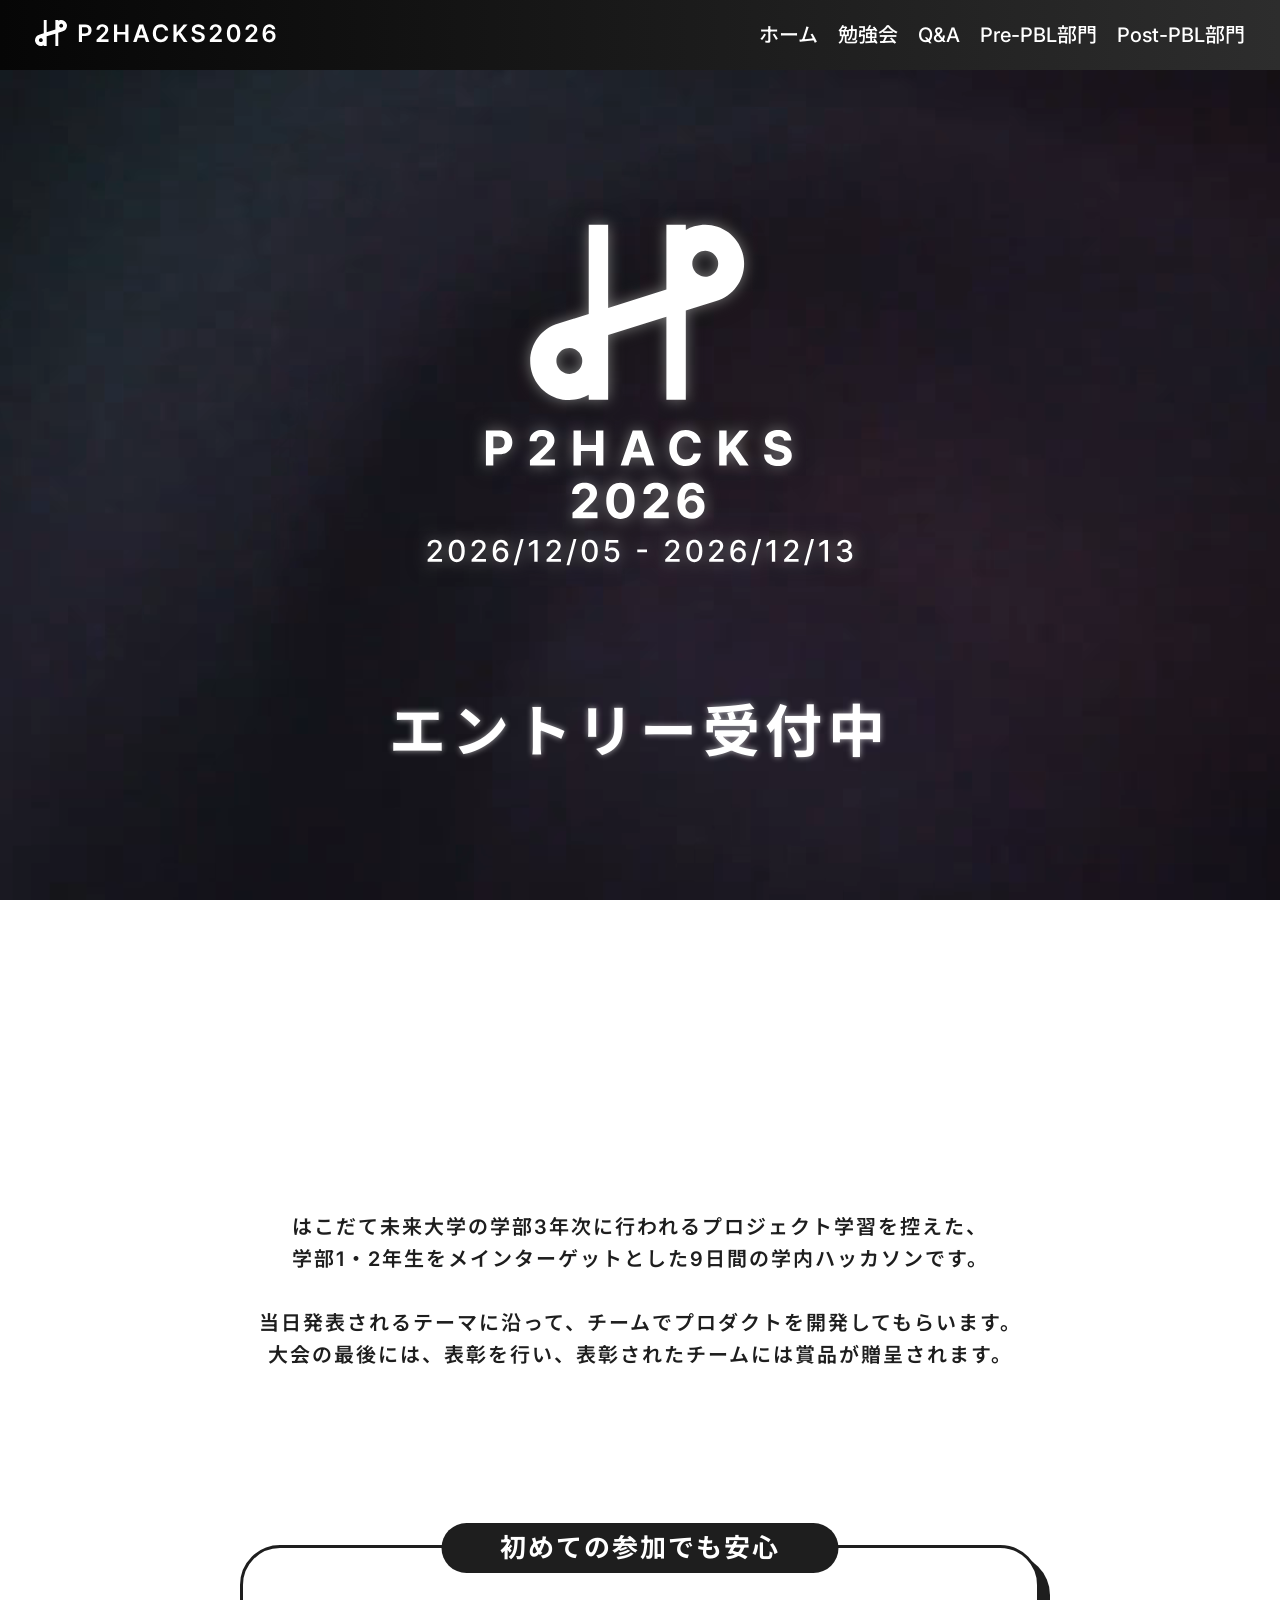
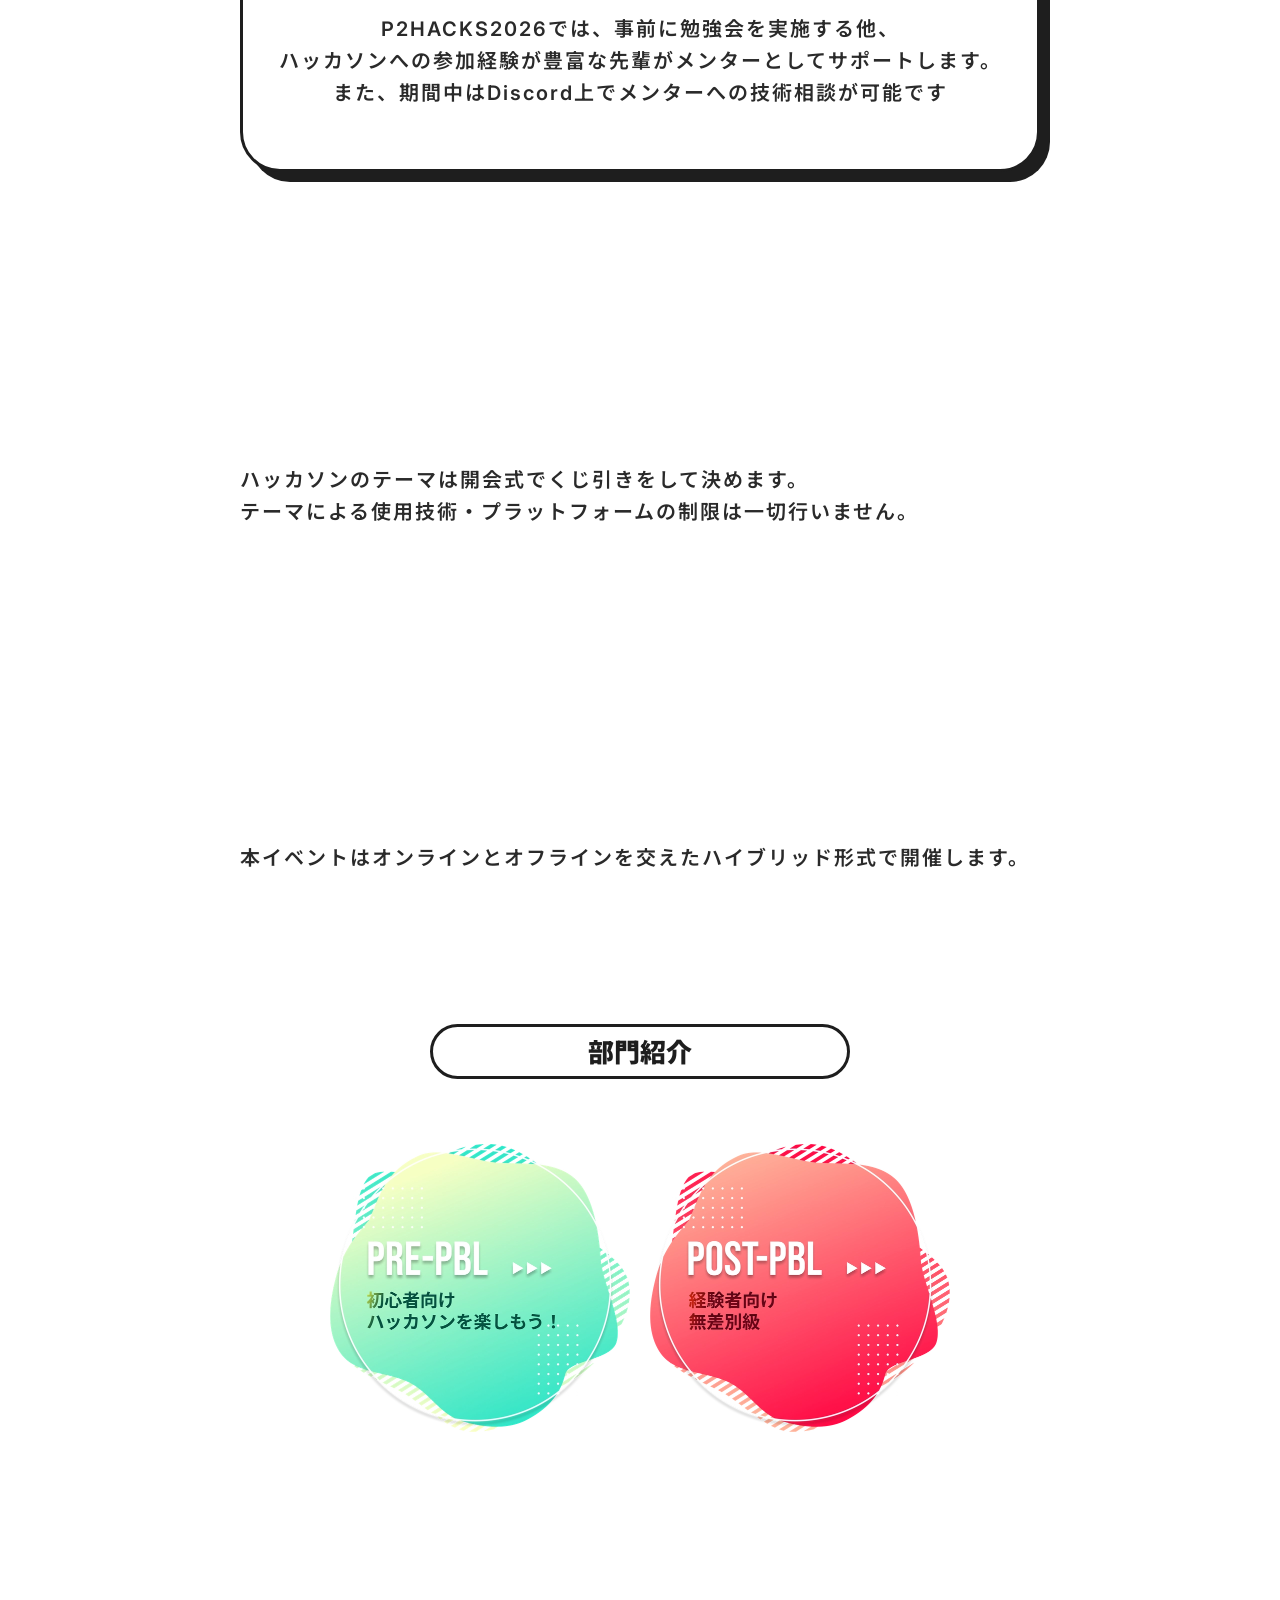
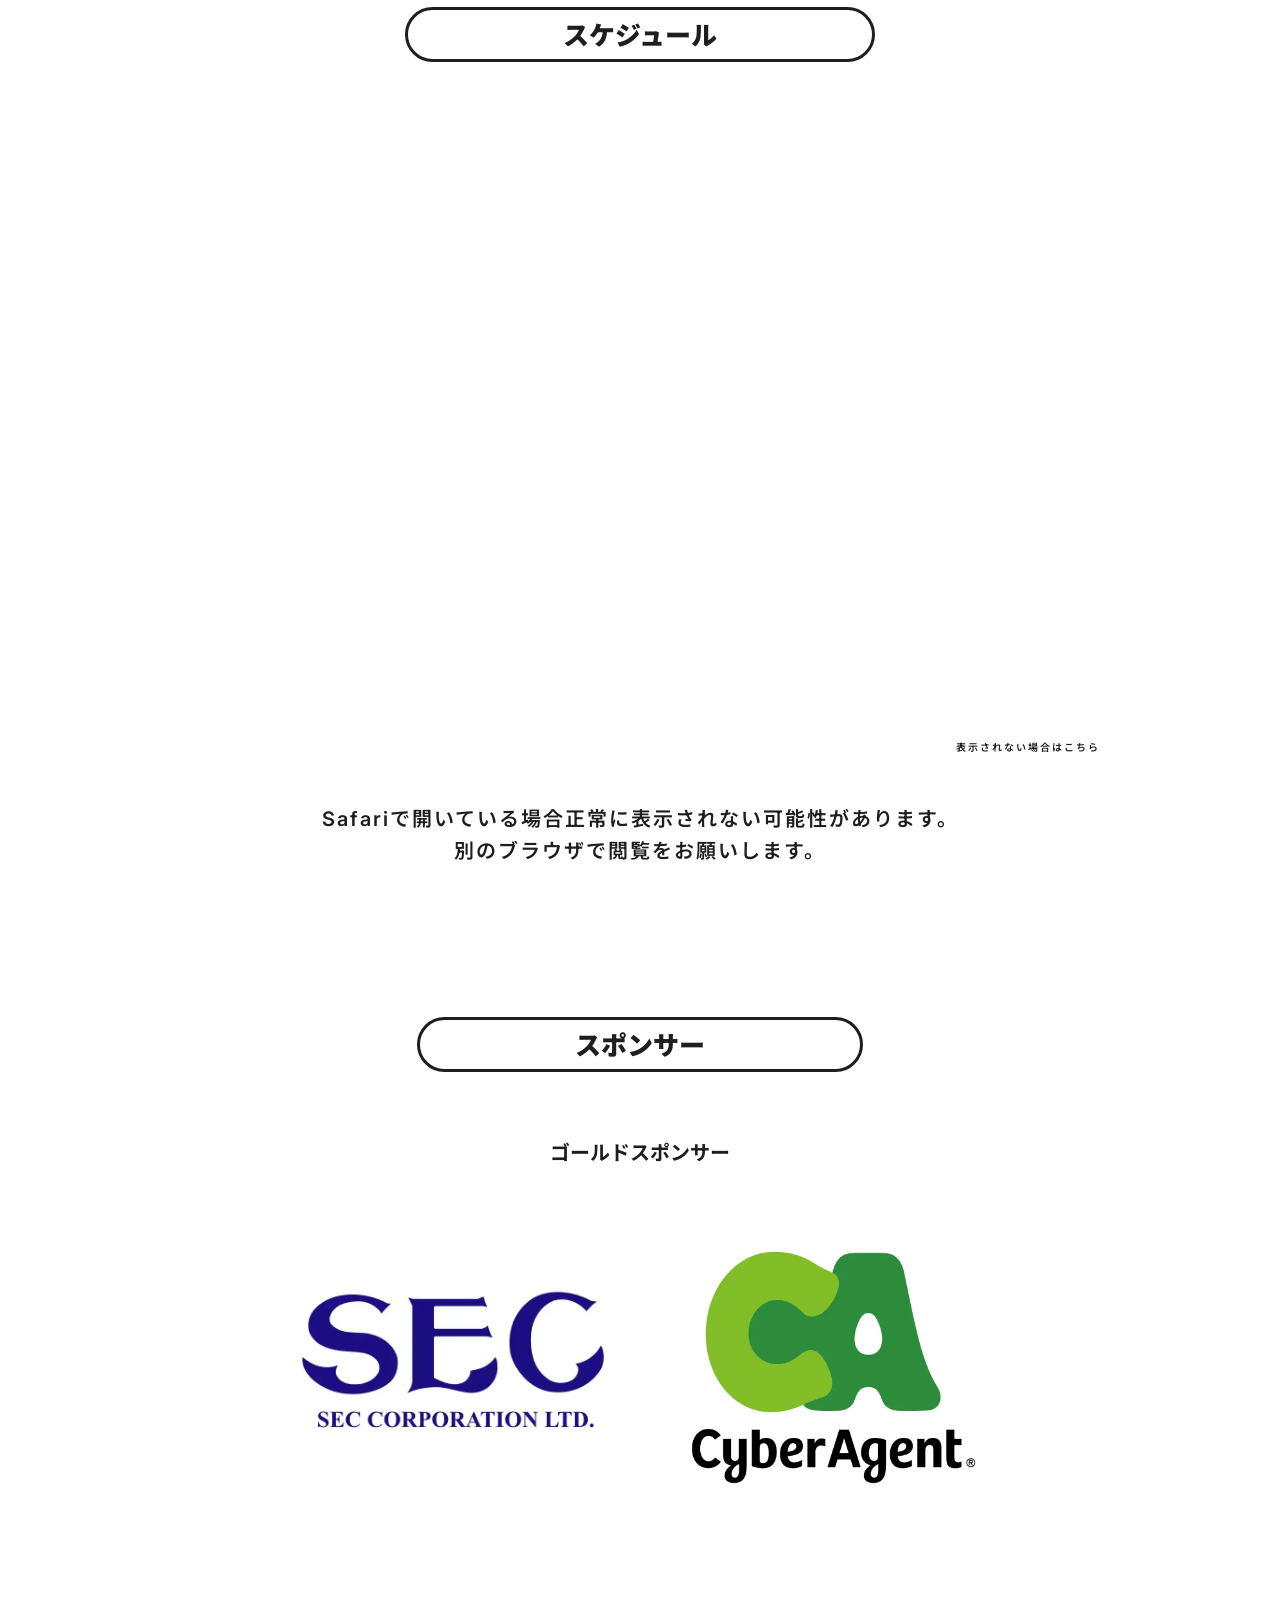
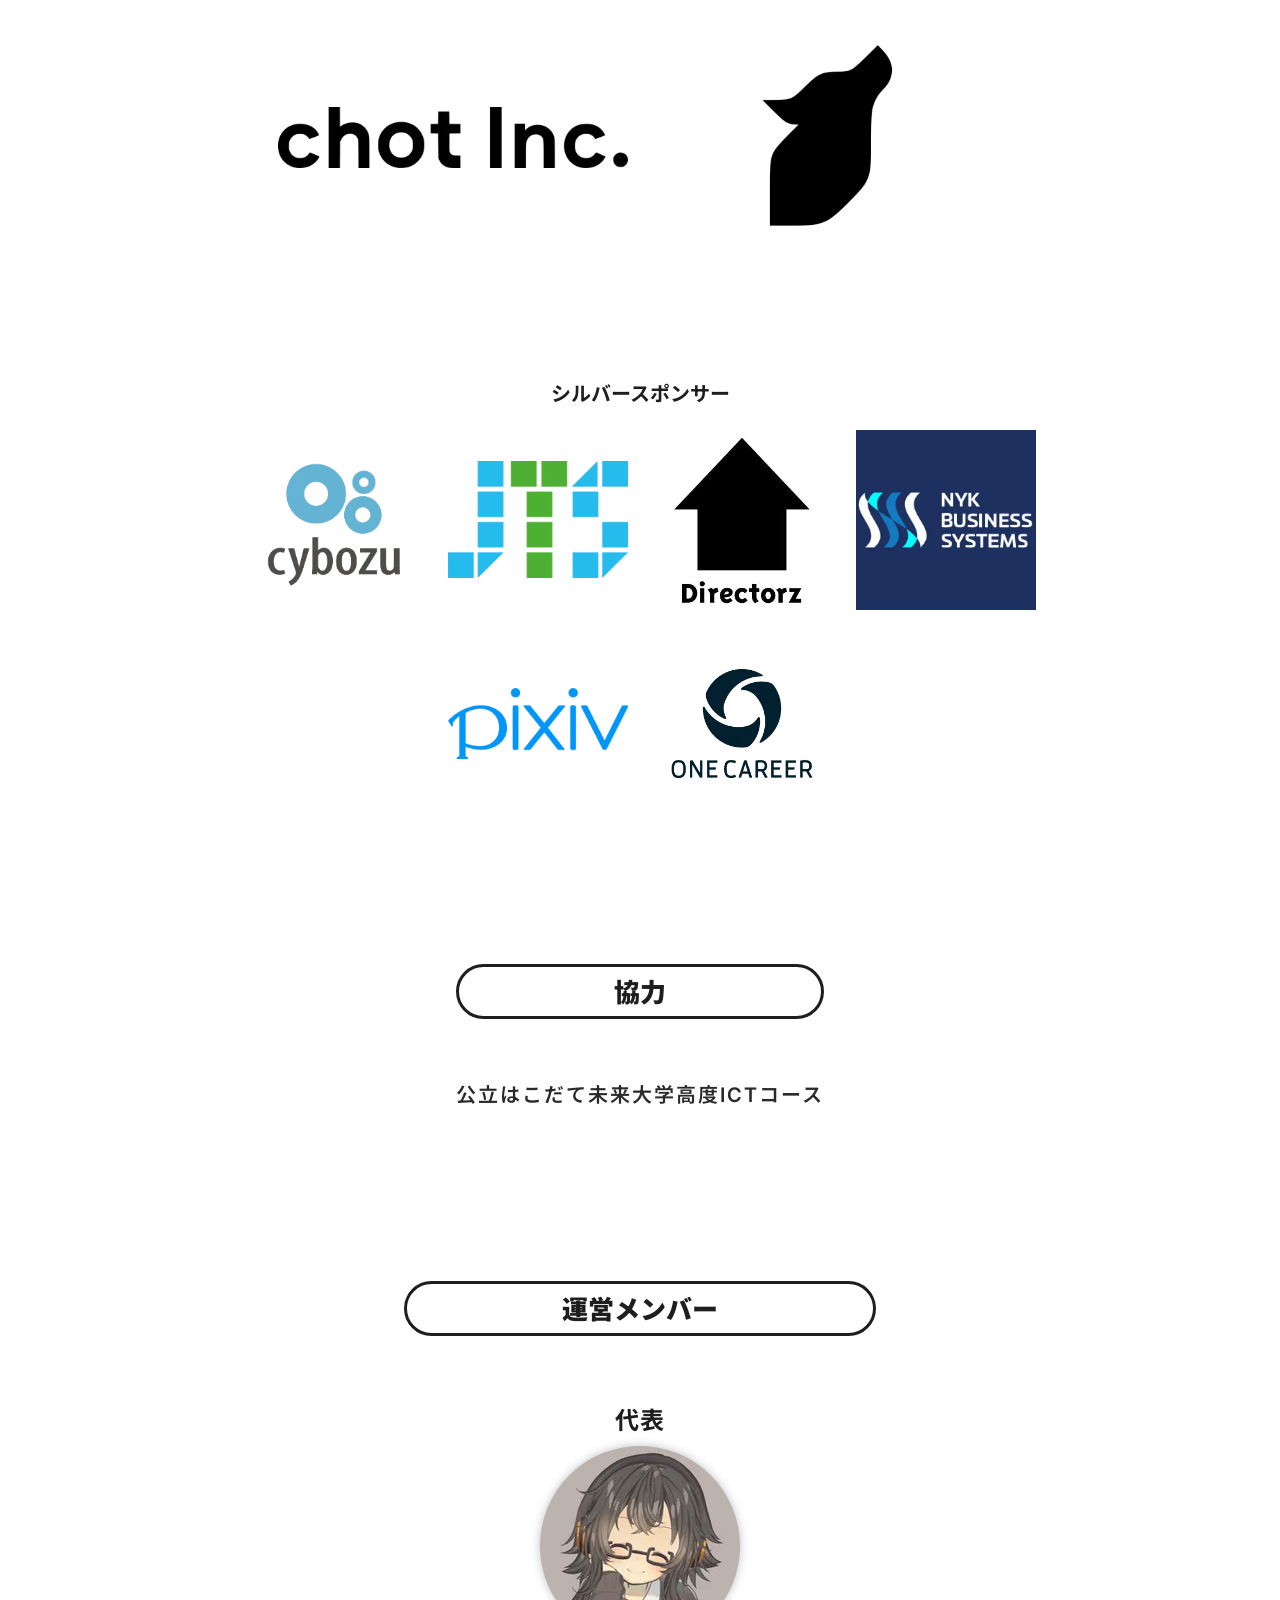
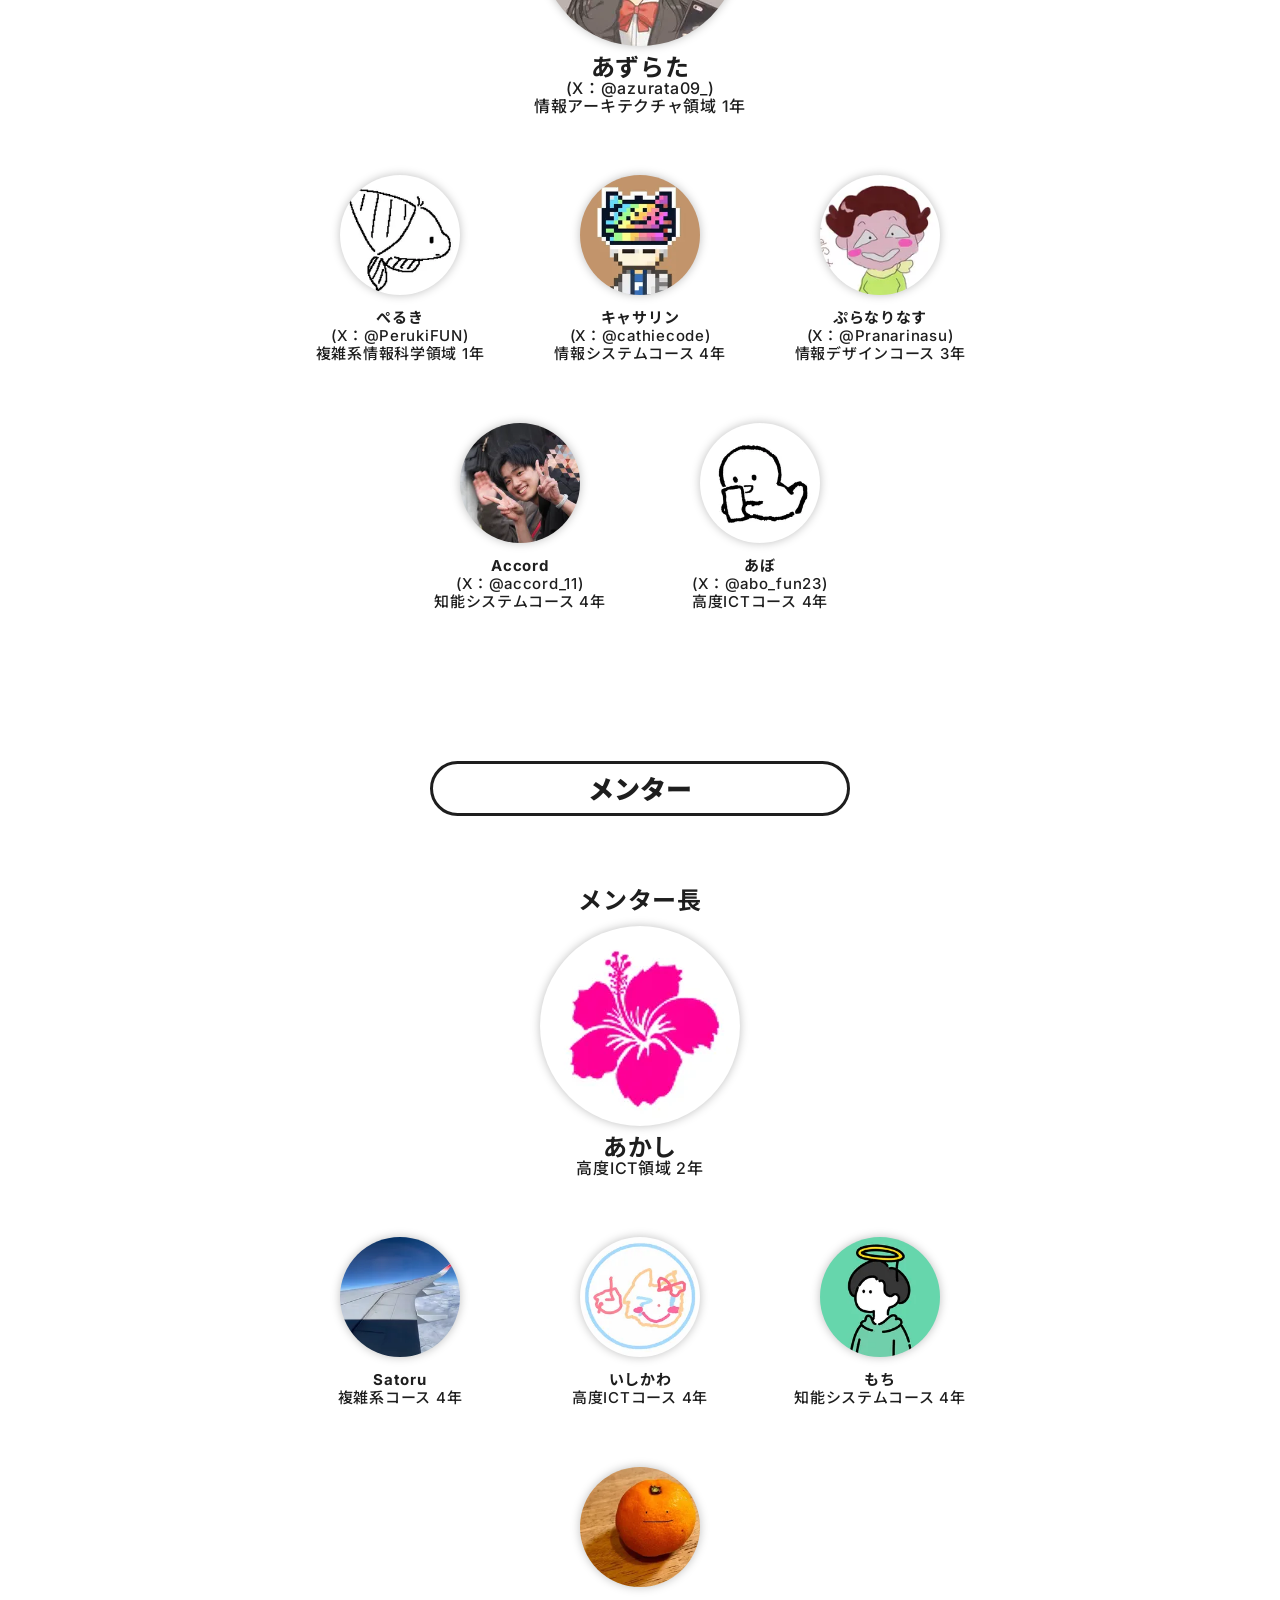
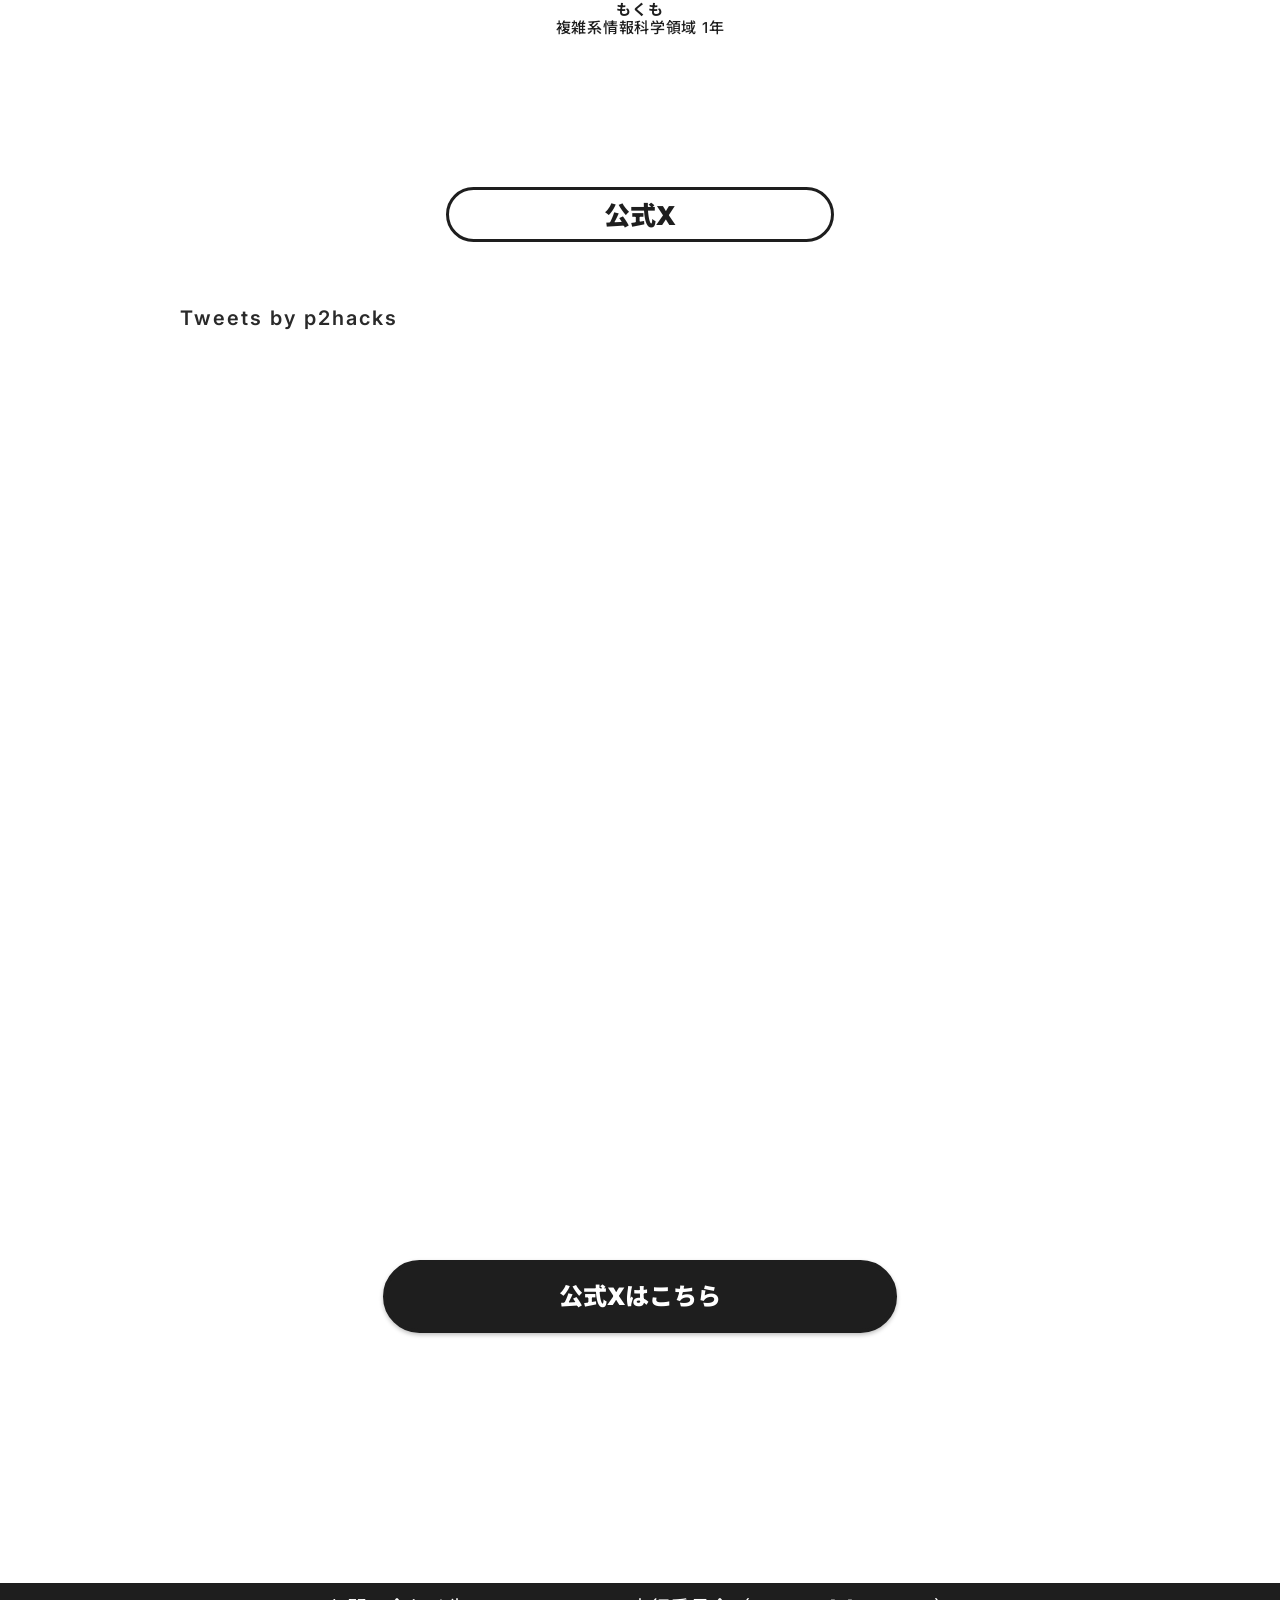
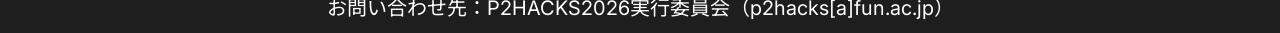
<file: index.html>
<!DOCTYPE html><html lang="ja"> <head><meta charset="UTF-8"><meta name="viewport" content="width=device-width, initial-scale=1.0"><title>P2HACKS2026</title><link rel="preconnect" href="https://fonts.googleapis.com"><link rel="preconnect" href="https://fonts.gstatic.com" crossorigin><link href="https://fonts.googleapis.com/css2?family=Inter:ital,opsz,wght@0,14..32,100..900;1,14..32,100..900&family=Noto+Sans+JP:wght@100..900&family=Noto+Sans:ital,wght@0,100..900;1,100..900&display=swap" rel="stylesheet"><link rel="icon" href="/favicon.ico"><meta property="og:title" content="P2HACKS2026"><meta property="og:site_name" content="P2HACKS2026"><meta property="og:url" content="https://p2hacks2026.github.io/"><meta property="og:image" content="https://p2hacks2026.github.io/ogp.png"><meta property="og:type" content="website"><meta name="twitter:card" content="summary_large_image"><!-- <ViewTransitions /> --><link rel="stylesheet" href="/astroassets/index.DAKA0esa.css">
<link rel="stylesheet" href="/astroassets/index.DFA_vpJS.css">
<style>.TrimLineFader[data-astro-cid-slod673q]{display:inline-block;position:relative}.TrimLineFader[data-astro-cid-slod673q].block{display:block}.inner[data-astro-cid-slod673q]{display:inline-block;visibility:hidden;transition:visibility step-end .25s;@media (prefers-reduced-motion: reduce){visibility:visible}}.TrimLineFader[data-astro-cid-slod673q].block .inner[data-astro-cid-slod673q]{display:block}.TrimLineFader[data-astro-cid-slod673q]:before{position:absolute;background-color:var(--color-text);inset:0;opacity:0;content:" "}.TrimLineFader[data-astro-cid-slod673q].is-visible .inner[data-astro-cid-slod673q]{visibility:visible}.TrimLineFader[data-astro-cid-slod673q].is-visible:before{animation:FadingCover ease-in-out .5s forwards;@media (prefers-reduced-motion: reduce){animation:none;opacity:0}}@keyframes FadingCover{0%{transform:scaleX(0);transform-origin:0 0;opacity:0}49%{transform:scaleX(1);transform-origin:0 0;opacity:1}50%{transform:scaleX(1);transform-origin:100% 100%;opacity:1}99%{transform:scaleX(0);transform-origin:100% 100%;opacity:0}to{transform:scaleX(0);transform-origin:100% 100%;opacity:0}}
.ArticleDescription[data-astro-cid-cta3o4h5]{text-align:center;font-weight:600;@media screen and (min-width: 590px){line-height:160%;letter-spacing:.1em}}.ArticleSection[data-astro-cid-worou3s5]{font-weight:600}.main[data-astro-cid-sxfw5txc]{font-size:3em;text-align:center;color:var(--color-text);font-weight:700;font-family:Inter}.sub[data-astro-cid-sxfw5txc]{color:var(--color-text);text-align:center;font-size:1em;font-weight:400;line-height:160%;letter-spacing:.5em}.WrappedBox[data-astro-cid-642ucxle]{padding-top:24px}.box[data-astro-cid-642ucxle]{position:relative;border-radius:40px;border:3px solid var(--color-text);background:#fff;box-shadow:10px 10px 0 0 var(--color-text);padding:40px 25px 35px;color:var(--color-text-alt);text-align:center;font-style:normal;font-weight:600;line-height:160%;letter-spacing:.1em;@media screen and (min-width: 1025px){padding:65px 20px 60px}}.title[data-astro-cid-642ucxle]{box-sizing:border-box;position:absolute;top:0;left:50%;transform:translate(-50%,-50%);border-radius:30px;background:var(--color-text);padding:0 25px;height:2.5rem;line-height:2.5rem;vertical-align:middle;word-break:keep-all;color:#fff;text-align:center;font-size:1.3em;font-weight:900;@media screen and (min-width: 1025px){padding:0 40px;min-width:50%}}
.SectionParagraph[data-astro-cid-y54r4ufh]{margin:30px 0 0;color:var(--color-text-alt);font-weight:600;line-height:160%;letter-spacing:.1em;padding:0;@media screen and (min-width: 590px){margin:60px 0 0}}.SectionTitle[data-astro-cid-azbpcp4f]{display:inline-block;color:var(--color-text);font-size:2em;font-style:normal;font-weight:900;line-height:1.3em;width:100%}.inner[data-astro-cid-azbpcp4f]{padding-left:.35em;border-left:var(--color-text) solid .35em}
</style><script type="module" src="/astroassets/hoisted.B7hGH2Tz.js"></script></head> <body> <!-- You found yet another hidden text by web administrator! --> <!-- Sorry for lacking of fancy ascii art. I don't want to waste your bandwidth too much ;) --> <header class="Header" data-astro-cid-3ef6ksr2> <a href="/" data-astro-cid-3ef6ksr2> <img src="/astroassets/logo-full.DOcCIg4U_1nrVyT.svg" class="logo" alt="P2HACKS2026" loading="eager" data-astro-cid-3ef6ksr2 width="242" height="36" decoding="async"> </a> <div style="flex: 1 1;" data-astro-cid-3ef6ksr2></div> <button class="sp-menu-button" aria-label="メニュー" aria-expanded="false" aria-controls="sp-menu" data-astro-cid-3ef6ksr2> <img src="/astroassets/menu.6G0GigwO_1Tq0Xw.svg" alt="Open menu" loading="eager" data-astro-cid-3ef6ksr2 width="24" height="24" decoding="async"> </button> <div class="tbpc-menu" data-astro-cid-3ef6ksr2> <a href="/" data-astro-cid-3ef6ksr2>ホーム</a> <a href="/seminner" data-astro-cid-3ef6ksr2>勉強会</a> <a href="/qa" data-astro-cid-3ef6ksr2>Q&A</a> <a href="/prepbl" data-astro-cid-3ef6ksr2>Pre-PBL部門</a> <a href="/postpbl" data-astro-cid-3ef6ksr2>Post-PBL部門</a> </div> <div class="sp-menu" id="sp-menu" data-sp-menu data-astro-cid-3ef6ksr2> <nav class="sp-menu-nav" data-astro-cid-3ef6ksr2> <ul data-astro-cid-3ef6ksr2> <li data-astro-cid-3ef6ksr2><a href="/" data-astro-cid-3ef6ksr2>ホーム</a></li> <li data-astro-cid-3ef6ksr2><a href="/seminner" data-astro-cid-3ef6ksr2>勉強会</a></li> <li data-astro-cid-3ef6ksr2><a href="/qa" data-astro-cid-3ef6ksr2>Q&A</a></li> <li data-astro-cid-3ef6ksr2><a href="/prepbl" data-astro-cid-3ef6ksr2>Pre-PBL部門</a></li> <li data-astro-cid-3ef6ksr2><a href="/postpbl" data-astro-cid-3ef6ksr2>Post-PBL部門</a></li> </ul> </nav> </div> </header>   <div style="min-height: 100vh">         <style>
  #TopLevelLoaderPlaceHolder {
    display: none;
  }

  .TopLevelLoader-activated {
    display: block !important;
    position: fixed;
    top: 0;
    left: 0;
    right: 0;
    bottom: 0;
    z-index: 999;
    opacity: 1;
    background-color: #fff;
    touch-action: none;
    pointer-events: none;
    transition: opacity 0.3s;
  }

  #TopLevelLoaderPlaceHolder .TopLevelLoader__icon {
    visibility: hidden;
  }

  .TopLevelLoader-loading .TopLevelLoader__icon {
    /* TODO: Show logo */
    visibility: visible !important;
  }

  .TopLevelLoader-loaded {
    background-color: #fff;
    touch-action: none;
    pointer-events: none;
    opacity: 0;
  }

  .TopLevelLoader__icon {
    position: absolute;
    top: 50%;
    left: 50%;
    transform: translate(-50%, -50%);
    width: 100px;
    height: 100px;
  }
</style><div id="TopLevelLoaderPlaceHolder" aria-hidden="true"> <img class="TopLevelLoader__icon" src="/loader.gif" fetchpriority="high"> </div> <script>
  (async () => {
    const loaderDiv = document.getElementById("TopLevelLoaderPlaceHolder");
    const wait = (ms) => new Promise((resolve) => setTimeout(resolve, ms));

    let loaded = false;

    window.addEventListener("load", () => {
      loaded = true;
    });

    const waitLoad = () =>
      new Promise((resolve) => window.addEventListener("load", resolve));

    loaderDiv.classList.add("TopLevelLoader-activated");

    await wait(500);

    if (!loaded) {
      loaderDiv.classList.add("TopLevelLoader-loading");

      await Promise.race([wait(5000), waitLoad()]);
    }

    loaderDiv.classList.add("TopLevelLoader-loaded");

    await wait(3000);

    loaderDiv.remove();
  })();
</script> <div class="Hero" data-astro-cid-bbe6dxrz>  <img class="HeroBackground" src="/hero-background-fallback.png" alt="" width="1440" height="1025" fetchpriority="high" data-astro-cid-j7pv25f6> <video class="HeroBackground" autoplay loop muted playsinline poster="/hero-background-fallback.png" aria-hidden="true" data-astro-cid-j7pv25f6> <source src="/astroassets/hero-background.CC3irXQH.webm" type="video/webm" data-astro-cid-j7pv25f6> </video> <div class="HeroBox" data-astro-cid-j7pv25f6> <h1 data-astro-cid-j7pv25f6> <img src="/astroassets/logo-hero.BGmuaHL8_XY6Pg.svg" style="display: block;" loading="eager" alt="P2HACKS2026 2026/12/05 - 2026/12/13" data-astro-cid-j7pv25f6 width="624" height="513" decoding="async"> </h1> <div class="HeroStatus" data-astro-cid-j7pv25f6>エントリー受付中</div> </div>  </div>  <div class="Article" data-astro-cid-q7kxohas>  <div class="Container" data-astro-cid-d6puh33w> <div class="inner" data-astro-cid-d6puh33w>  <section data-astro-cid-j7pv25f6> <h2 data-astro-cid-j7pv25f6> <div class="ArticleTitle" data-astro-cid-sxfw5txc> <div class="main" data-astro-cid-sxfw5txc> <div class="TrimLineFader" data-fader data-astro-cid-slod673q> <div class="inner" data-astro-cid-slod673q>  
What is P2HACKS?
  </div> </div>   </div> <div class="sub" data-astro-cid-sxfw5txc> <div class="TrimLineFader" data-fader data-astro-cid-slod673q> <div class="inner" data-astro-cid-slod673q> P2HACKSってなに？ </div> </div>   </div> </div>  </h2> <div style="height: 3em;"></div> <p data-astro-cid-j7pv25f6> <div class="ArticleDescription" data-astro-cid-cta3o4h5> 
はこだて未来大学の学部3年次に行われるプロジェクト学習を控えた、<br class="PcBr" data-astro-cid-5ppyrame> 
学部1・2年生をメインターゲットとした9日間の学内ハッカソンです。
<br data-astro-cid-j7pv25f6><br data-astro-cid-j7pv25f6>
当日発表されるテーマに沿って、チームでプロダクトを開発してもらいます。<br class="PcBr" data-astro-cid-5ppyrame> 
大会の最後には、表彰を行い、表彰されたチームには賞品が贈呈されます。
 </div>  </p> </section> <div style="height: 7.5em;"></div> <section data-astro-cid-j7pv25f6> <div class="ArticleSection" data-astro-cid-worou3s5>  <div class="WrappedBox" data-astro-cid-642ucxle> <div class="box" data-astro-cid-642ucxle> <div class="title" data-astro-cid-642ucxle> <h2 data-astro-cid-j7pv25f6>初めての参加でも安心</h2> </div>   <p class="yoshina-text-align-center" data-astro-cid-j7pv25f6>
P2HACKS2026では、事前に勉強会を実施する他、<br class="PcBr" data-astro-cid-5ppyrame> 
ハッカソンへの参加経験が豊富な先輩がメンターとしてサポートします。<br class="PcBr" data-astro-cid-5ppyrame> 
また、期間中はDiscord上でメンターへの技術相談が可能です
</p>  </div> </div>   </div>  </section> <div style="height: 9em;"></div> <section data-astro-cid-j7pv25f6> <div class="ArticleSection" data-astro-cid-worou3s5>  <h2 data-astro-cid-j7pv25f6> <div class="TrimLineFader" data-fader data-astro-cid-slod673q> <div class="inner" data-astro-cid-slod673q>  <div class="SectionTitle" data-astro-cid-azbpcp4f> <div class="inner" data-astro-cid-azbpcp4f> テーマは当日発表 </div> </div>  </div> </div>    </h2> <p data-astro-cid-j7pv25f6> <div class="SectionParagraph" data-astro-cid-y54r4ufh> 
ハッカソンのテーマは開会式でくじ引きをして決めます。<br data-astro-cid-j7pv25f6>
テーマによる使用技術・プラットフォームの制限は一切行いません。
 </div>  </p>  </div>  </section> <div style="height: 7.5em;"></div> <section data-astro-cid-j7pv25f6> <div class="ArticleSection" data-astro-cid-worou3s5>  <h2 data-astro-cid-j7pv25f6> <div class="TrimLineFader" data-fader data-astro-cid-slod673q> <div class="inner" data-astro-cid-slod673q>  <div class="SectionTitle" data-astro-cid-azbpcp4f> <div class="inner" data-astro-cid-azbpcp4f> 
はこだて未来大学にて<br data-astro-cid-j7pv25f6>ハイブリッド開催
 </div> </div>  </div> </div>    </h2> <p data-astro-cid-j7pv25f6> <div class="SectionParagraph" data-astro-cid-y54r4ufh> 
本イベントはオンラインとオフラインを交えたハイブリッド形式で開催します。
 </div>  </p>  </div>  </section>  </div> </div>  <div style="height: 7.5em;"></div> <div class="Container" data-astro-cid-d6puh33w> <div class="inner is-large" data-astro-cid-d6puh33w>  <section data-astro-cid-j7pv25f6> <div class="ArticleSection" data-astro-cid-worou3s5>  <h2 data-astro-cid-j7pv25f6> <div class="WrappedHeadding" data-astro-cid-npi7spkl> <div class="inner" data-astro-cid-npi7spkl> 部門紹介 </div> </div>  </h2> <div style="height: 65px" data-astro-cid-j7pv25f6></div> <div class="section-gallery" data-astro-cid-j7pv25f6> <a href="/prepbl" data-astro-cid-j7pv25f6> <img src="/astroassets/logo_pre-pbl.DhNnZTHh_Z1EYGJ7.webp" style="width: 300px; height: 300px;" alt="PRE-PBL 初心者向けハッカソンを楽しもう" data-astro-cid-j7pv25f6 width="600" height="600" loading="lazy" decoding="async"> </a> <a href="/postpbl" data-astro-cid-j7pv25f6> <img src="/astroassets/logo_post-pbl.C9ytakXK_1Mc0iV.webp" style="width: 300px; height: 300px;" alt="POST-PBL 履修経験を問わず参加可能" data-astro-cid-j7pv25f6 width="600" height="600" loading="lazy" decoding="async"> </a> </div>  </div>  </section> <div style="height: 8.5em;"></div> <section data-astro-cid-j7pv25f6> <div class="ArticleSection" data-astro-cid-worou3s5>  <h2 data-astro-cid-j7pv25f6> <div class="WrappedHeadding" data-astro-cid-npi7spkl> <div class="inner" data-astro-cid-npi7spkl> スケジュール </div> </div>  </h2> <div class="SectionParagraph" data-astro-cid-y54r4ufh>  <iframe class="schedule-frame" src="https://calendar.google.com/calendar/embed?height=600&wkst=1&ctz=Asia%2FTokyo&bgcolor=%23ffffff&mode=AGENDA&showDate=0&showPrint=0&showTitle=0&src=c_e0a6dcf4bd7d4005b1508a7e0ef20fb8eb6afb9fad47b7a888368a822d7162f0%40group.calendar.google.com&color=%237986CB" style="border-width:0" width="292" height="600" frameborder="0" scrolling="no" data-astro-cid-j7pv25f6></iframe> <div style="text-align: right; font-size: 0.5em;" data-astro-cid-j7pv25f6> <a style="color: var(--color-text); text-decoration: none;" href="https://calendar.google.com/calendar/embed?wkst=1&ctz=Asia%2FTokyo&bgcolor=%23ffffff&showPrint=0&showTabs=0&showTz=0&showCalendars=0&mode=AGENDA&showDate=0&src=c_e0a6dcf4bd7d4005b1508a7e0ef20fb8eb6afb9fad47b7a888368a822d7162f0%40group.calendar.google.com&color=%237986CB" data-astro-cid-j7pv25f6>表示されない場合はこちら</a> </div>  </div>  <div style="height: 2em;"></div> <div class="ArticleDescription" data-astro-cid-cta3o4h5> 
Safariで開いている場合正常に表示されない可能性があります。<br class="PcBr" data-astro-cid-5ppyrame> 
別のブラウザで閲覧をお願いします。
 </div>   </div>  </section> <div style="height: 7.5em;"></div> <section data-astro-cid-j7pv25f6> <div class="ArticleSection" data-astro-cid-worou3s5>  <h2 data-astro-cid-j7pv25f6> <div class="WrappedHeadding" data-astro-cid-npi7spkl> <div class="inner" data-astro-cid-npi7spkl> スポンサー </div> </div>  </h2> <div style="height: 3.5em;"></div> <h3 style="text-align: center" data-astro-cid-j7pv25f6>ゴールドスポンサー</h3> <div class="SponsorGallery" data-astro-cid-wgpc3yvx> <div class="SponsorGalleryItem gold" data-astro-cid-xmup3e23>  <a href="https://www.secnet.co.jp/" data-astro-cid-eycpdzdb> <img src="/astroassets/sec.DW9YLSTA_19Vg43.webp" class="SponsorLogo" alt="株式会社エスイーシー" data-astro-cid-eycpdzdb width="750" height="750" loading="lazy" decoding="async"> </a>   </div> <div class="SponsorGalleryItem gold" data-astro-cid-xmup3e23>  <a href="https://www.cyberagent.co.jp/" data-astro-cid-eycpdzdb> <img src="/astroassets/ca.kJ4ECthj_ZyIHuk.webp" class="SponsorLogo" alt="株式会社サイバーエージェント" data-astro-cid-eycpdzdb width="1090" height="952" loading="lazy" decoding="async"> </a>   </div> <div class="SponsorGalleryItem gold" data-astro-cid-xmup3e23>  <a href="https://chot-inc.com/" data-astro-cid-eycpdzdb> <img src="/astroassets/chot.CCS9WBz3_Z14b0kX.webp" class="SponsorLogo" alt="ちょっと株式会社" data-astro-cid-eycpdzdb width="1000" height="176" loading="lazy" decoding="async"> </a>   </div> <div class="SponsorGalleryItem gold" data-astro-cid-xmup3e23>  <a href="https://www.fenrir-inc.com/jp/" data-astro-cid-eycpdzdb> <img src="/astroassets/fenrer.BwVPMxHN_Z1q3vnM.webp" class="SponsorLogo" alt="フェンリル株式会社" data-astro-cid-eycpdzdb width="1080" height="1080" loading="lazy" decoding="async"> </a>   </div>  </div>  <div style="height: 3.5em;"></div> <h3 style="text-align: center" data-astro-cid-j7pv25f6>シルバースポンサー</h3> <div class="SponsorGallery" data-astro-cid-wgpc3yvx> <div class="SponsorGalleryItem silver" data-astro-cid-xmup3e23>  <a href="https://cybozu.co.jp/" data-astro-cid-eycpdzdb> <img src="/astroassets/cybozu.iOxhJpb9_Z19BNg2.webp" class="SponsorLogo" alt="サイボウズ株式会社" data-astro-cid-eycpdzdb width="517" height="457" loading="lazy" decoding="async"> </a>   </div> <div class="SponsorGalleryItem silver" data-astro-cid-xmup3e23>  <a href="https://www.jtsnet.co.jp/" data-astro-cid-eycpdzdb> <img src="/astroassets/jts.DSmEFYva_Z2pQ4Jf.webp" class="SponsorLogo" alt="株式会社ジャパンテクニカルソフトウェア" data-astro-cid-eycpdzdb width="500" height="327" loading="lazy" decoding="async"> </a>   </div> <div class="SponsorGalleryItem silver" data-astro-cid-xmup3e23>  <a href="https://directorz.co.jp/" data-astro-cid-eycpdzdb> <img src="/astroassets/directorz.ou2Z2OfH_wCzOC.webp" class="SponsorLogo" alt="株式会社ディレクターズ" data-astro-cid-eycpdzdb width="270" height="324" loading="lazy" decoding="async"> </a>   </div> <div class="SponsorGalleryItem silver" data-astro-cid-xmup3e23>  <a href="https://www.nykbs.co.jp/" data-astro-cid-eycpdzdb> <img src="/astroassets/nbs.BxtZw9GP_ZNU511.webp" class="SponsorLogo" alt="株式会社NYK Business Systems" data-astro-cid-eycpdzdb width="500" height="500" loading="lazy" decoding="async"> </a>   </div> <div class="SponsorGalleryItem silver" data-astro-cid-xmup3e23>  <a href="https://www.pixiv.co.jp/" data-astro-cid-eycpdzdb> <img src="/astroassets/pixiv.DXYsoKsu_ZQwJbt.webp" class="SponsorLogo" alt="ピクシブ株式会社" data-astro-cid-eycpdzdb width="500" height="196" loading="lazy" decoding="async"> </a>   </div> <div class="SponsorGalleryItem silver" data-astro-cid-xmup3e23>  <a href="https://onecareer.co.jp/" data-astro-cid-eycpdzdb> <img src="/astroassets/onecarrer.B_r8BEja_1vRDsP.webp" class="SponsorLogo" alt="株式会社ワンキャリア" data-astro-cid-eycpdzdb width="332" height="274" loading="lazy" decoding="async"> </a>   </div>  </div>   </div>  </section> <div style="height: 7.5em;"></div> <section data-astro-cid-j7pv25f6> <div class="ArticleSection" data-astro-cid-worou3s5>  <h2 data-astro-cid-j7pv25f6> <div class="WrappedHeadding" data-astro-cid-npi7spkl> <div class="inner" data-astro-cid-npi7spkl> 協力 </div> </div>  </h2> <div class="SectionParagraph" data-astro-cid-y54r4ufh>  <ul style="text-align: center" data-astro-cid-j7pv25f6> <li data-astro-cid-j7pv25f6>公立はこだて未来大学高度ICTコース</li> </ul>  </div>   </div>  </section> <div style="height: 7.5em;"></div> <section data-astro-cid-j7pv25f6> <div class="ArticleSection" data-astro-cid-worou3s5>  <div class="WrappedHeadding" data-astro-cid-npi7spkl> <div class="inner" data-astro-cid-npi7spkl> 運営メンバー </div> </div>  <div class="MemberGallery" data-astro-cid-cjfoe7jl> <div class="inner" data-astro-cid-cjfoe7jl>  <div class="MemberGalleryItem is-large" data-astro-cid-3u6icvsj>  <a class="Member is-large" href="https://x.com/azurata09_" data-astro-cid-exjcnk3b> <div class="role" data-astro-cid-exjcnk3b>代表</div> <img src="/astroassets/icon_azurata09_.B7GlOI9N_Z16Clt4.webp" class="image" alt="" data-astro-cid-exjcnk3b width="200" height="200" loading="lazy" decoding="async"> <div data-astro-cid-exjcnk3b> <span class="name" data-astro-cid-exjcnk3b>あずらた</span><br data-astro-cid-exjcnk3b>   <span class="social" data-astro-cid-exjcnk3b> (X：@azurata09_) </span> <br data-astro-cid-exjcnk3b>   <span class="jobtitle" data-astro-cid-exjcnk3b>情報アーキテクチャ領域 1年</span> </div> </a>   </div>  <div class="MemberGalleryItem" data-astro-cid-3u6icvsj>  <a class="Member" href="https://x.com/PerukiFUN" data-astro-cid-exjcnk3b>  <img src="/astroassets/icon_peruki.BIICbB0p_2wNAkG.webp" class="image" alt="" data-astro-cid-exjcnk3b width="200" height="200" loading="lazy" decoding="async"> <div data-astro-cid-exjcnk3b> <span class="name" data-astro-cid-exjcnk3b>ぺるき</span><br data-astro-cid-exjcnk3b>   <span class="social" data-astro-cid-exjcnk3b> (X：@PerukiFUN) </span> <br data-astro-cid-exjcnk3b>   <span class="jobtitle" data-astro-cid-exjcnk3b>複雑系情報科学領域 1年</span> </div> </a>   </div>  <div class="MemberGalleryItem" data-astro-cid-3u6icvsj>  <a class="Member" href="https://x.com/cathiecode" data-astro-cid-exjcnk3b>  <img src="/astroassets/icon_cathiecode.as7i06bb_v8XJq.webp" class="image" alt="" data-astro-cid-exjcnk3b width="200" height="200" loading="lazy" decoding="async"> <div data-astro-cid-exjcnk3b> <span class="name" data-astro-cid-exjcnk3b>キャサリン</span><br data-astro-cid-exjcnk3b>   <span class="social" data-astro-cid-exjcnk3b> (X：@cathiecode) </span> <br data-astro-cid-exjcnk3b>   <span class="jobtitle" data-astro-cid-exjcnk3b>情報システムコース 4年</span> </div> </a>   </div>  <div class="MemberGalleryItem" data-astro-cid-3u6icvsj>  <a class="Member" href="https://x.com/Pranarinasu" data-astro-cid-exjcnk3b>  <img src="/astroassets/icon_pranarinasu.B-1vKNsL_Z1BWWek.webp" class="image" alt="" data-astro-cid-exjcnk3b width="200" height="200" loading="lazy" decoding="async"> <div data-astro-cid-exjcnk3b> <span class="name" data-astro-cid-exjcnk3b>ぷらなりなす</span><br data-astro-cid-exjcnk3b>   <span class="social" data-astro-cid-exjcnk3b> (X：@Pranarinasu) </span> <br data-astro-cid-exjcnk3b>   <span class="jobtitle" data-astro-cid-exjcnk3b>情報デザインコース 3年</span> </div> </a>   </div>  <div class="MemberGalleryItem" data-astro-cid-3u6icvsj>  <a class="Member" href="https://x.com/accord_11" data-astro-cid-exjcnk3b>  <img src="/astroassets/icon_accord.BwcRYYQ4_Z1Kylgz.webp" class="image" alt="" data-astro-cid-exjcnk3b width="200" height="200" loading="lazy" decoding="async"> <div data-astro-cid-exjcnk3b> <span class="name" data-astro-cid-exjcnk3b>Accord</span><br data-astro-cid-exjcnk3b>   <span class="social" data-astro-cid-exjcnk3b> (X：@accord_11) </span> <br data-astro-cid-exjcnk3b>   <span class="jobtitle" data-astro-cid-exjcnk3b>知能システムコース 4年</span> </div> </a>   </div>  <div class="MemberGalleryItem" data-astro-cid-3u6icvsj>  <a class="Member" href="https://x.com/abo_fun23" data-astro-cid-exjcnk3b>  <img src="/astroassets/icon_abo.CXPyLIE2_1hJfvt.webp" class="image" alt="" data-astro-cid-exjcnk3b width="200" height="200" loading="lazy" decoding="async"> <div data-astro-cid-exjcnk3b> <span class="name" data-astro-cid-exjcnk3b>あぼ</span><br data-astro-cid-exjcnk3b>   <span class="social" data-astro-cid-exjcnk3b> (X：@abo_fun23) </span> <br data-astro-cid-exjcnk3b>   <span class="jobtitle" data-astro-cid-exjcnk3b>高度ICTコース 4年</span> </div> </a>   </div>   </div> </div>   </div>  </section> <div style="height: 7.5em;"></div> <section data-astro-cid-j7pv25f6> <div class="ArticleSection" data-astro-cid-worou3s5>  <div class="WrappedHeadding" data-astro-cid-npi7spkl> <div class="inner" data-astro-cid-npi7spkl> メンター </div> </div>   <div class="MemberGallery" data-astro-cid-cjfoe7jl> <div class="inner" data-astro-cid-cjfoe7jl>  <div class="MemberGalleryItem is-large" data-astro-cid-3u6icvsj>  <a class="Member is-large" data-astro-cid-exjcnk3b> <div class="role" data-astro-cid-exjcnk3b>メンター長</div> <img src="/astroassets/icon_akashi.C-54sfWJ_ZQDyJe.webp" class="image" alt="" data-astro-cid-exjcnk3b width="200" height="200" loading="lazy" decoding="async"> <div data-astro-cid-exjcnk3b> <span class="name" data-astro-cid-exjcnk3b>あかし</span><br data-astro-cid-exjcnk3b>  <span class="jobtitle" data-astro-cid-exjcnk3b>高度ICT領域 2年</span> </div> </a>   </div>  <div class="MemberGalleryItem" data-astro-cid-3u6icvsj>  <a class="Member" href="https://x.com/cmd8051020498" data-astro-cid-exjcnk3b>  <img src="/astroassets/icon_satoru.DfID-scK_Z1waVzc.webp" class="image" alt="" data-astro-cid-exjcnk3b width="200" height="200" loading="lazy" decoding="async"> <div data-astro-cid-exjcnk3b> <span class="name" data-astro-cid-exjcnk3b>Satoru</span><br data-astro-cid-exjcnk3b>  <span class="jobtitle" data-astro-cid-exjcnk3b>複雑系コース 4年</span> </div> </a>   </div>  <div class="MemberGalleryItem" data-astro-cid-3u6icvsj>  <a class="Member" data-astro-cid-exjcnk3b>  <img src="/astroassets/icon_ishikawa.P5cvNMfw_Q4Soh.webp" class="image" alt="" data-astro-cid-exjcnk3b width="200" height="200" loading="lazy" decoding="async"> <div data-astro-cid-exjcnk3b> <span class="name" data-astro-cid-exjcnk3b>いしかわ</span><br data-astro-cid-exjcnk3b>  <span class="jobtitle" data-astro-cid-exjcnk3b>高度ICTコース 4年</span> </div> </a>   </div>  <div class="MemberGalleryItem" data-astro-cid-3u6icvsj>  <a class="Member" href="https://x.com/tttmochittt" data-astro-cid-exjcnk3b>  <img src="/astroassets/icon_mochi.DLXzXxT3_1avrkk.webp" class="image" alt="" data-astro-cid-exjcnk3b width="200" height="200" loading="lazy" decoding="async"> <div data-astro-cid-exjcnk3b> <span class="name" data-astro-cid-exjcnk3b>もち</span><br data-astro-cid-exjcnk3b>  <span class="jobtitle" data-astro-cid-exjcnk3b>知能システムコース 4年</span> </div> </a>   </div>  <div class="MemberGalleryItem" data-astro-cid-3u6icvsj>  <a class="Member" href="https://x.com/moqumo222" data-astro-cid-exjcnk3b>  <img src="/astroassets/icon_moqumo.CDJewQnv_15KJXa.webp" class="image" alt="" data-astro-cid-exjcnk3b width="200" height="200" loading="lazy" decoding="async"> <div data-astro-cid-exjcnk3b> <span class="name" data-astro-cid-exjcnk3b>もくも</span><br data-astro-cid-exjcnk3b>  <span class="jobtitle" data-astro-cid-exjcnk3b>複雑系情報科学領域 1年</span> </div> </a>   </div>   </div> </div>   </div>  </section> <div style="height: 7.5em;"></div> <section data-astro-cid-j7pv25f6> <div class="ArticleSection" data-astro-cid-worou3s5>  <h2 data-astro-cid-j7pv25f6> <div class="WrappedHeadding" data-astro-cid-npi7spkl> <div class="inner" data-astro-cid-npi7spkl> 公式X </div> </div>  </h2> <div class="SectionParagraph" data-astro-cid-y54r4ufh>  <div class="Twitter" data-astro-cid-j7pv25f6> <a class="twitter-timeline" data-lang="ja" data-width="292" data-height="888" href="https://twitter.com/p2hacks?ref_src=twsrc%5Etfw" data-astro-cid-j7pv25f6>
Tweets by p2hacks
</a> <script async defer src="https://platform.twitter.com/widgets.js" charset="utf-8"></script> </div> <div style="height: 3.5em;"></div> <div style="text-align: center;" data-astro-cid-j7pv25f6> <a href="https://x.com/p2hacks" target="_blank" rel="noopener" data-astro-cid-j7pv25f6> <button class="ButtonB" data-astro-cid-sdbsc254> 公式Xはこちら </button>  </a> </div>  </div>   </div>  </section>  </div> </div>   </div>   </div> <div class="Footer" data-astro-cid-sz7xmlte>
お問い合わせ先：P2HACKS2026実行委員会（p2hacks[a]fun.ac.jp）
</div>  </body></html>
</file>
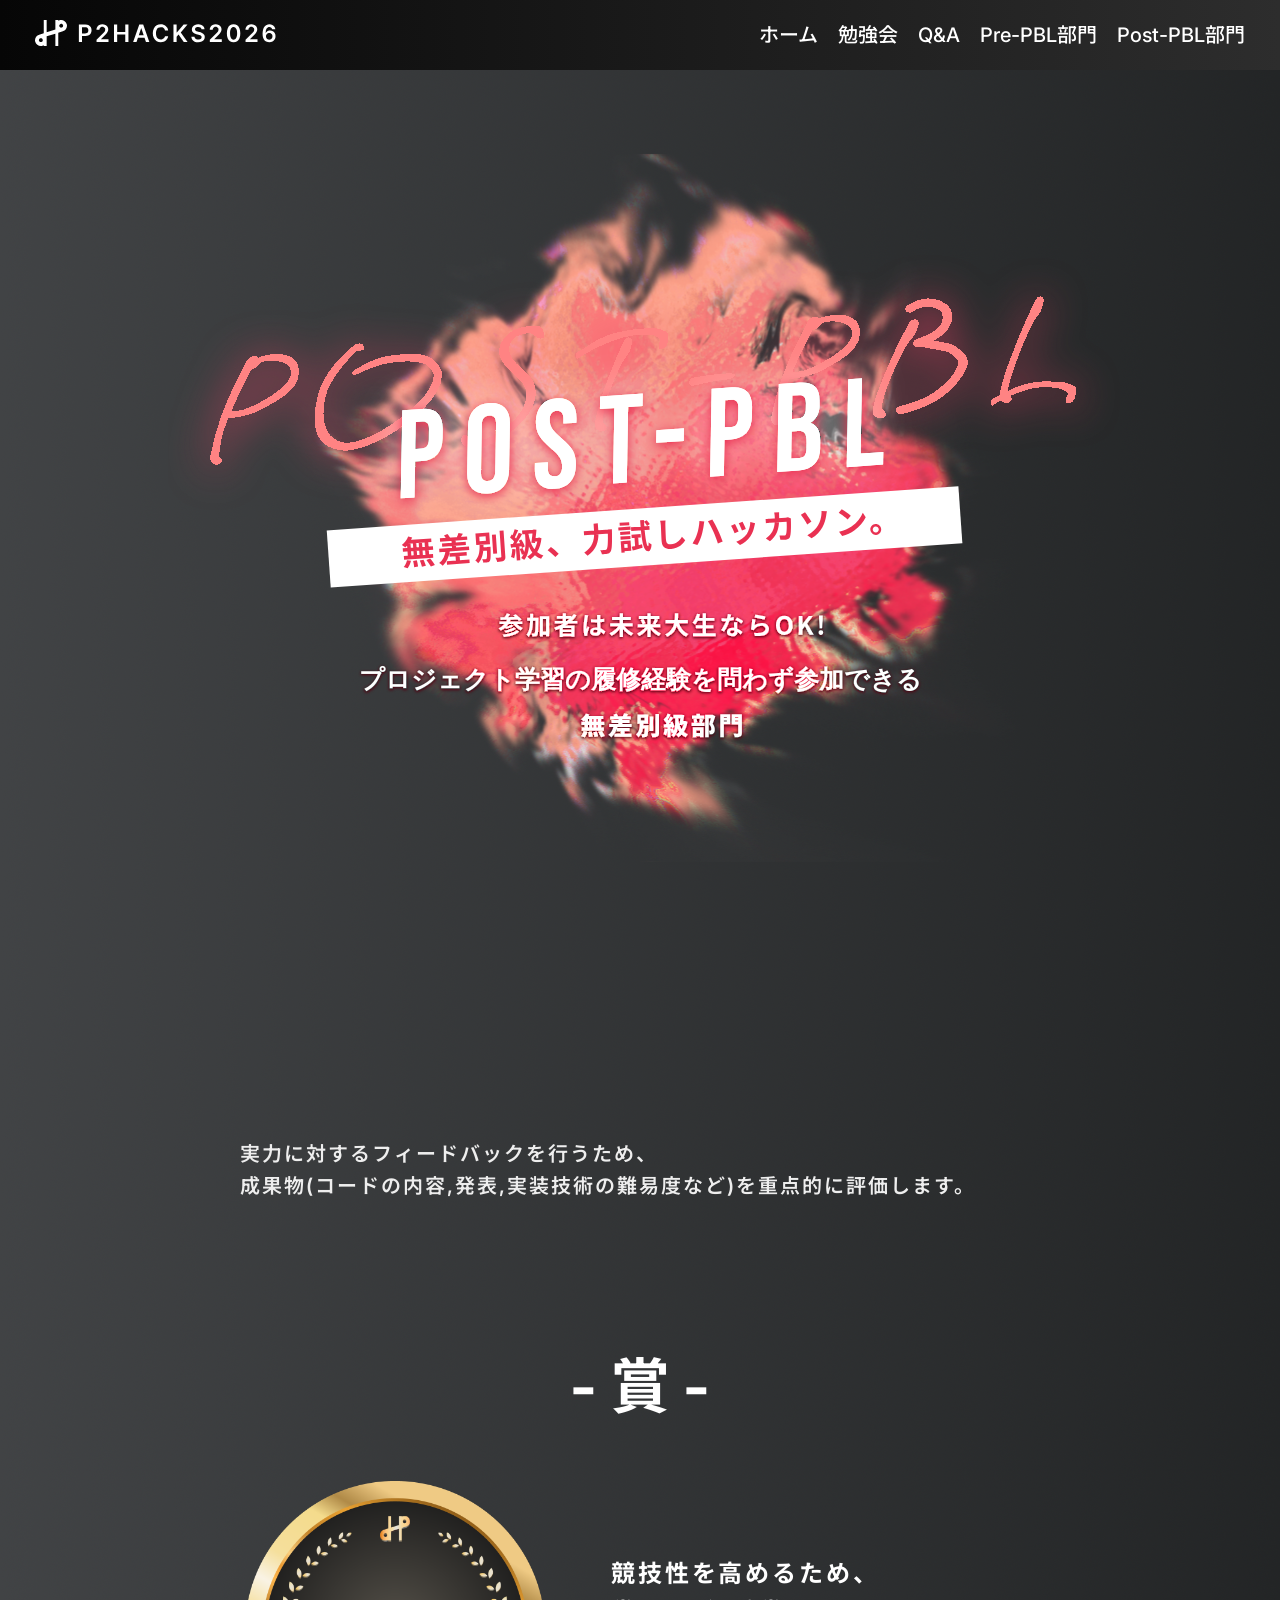
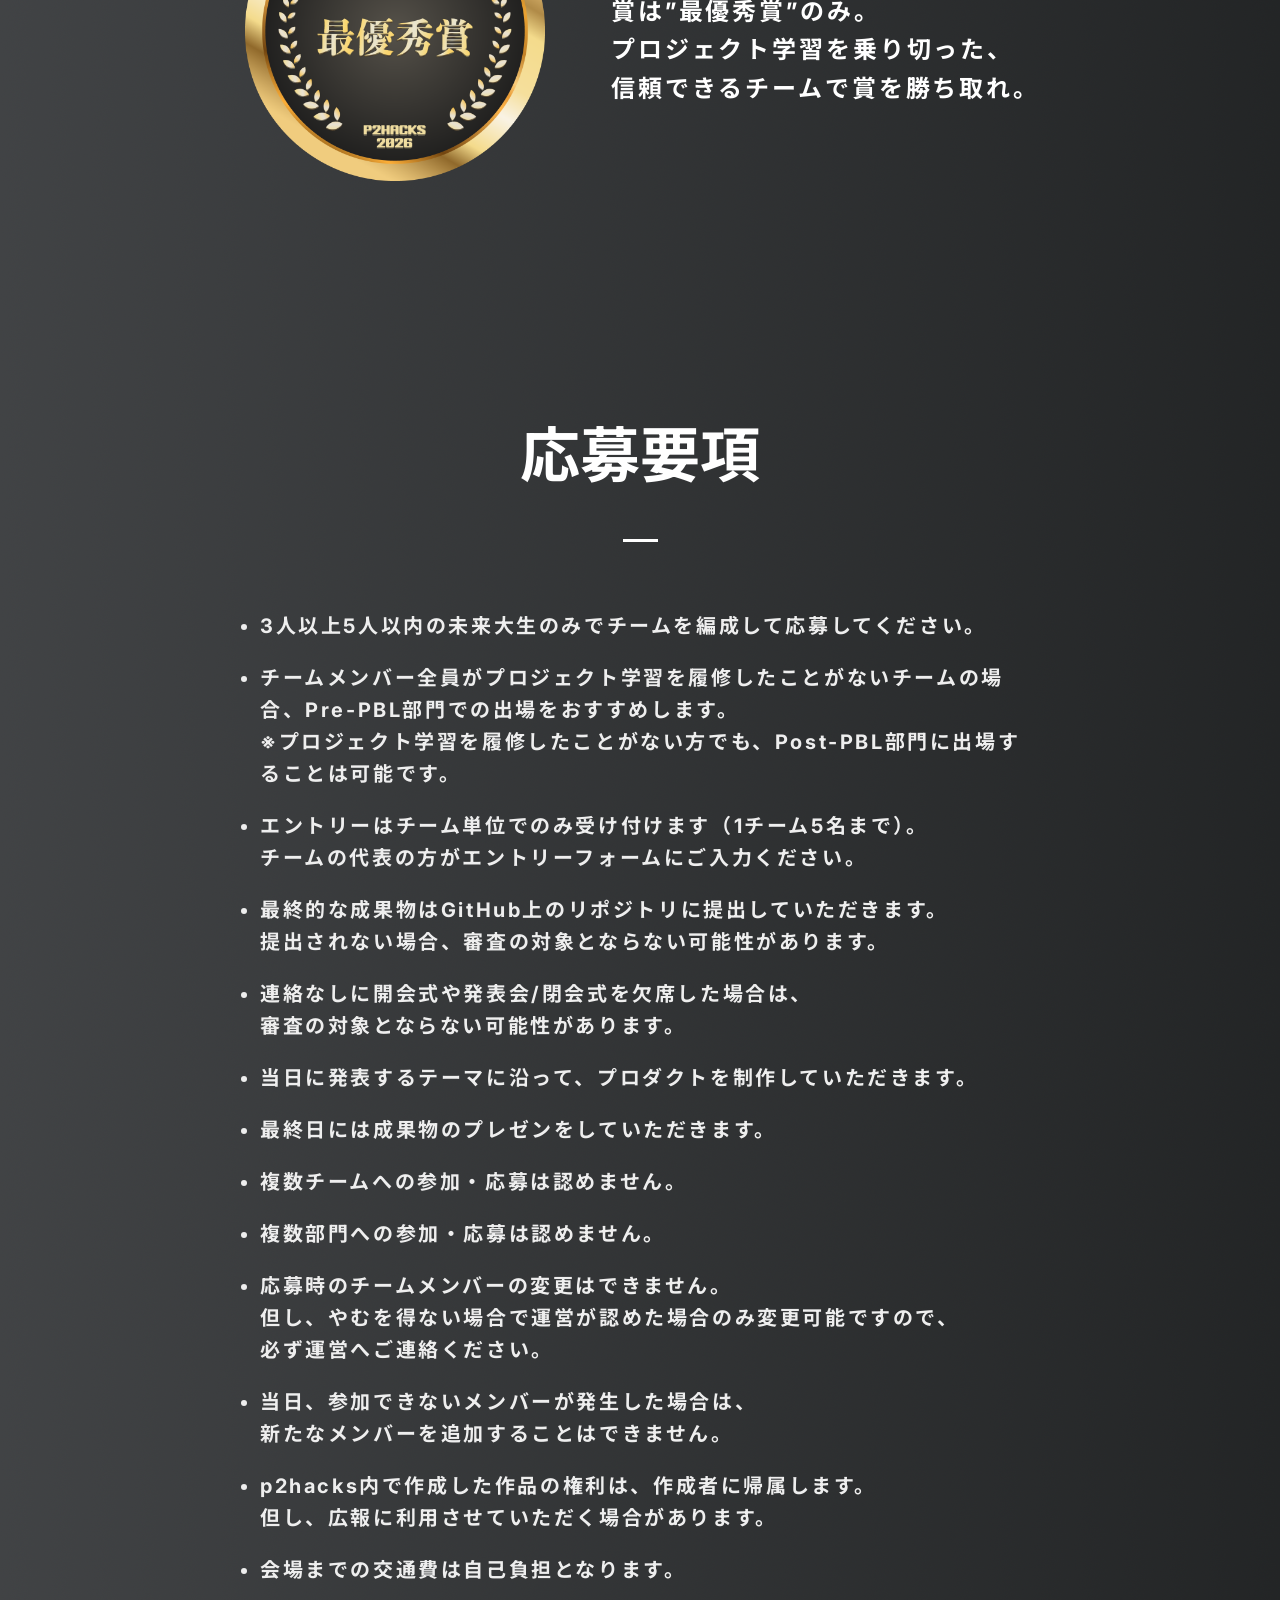
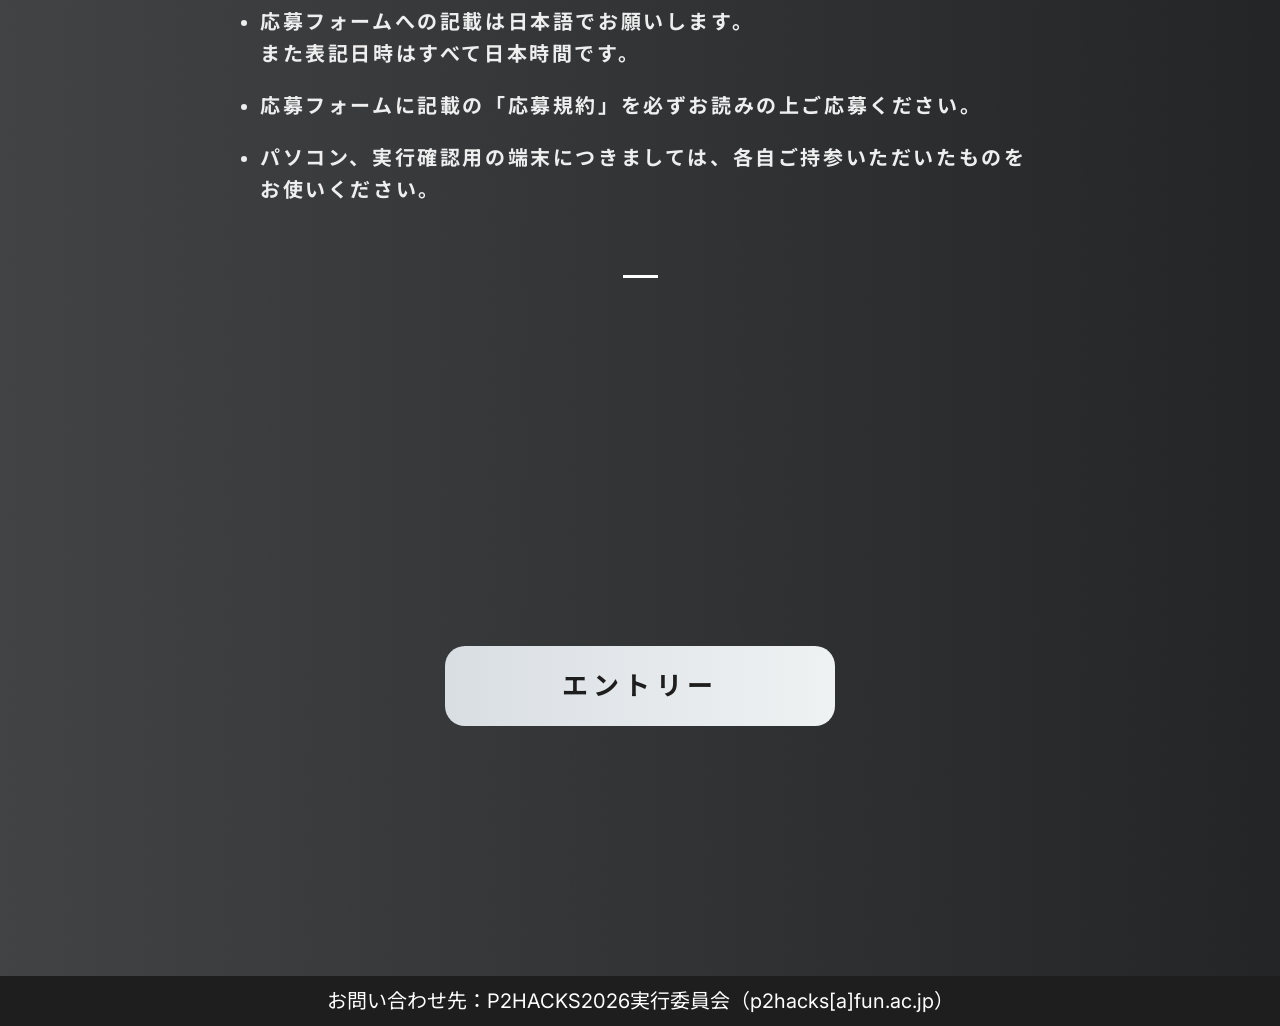
<file: postpbl/index.html>
<!DOCTYPE html><html lang="ja"> <head><meta charset="UTF-8"><meta name="viewport" content="width=device-width, initial-scale=1.0"><title>Post-PBL 部門 - P2HACKS2026</title><link rel="preconnect" href="https://fonts.googleapis.com"><link rel="preconnect" href="https://fonts.gstatic.com" crossorigin><link href="https://fonts.googleapis.com/css2?family=Inter:ital,opsz,wght@0,14..32,100..900;1,14..32,100..900&family=Noto+Sans+JP:wght@100..900&family=Noto+Sans:ital,wght@0,100..900;1,100..900&display=swap" rel="stylesheet"><link rel="icon" href="/favicon.ico"><!-- <ViewTransitions /> --><link rel="stylesheet" href="/astroassets/index.DAKA0esa.css">
<style>.ButtonA[data-astro-cid-ih765fsr]{position:relative;width:240px;height:50px;text-align:center;border-radius:10px;background:var( --button-a-background-override, linear-gradient(90deg, #232526 0%, #414345 100%) );padding:5px;border:none;outline:none;color:var(--color-inv-text);transition:color .18s;font-size:1.3em;font-weight:700;letter-spacing:.2em;z-index:0;@media screen and (min-width: 590px){width:390px;height:80px;border-radius:20px}@media (prefers-reduced-motion: reduce){color:var(--color-inv-text)}}.ButtonA[data-astro-cid-ih765fsr].enabled{cursor:pointer}.ButtonA[data-astro-cid-ih765fsr].enabled:hover{color:var(--color-text)}.cutin-clip[data-astro-cid-ih765fsr]{position:absolute;inset:0;border:solid 5px transparent;overflow:hidden;border-radius:10px;@media screen and (min-width: 590px){border-radius:20px}}.cutin-clip[data-astro-cid-ih765fsr]:before{content:"";position:absolute;width:110%;aspect-ratio:1;top:50%;left:50%;color:var(--color-text);background:var(--color-background);border-radius:999px;transform:translate(-50%,-50%) scale(0);opacity:0;transition:transform .18s,opacity .18s;z-index:-1;@media (prefers-reduced-motion: reduce){display:none}}.ButtonA[data-astro-cid-ih765fsr].enabled:hover .cutin-clip[data-astro-cid-ih765fsr]:before{transform:translate(-50%,-50%) scale(1);opacity:1}.cutin[data-astro-cid-ih765fsr]{position:absolute;display:flex;inset:0;justify-content:center;align-items:center;color:var(--color-inv-text);background-color:var(--color-inv-background);border:solid 5px var(--color-inv-text);border-radius:20px}.global_RichText{color:var(--color-text-alt);font-weight:700;letter-spacing:.13em;line-height:160%}.global_RichText a{text-decoration:underline}.global_RichText h3{font-size:1.3em;letter-spacing:.1em;line-height:160%}.global_RichText h4{letter-spacing:.13em;line-height:160%}.global_RichText p{margin-bottom:.75em;line-height:160%}.global_RichText ul{margin-bottom:.75em;padding-left:1em;line-height:160%;letter-spacing:.13em}.global_RichText ul li{list-style-type:disc}.global_RichText ol{margin-bottom:.75em;padding-left:1em;line-height:160%;letter-spacing:.13em}.global_RichText li{margin-bottom:1em}.global_RichText .plain{color:var(--color-text-alt);font-size:1rem;font-weight:600;line-height:160%;letter-spacing:.1rem}
.LayeredImage[data-astro-cid-kmmtmdi4]{position:relative;overflow:hidden}.layer[data-astro-cid-kmmtmdi4]{display:block;position:absolute;top:0;left:0;width:100%;height:100%}.SmallLineSpacer[data-astro-cid-742ofymo]{position:relative;height:5em}.SmallLineSpacer[data-astro-cid-742ofymo]:before{position:absolute;content:"";display:block;width:35px;height:3px;background-color:var(--color-text);margin:0 auto;top:calc(50% - 1.5px);left:calc(50% - 17.5px)}
.SectionParagraph[data-astro-cid-y54r4ufh]{margin:30px 0 0;color:var(--color-text-alt);font-weight:600;line-height:160%;letter-spacing:.1em;padding:0;@media screen and (min-width: 590px){margin:60px 0 0}}.SectionTitle[data-astro-cid-azbpcp4f]{display:inline-block;color:var(--color-text);font-size:2em;font-style:normal;font-weight:900;line-height:1.3em;width:100%}.inner[data-astro-cid-azbpcp4f]{padding-left:.35em;border-left:var(--color-text) solid .35em}
.TrimLineFader[data-astro-cid-slod673q]{display:inline-block;position:relative}.TrimLineFader[data-astro-cid-slod673q].block{display:block}.inner[data-astro-cid-slod673q]{display:inline-block;visibility:hidden;transition:visibility step-end .25s;@media (prefers-reduced-motion: reduce){visibility:visible}}.TrimLineFader[data-astro-cid-slod673q].block .inner[data-astro-cid-slod673q]{display:block}.TrimLineFader[data-astro-cid-slod673q]:before{position:absolute;background-color:var(--color-text);inset:0;opacity:0;content:" "}.TrimLineFader[data-astro-cid-slod673q].is-visible .inner[data-astro-cid-slod673q]{visibility:visible}.TrimLineFader[data-astro-cid-slod673q].is-visible:before{animation:FadingCover ease-in-out .5s forwards;@media (prefers-reduced-motion: reduce){animation:none;opacity:0}}@keyframes FadingCover{0%{transform:scaleX(0);transform-origin:0 0;opacity:0}49%{transform:scaleX(1);transform-origin:0 0;opacity:1}50%{transform:scaleX(1);transform-origin:100% 100%;opacity:1}99%{transform:scaleX(0);transform-origin:100% 100%;opacity:0}to{transform:scaleX(0);transform-origin:100% 100%;opacity:0}}
body{background:linear-gradient(90deg,#414345,#232526);background-image:url(/post-pbl-background.png);background-size:100% auto;background-repeat:y}.GroupHero[data-astro-cid-ziennal7]{width:100%;height:auto;margin:auto;max-width:1224px;aspect-ratio:1224 / 964}.InvertColor[data-astro-cid-ziennal7]{--color-text: #fff;--color-text-alt: #eee;--color-background: #1e1e1e;--color-inv-text: #1e1e1e;--color-inv-background: #fff;--button-a-background-override: linear-gradient( 90deg, #d9dee3 0%, #eef2f3 100% );color:var(--color-text)}.evaluation[data-astro-cid-ziennal7] h2[data-astro-cid-ziennal7] .SectionTitle{font-weight:700;@media screen and (min-width: 1025px){font-size:36px}}.award[data-astro-cid-ziennal7]{width:min(300px,100%);height:auto}
</style><script type="module" src="/astroassets/hoisted.B7hGH2Tz.js"></script></head> <body> <!-- You found yet another hidden text by web administrator! --> <!-- Sorry for lacking of fancy ascii art. I don't want to waste your bandwidth too much ;) --> <header class="Header" data-astro-cid-3ef6ksr2> <a href="/" data-astro-cid-3ef6ksr2> <img src="/astroassets/logo-full.DOcCIg4U_1nrVyT.svg" class="logo" alt="P2HACKS2026" loading="eager" data-astro-cid-3ef6ksr2 width="242" height="36" decoding="async"> </a> <div style="flex: 1 1;" data-astro-cid-3ef6ksr2></div> <button class="sp-menu-button" aria-label="メニュー" aria-expanded="false" aria-controls="sp-menu" data-astro-cid-3ef6ksr2> <img src="/astroassets/menu.6G0GigwO_1Tq0Xw.svg" alt="Open menu" loading="eager" data-astro-cid-3ef6ksr2 width="24" height="24" decoding="async"> </button> <div class="tbpc-menu" data-astro-cid-3ef6ksr2> <a href="/" data-astro-cid-3ef6ksr2>ホーム</a> <a href="/seminner" data-astro-cid-3ef6ksr2>勉強会</a> <a href="/qa" data-astro-cid-3ef6ksr2>Q&A</a> <a href="/prepbl" data-astro-cid-3ef6ksr2>Pre-PBL部門</a> <a href="/postpbl" data-astro-cid-3ef6ksr2>Post-PBL部門</a> </div> <div class="sp-menu" id="sp-menu" data-sp-menu data-astro-cid-3ef6ksr2> <nav class="sp-menu-nav" data-astro-cid-3ef6ksr2> <ul data-astro-cid-3ef6ksr2> <li data-astro-cid-3ef6ksr2><a href="/" data-astro-cid-3ef6ksr2>ホーム</a></li> <li data-astro-cid-3ef6ksr2><a href="/seminner" data-astro-cid-3ef6ksr2>勉強会</a></li> <li data-astro-cid-3ef6ksr2><a href="/qa" data-astro-cid-3ef6ksr2>Q&A</a></li> <li data-astro-cid-3ef6ksr2><a href="/prepbl" data-astro-cid-3ef6ksr2>Pre-PBL部門</a></li> <li data-astro-cid-3ef6ksr2><a href="/postpbl" data-astro-cid-3ef6ksr2>Post-PBL部門</a></li> </ul> </nav> </div> </header>   <div style="min-height: 100vh">  <style>
  #TopLevelLoaderPlaceHolder {
    display: none;
  }

  .TopLevelLoader-activated {
    display: block !important;
    position: fixed;
    top: 0;
    left: 0;
    right: 0;
    bottom: 0;
    z-index: 999;
    opacity: 1;
    background-color: #fff;
    touch-action: none;
    pointer-events: none;
    transition: opacity 0.3s;
  }

  #TopLevelLoaderPlaceHolder .TopLevelLoader__icon {
    visibility: hidden;
  }

  .TopLevelLoader-loading .TopLevelLoader__icon {
    /* TODO: Show logo */
    visibility: visible !important;
  }

  .TopLevelLoader-loaded {
    background-color: #fff;
    touch-action: none;
    pointer-events: none;
    opacity: 0;
  }

  .TopLevelLoader__icon {
    position: absolute;
    top: 50%;
    left: 50%;
    transform: translate(-50%, -50%);
    width: 100px;
    height: 100px;
  }
</style><div id="TopLevelLoaderPlaceHolder" aria-hidden="true"> <img class="TopLevelLoader__icon" src="/loader.gif" fetchpriority="high"> </div> <script>
  (async () => {
    const loaderDiv = document.getElementById("TopLevelLoaderPlaceHolder");
    const wait = (ms) => new Promise((resolve) => setTimeout(resolve, ms));

    let loaded = false;

    window.addEventListener("load", () => {
      loaded = true;
    });

    const waitLoad = () =>
      new Promise((resolve) => window.addEventListener("load", resolve));

    loaderDiv.classList.add("TopLevelLoader-activated");

    await wait(500);

    if (!loaded) {
      loaderDiv.classList.add("TopLevelLoader-loading");

      await Promise.race([wait(5000), waitLoad()]);
    }

    loaderDiv.classList.add("TopLevelLoader-loaded");

    await wait(3000);

    loaderDiv.remove();
  })();
</script> <div class="Container" data-astro-cid-d6puh33w> <div class="inner is-fullwidth" data-astro-cid-d6puh33w>  <div class="LayeredImage GroupHero" data-astro-cid-ziennal7 data-astro-cid-kmmtmdi4> <img src="/post-title.svg" alt="POST-PBL プロジェクト学習の履修経験を問わず参加できる無差別級部門" class="layer" data-astro-cid-kmmtmdi4>  </div>   </div> </div>  <div style="height: 1em;"></div> <div class="Article" data-astro-cid-q7kxohas>  <div class="InvertColor" data-astro-cid-ziennal7> <div class="Container" data-astro-cid-d6puh33w> <div class="inner" data-astro-cid-d6puh33w>  <section class="evaluation" data-astro-cid-ziennal7> <h2 data-astro-cid-ziennal7> <div class="TrimLineFader" data-fader data-astro-cid-slod673q> <div class="inner" data-astro-cid-slod673q>  <div class="SectionTitle" data-astro-cid-azbpcp4f> <div class="inner" data-astro-cid-azbpcp4f>  成果物を重点的に評価  </div> </div>  </div> </div>    </h2> <p data-astro-cid-ziennal7> <div class="SectionParagraph" data-astro-cid-y54r4ufh> 
実力に対するフィードバックを行うため、<br class="PcBr" data-astro-cid-5ppyrame> 
成果物(コードの内容,発表,実装技術の難易度など)を重点的に評価します。
 </div>  </p> </section> <div style="height: 7.5em;"></div> <section data-astro-cid-ziennal7> <h2 style="text-align: center; font-size: 3em;" data-astro-cid-ziennal7>- 賞 -</h2> </section> <div style="height: 3em;"></div> <div style="display: flex; justify-content: center; align-items: center; gap: 3em; flex-wrap: wrap;" data-astro-cid-ziennal7> <img class="award" style="display: block; margin: auto;" src="/award-first.png" width="220px" height="220px" alt="" data-astro-cid-ziennal7> <div style="color: #FFF; font-size: 1.2em; font-style: normal; font-weight: 700; line-height: 160%; letter-spacing: 0.12em;" data-astro-cid-ziennal7>
競技性を高めるため、<br class="PcBr" data-astro-cid-5ppyrame> 
賞は”最優秀賞”のみ。<br class="PcBr" data-astro-cid-5ppyrame> 
プロジェクト学習を乗り切った、<br class="PcBr" data-astro-cid-5ppyrame> 
信頼できるチームで賞を勝ち取れ。
</div> </div>  </div> </div>  <div style="height: 12em;"></div> <section data-astro-cid-ziennal7> <h2 style="text-align: center; font-size: 3em;" data-astro-cid-ziennal7>応募要項</h2> </section> <div class="SmallLineSpacer" data-astro-cid-742ofymo></div>  <div class="Container" data-astro-cid-d6puh33w> <div class="inner" data-astro-cid-d6puh33w>  <div class="global_RichText">  <ul data-astro-cid-ziennal7> <li data-astro-cid-ziennal7>
3人以上5人以内の未来大生のみでチームを編成して応募してください。
</li> <li data-astro-cid-ziennal7>
チームメンバー全員がプロジェクト学習を履修したことがないチームの場合、Pre-PBL部門での出場をおすすめします。<br class="PcBr" data-astro-cid-5ppyrame> 
※プロジェクト学習を履修したことがない方でも、Post-PBL部門に出場することは可能です。
</li> <li data-astro-cid-ziennal7>
エントリーはチーム単位でのみ受け付けます（1チーム5名まで）。<br class="PcBr" data-astro-cid-5ppyrame> 
チームの代表の方がエントリーフォームにご入力ください。
</li> <li data-astro-cid-ziennal7>
最終的な成果物はGitHub上のリポジトリに提出していただきます。<br class="PcBr" data-astro-cid-5ppyrame> 提出されない場合、審査の対象とならない可能性があります。
</li> <li data-astro-cid-ziennal7>
連絡なしに開会式や発表会/閉会式を欠席した場合は、<br class="PcBr" data-astro-cid-5ppyrame> 審査の対象とならない可能性があります。
</li> <li data-astro-cid-ziennal7>
当日に発表するテーマに沿って、プロダクトを制作していただきます。
</li> <li data-astro-cid-ziennal7>最終日には成果物のプレゼンをしていただきます。</li> <li data-astro-cid-ziennal7>複数チームへの参加・応募は認めません。</li> <li data-astro-cid-ziennal7>複数部門への参加・応募は認めません。</li> <li data-astro-cid-ziennal7>
応募時のチームメンバーの変更はできません。 <br class="PcBr" data-astro-cid-5ppyrame> 
但し、やむを得ない場合で運営が認めた場合のみ変更可能ですので、<br class="PcBr" data-astro-cid-5ppyrame> 
必ず運営へご連絡ください。
</li> <li data-astro-cid-ziennal7>
当日、参加できないメンバーが発生した場合は、<br class="PcBr" data-astro-cid-5ppyrame> 
新たなメンバーを追加することはできません。
</li> <li data-astro-cid-ziennal7>
p2hacks内で作成した作品の権利は、作成者に帰属します。<br class="PcBr" data-astro-cid-5ppyrame> 
但し、広報に利用させていただく場合があります。
</li> <li data-astro-cid-ziennal7>会場までの交通費は自己負担となります。</li> <li data-astro-cid-ziennal7>
応募フォームへの記載は日本語でお願いします。<br class="PcBr" data-astro-cid-5ppyrame> また表記日時はすべて日本時間です。
</li> <li data-astro-cid-ziennal7>
応募フォームに記載の「応募規約」を必ずお読みの上ご応募ください。
</li> <li data-astro-cid-ziennal7>
パソコン、実行確認用の端末につきましては、各自ご持参いただいたものをお使いください。
</li> </ul>  </div>  <div class="SmallLineSpacer" data-astro-cid-742ofymo></div>  <div style="height: 16em;"></div> <div style="text-align: center" data-astro-cid-ziennal7> <a href="https://forms.gle/CTGM8LqsJcDFWw427" data-astro-cid-ziennal7> <button class="ButtonA enabled" data-astro-cid-ih765fsr> <div class="cutin-clip" data-astro-cid-ih765fsr></div> エントリー </button>  </a> </div>  </div> </div>  </div>  </div>   </div> <div class="Footer" data-astro-cid-sz7xmlte>
お問い合わせ先：P2HACKS2026実行委員会（p2hacks[a]fun.ac.jp）
</div>  </body></html>
</file>
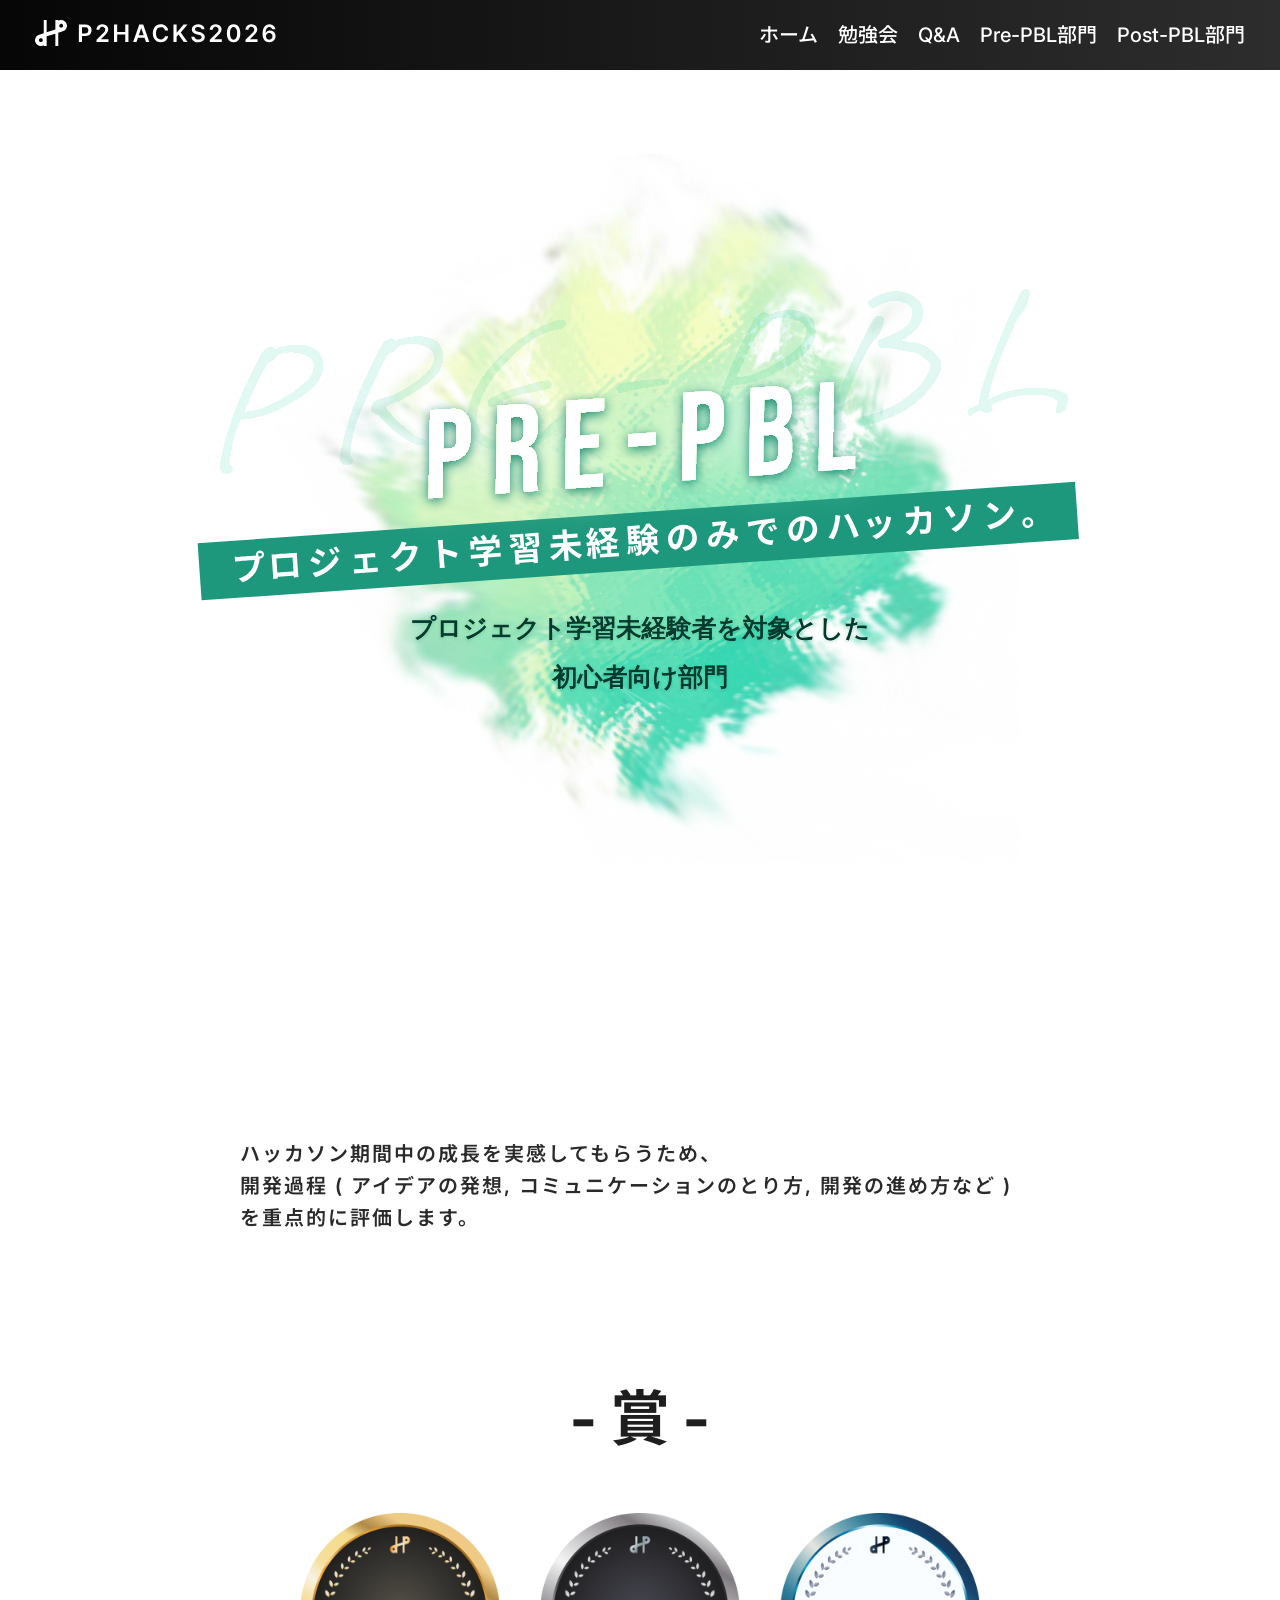
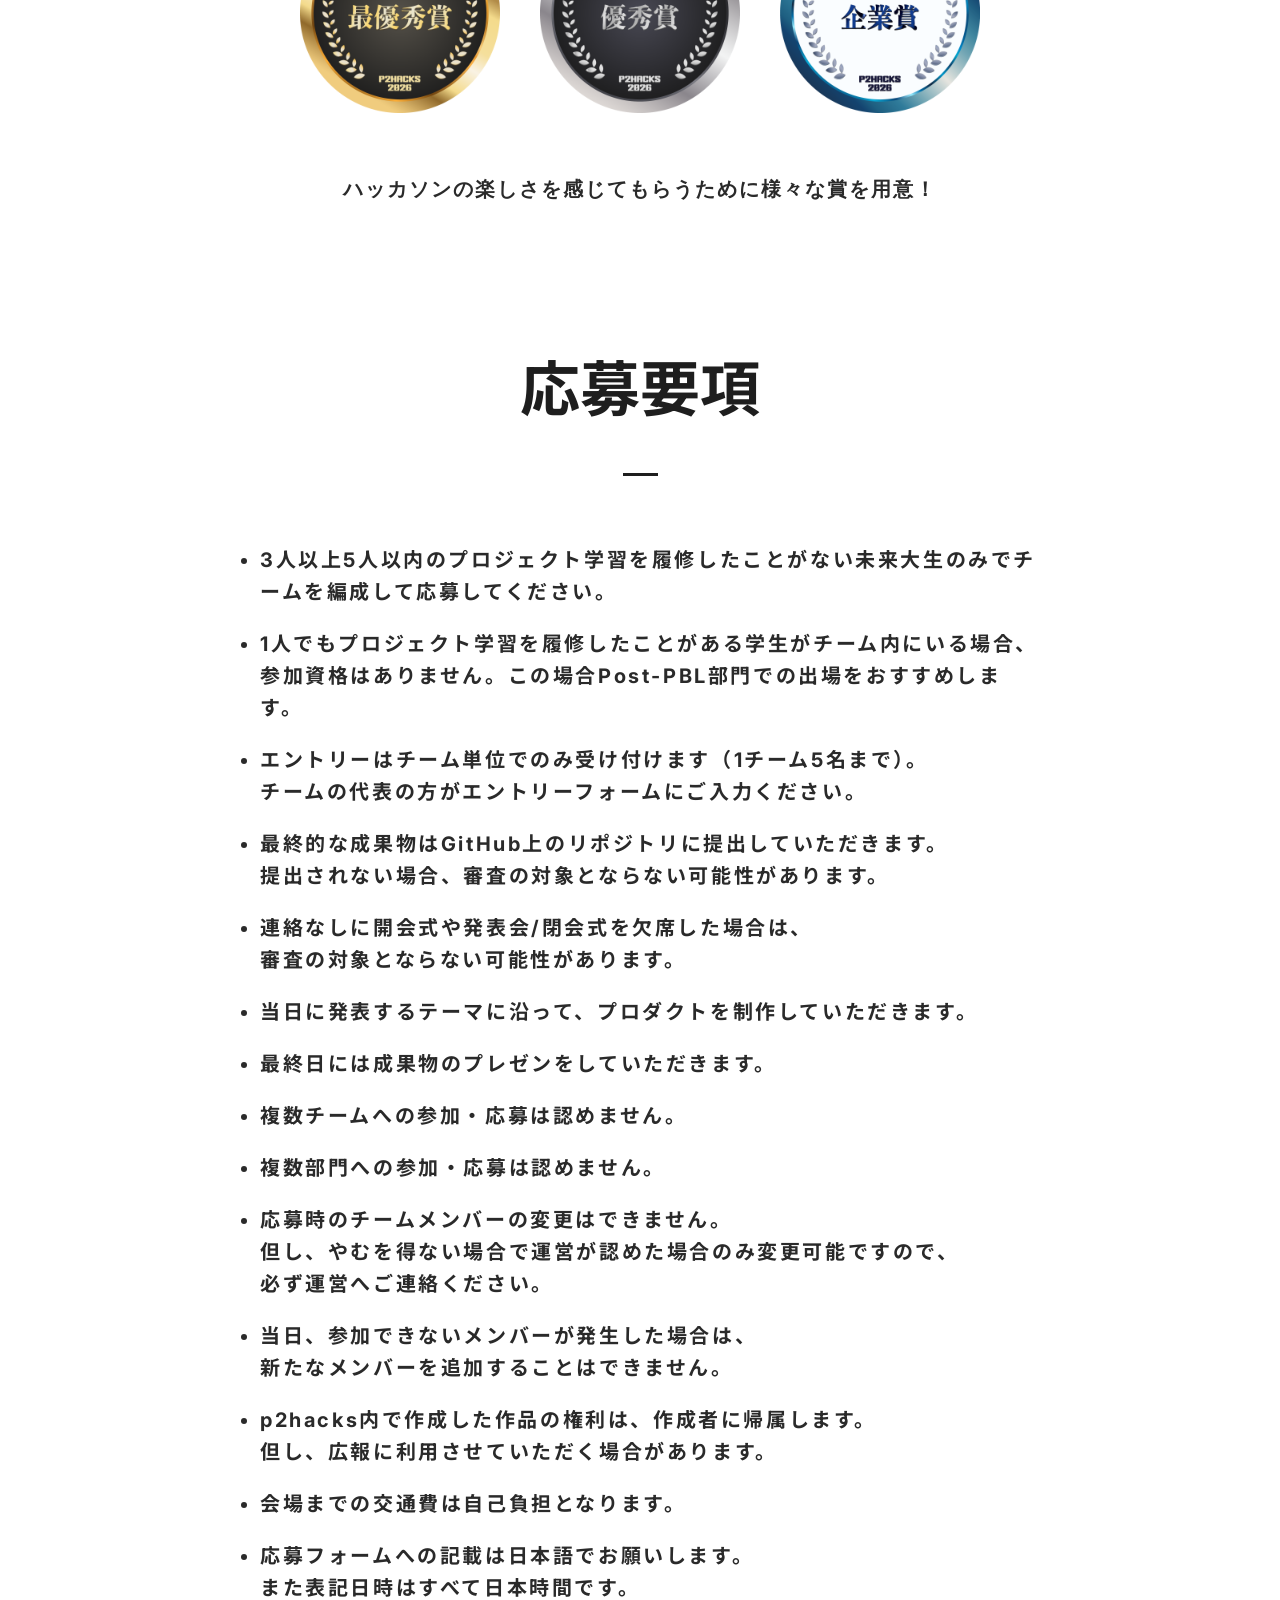
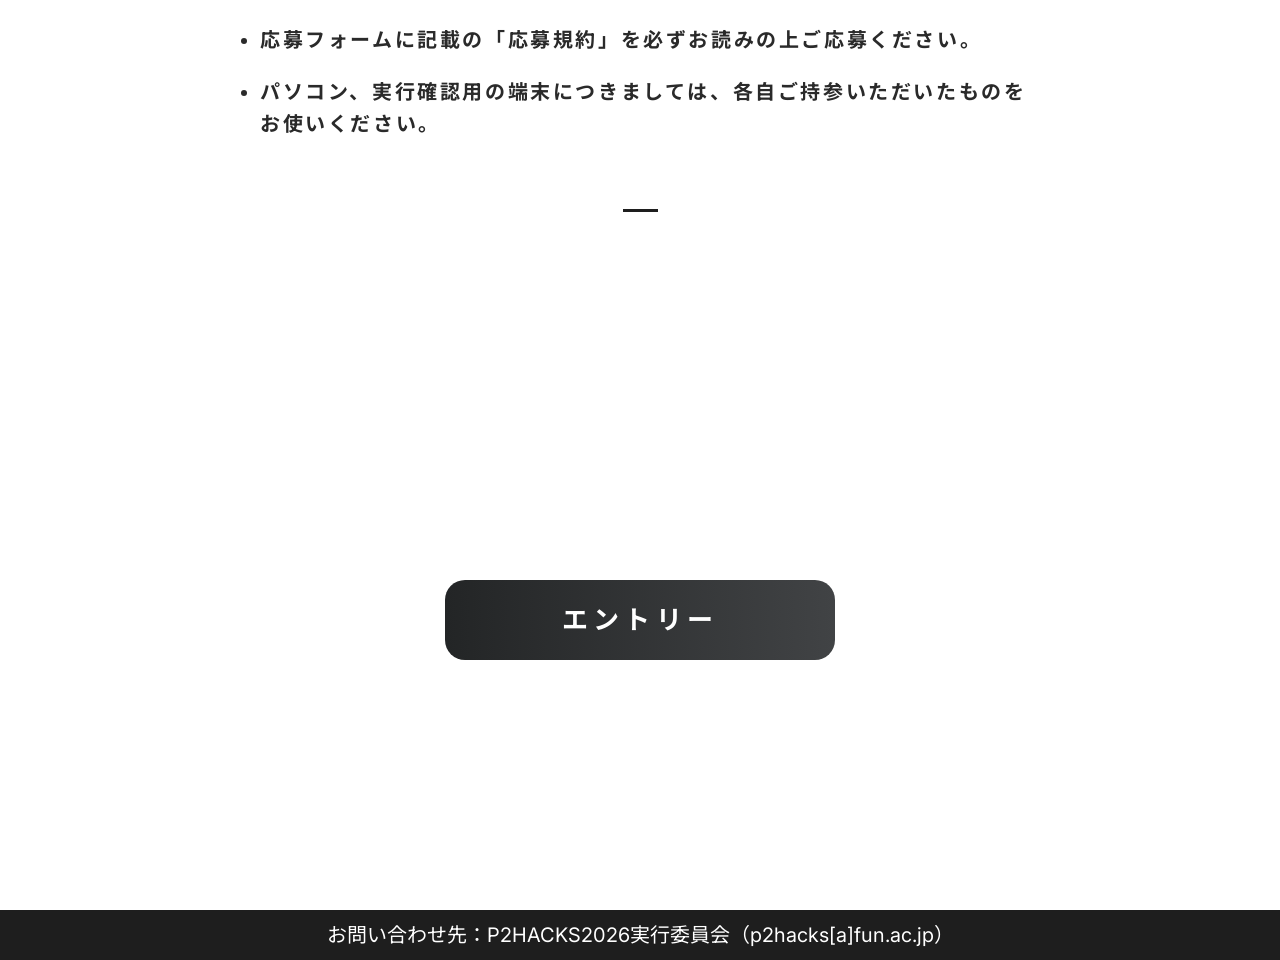
<file: prepbl/index.html>
<!DOCTYPE html><html lang="ja"> <head><meta charset="UTF-8"><meta name="viewport" content="width=device-width, initial-scale=1.0"><title>Pre-PBL 部門 - P2HACKS2026</title><link rel="preconnect" href="https://fonts.googleapis.com"><link rel="preconnect" href="https://fonts.gstatic.com" crossorigin><link href="https://fonts.googleapis.com/css2?family=Inter:ital,opsz,wght@0,14..32,100..900;1,14..32,100..900&family=Noto+Sans+JP:wght@100..900&family=Noto+Sans:ital,wght@0,100..900;1,100..900&display=swap" rel="stylesheet"><link rel="icon" href="/favicon.ico"><!-- <ViewTransitions /> --><link rel="stylesheet" href="/astroassets/index.DAKA0esa.css">
<style>.ButtonA[data-astro-cid-ih765fsr]{position:relative;width:240px;height:50px;text-align:center;border-radius:10px;background:var( --button-a-background-override, linear-gradient(90deg, #232526 0%, #414345 100%) );padding:5px;border:none;outline:none;color:var(--color-inv-text);transition:color .18s;font-size:1.3em;font-weight:700;letter-spacing:.2em;z-index:0;@media screen and (min-width: 590px){width:390px;height:80px;border-radius:20px}@media (prefers-reduced-motion: reduce){color:var(--color-inv-text)}}.ButtonA[data-astro-cid-ih765fsr].enabled{cursor:pointer}.ButtonA[data-astro-cid-ih765fsr].enabled:hover{color:var(--color-text)}.cutin-clip[data-astro-cid-ih765fsr]{position:absolute;inset:0;border:solid 5px transparent;overflow:hidden;border-radius:10px;@media screen and (min-width: 590px){border-radius:20px}}.cutin-clip[data-astro-cid-ih765fsr]:before{content:"";position:absolute;width:110%;aspect-ratio:1;top:50%;left:50%;color:var(--color-text);background:var(--color-background);border-radius:999px;transform:translate(-50%,-50%) scale(0);opacity:0;transition:transform .18s,opacity .18s;z-index:-1;@media (prefers-reduced-motion: reduce){display:none}}.ButtonA[data-astro-cid-ih765fsr].enabled:hover .cutin-clip[data-astro-cid-ih765fsr]:before{transform:translate(-50%,-50%) scale(1);opacity:1}.cutin[data-astro-cid-ih765fsr]{position:absolute;display:flex;inset:0;justify-content:center;align-items:center;color:var(--color-inv-text);background-color:var(--color-inv-background);border:solid 5px var(--color-inv-text);border-radius:20px}.global_RichText{color:var(--color-text-alt);font-weight:700;letter-spacing:.13em;line-height:160%}.global_RichText a{text-decoration:underline}.global_RichText h3{font-size:1.3em;letter-spacing:.1em;line-height:160%}.global_RichText h4{letter-spacing:.13em;line-height:160%}.global_RichText p{margin-bottom:.75em;line-height:160%}.global_RichText ul{margin-bottom:.75em;padding-left:1em;line-height:160%;letter-spacing:.13em}.global_RichText ul li{list-style-type:disc}.global_RichText ol{margin-bottom:.75em;padding-left:1em;line-height:160%;letter-spacing:.13em}.global_RichText li{margin-bottom:1em}.global_RichText .plain{color:var(--color-text-alt);font-size:1rem;font-weight:600;line-height:160%;letter-spacing:.1rem}
.LayeredImage[data-astro-cid-kmmtmdi4]{position:relative;overflow:hidden}.layer[data-astro-cid-kmmtmdi4]{display:block;position:absolute;top:0;left:0;width:100%;height:100%}.SmallLineSpacer[data-astro-cid-742ofymo]{position:relative;height:5em}.SmallLineSpacer[data-astro-cid-742ofymo]:before{position:absolute;content:"";display:block;width:35px;height:3px;background-color:var(--color-text);margin:0 auto;top:calc(50% - 1.5px);left:calc(50% - 17.5px)}
.SectionParagraph[data-astro-cid-y54r4ufh]{margin:30px 0 0;color:var(--color-text-alt);font-weight:600;line-height:160%;letter-spacing:.1em;padding:0;@media screen and (min-width: 590px){margin:60px 0 0}}.SectionTitle[data-astro-cid-azbpcp4f]{display:inline-block;color:var(--color-text);font-size:2em;font-style:normal;font-weight:900;line-height:1.3em;width:100%}.inner[data-astro-cid-azbpcp4f]{padding-left:.35em;border-left:var(--color-text) solid .35em}
.TrimLineFader[data-astro-cid-slod673q]{display:inline-block;position:relative}.TrimLineFader[data-astro-cid-slod673q].block{display:block}.inner[data-astro-cid-slod673q]{display:inline-block;visibility:hidden;transition:visibility step-end .25s;@media (prefers-reduced-motion: reduce){visibility:visible}}.TrimLineFader[data-astro-cid-slod673q].block .inner[data-astro-cid-slod673q]{display:block}.TrimLineFader[data-astro-cid-slod673q]:before{position:absolute;background-color:var(--color-text);inset:0;opacity:0;content:" "}.TrimLineFader[data-astro-cid-slod673q].is-visible .inner[data-astro-cid-slod673q]{visibility:visible}.TrimLineFader[data-astro-cid-slod673q].is-visible:before{animation:FadingCover ease-in-out .5s forwards;@media (prefers-reduced-motion: reduce){animation:none;opacity:0}}@keyframes FadingCover{0%{transform:scaleX(0);transform-origin:0 0;opacity:0}49%{transform:scaleX(1);transform-origin:0 0;opacity:1}50%{transform:scaleX(1);transform-origin:100% 100%;opacity:1}99%{transform:scaleX(0);transform-origin:100% 100%;opacity:0}to{transform:scaleX(0);transform-origin:100% 100%;opacity:0}}
.GroupHero[data-astro-cid-v54tipmk]{width:100%;height:auto;margin:auto;max-width:1224px;aspect-ratio:1224 / 964}.evaluation[data-astro-cid-v54tipmk] h2[data-astro-cid-v54tipmk] .SectionTitle{font-weight:700;@media screen and (min-width: 1025px){font-size:36px}}.award[data-astro-cid-v54tipmk]{width:10em;height:10em}.award_description[data-astro-cid-v54tipmk]{text-align:center;color:#2a2a2a;font-family:Inter;font-size:1em;font-style:normal;font-weight:600;line-height:160%;letter-spacing:2px}
</style><script type="module" src="/astroassets/hoisted.B7hGH2Tz.js"></script></head> <body> <!-- You found yet another hidden text by web administrator! --> <!-- Sorry for lacking of fancy ascii art. I don't want to waste your bandwidth too much ;) --> <header class="Header" data-astro-cid-3ef6ksr2> <a href="/" data-astro-cid-3ef6ksr2> <img src="/astroassets/logo-full.DOcCIg4U_1nrVyT.svg" class="logo" alt="P2HACKS2026" loading="eager" data-astro-cid-3ef6ksr2 width="242" height="36" decoding="async"> </a> <div style="flex: 1 1;" data-astro-cid-3ef6ksr2></div> <button class="sp-menu-button" aria-label="メニュー" aria-expanded="false" aria-controls="sp-menu" data-astro-cid-3ef6ksr2> <img src="/astroassets/menu.6G0GigwO_1Tq0Xw.svg" alt="Open menu" loading="eager" data-astro-cid-3ef6ksr2 width="24" height="24" decoding="async"> </button> <div class="tbpc-menu" data-astro-cid-3ef6ksr2> <a href="/" data-astro-cid-3ef6ksr2>ホーム</a> <a href="/seminner" data-astro-cid-3ef6ksr2>勉強会</a> <a href="/qa" data-astro-cid-3ef6ksr2>Q&A</a> <a href="/prepbl" data-astro-cid-3ef6ksr2>Pre-PBL部門</a> <a href="/postpbl" data-astro-cid-3ef6ksr2>Post-PBL部門</a> </div> <div class="sp-menu" id="sp-menu" data-sp-menu data-astro-cid-3ef6ksr2> <nav class="sp-menu-nav" data-astro-cid-3ef6ksr2> <ul data-astro-cid-3ef6ksr2> <li data-astro-cid-3ef6ksr2><a href="/" data-astro-cid-3ef6ksr2>ホーム</a></li> <li data-astro-cid-3ef6ksr2><a href="/seminner" data-astro-cid-3ef6ksr2>勉強会</a></li> <li data-astro-cid-3ef6ksr2><a href="/qa" data-astro-cid-3ef6ksr2>Q&A</a></li> <li data-astro-cid-3ef6ksr2><a href="/prepbl" data-astro-cid-3ef6ksr2>Pre-PBL部門</a></li> <li data-astro-cid-3ef6ksr2><a href="/postpbl" data-astro-cid-3ef6ksr2>Post-PBL部門</a></li> </ul> </nav> </div> </header>   <div style="min-height: 100vh">  <style>
  #TopLevelLoaderPlaceHolder {
    display: none;
  }

  .TopLevelLoader-activated {
    display: block !important;
    position: fixed;
    top: 0;
    left: 0;
    right: 0;
    bottom: 0;
    z-index: 999;
    opacity: 1;
    background-color: #fff;
    touch-action: none;
    pointer-events: none;
    transition: opacity 0.3s;
  }

  #TopLevelLoaderPlaceHolder .TopLevelLoader__icon {
    visibility: hidden;
  }

  .TopLevelLoader-loading .TopLevelLoader__icon {
    /* TODO: Show logo */
    visibility: visible !important;
  }

  .TopLevelLoader-loaded {
    background-color: #fff;
    touch-action: none;
    pointer-events: none;
    opacity: 0;
  }

  .TopLevelLoader__icon {
    position: absolute;
    top: 50%;
    left: 50%;
    transform: translate(-50%, -50%);
    width: 100px;
    height: 100px;
  }
</style><div id="TopLevelLoaderPlaceHolder" aria-hidden="true"> <img class="TopLevelLoader__icon" src="/loader.gif" fetchpriority="high"> </div> <script>
  (async () => {
    const loaderDiv = document.getElementById("TopLevelLoaderPlaceHolder");
    const wait = (ms) => new Promise((resolve) => setTimeout(resolve, ms));

    let loaded = false;

    window.addEventListener("load", () => {
      loaded = true;
    });

    const waitLoad = () =>
      new Promise((resolve) => window.addEventListener("load", resolve));

    loaderDiv.classList.add("TopLevelLoader-activated");

    await wait(500);

    if (!loaded) {
      loaderDiv.classList.add("TopLevelLoader-loading");

      await Promise.race([wait(5000), waitLoad()]);
    }

    loaderDiv.classList.add("TopLevelLoader-loaded");

    await wait(3000);

    loaderDiv.remove();
  })();
</script> <div class="Container" data-astro-cid-d6puh33w> <div class="inner is-fullwidth" data-astro-cid-d6puh33w>  <div class="GroupHeroLayoutHack" data-astro-cid-v54tipmk> <div class="LayeredImage GroupHero" data-astro-cid-v54tipmk data-astro-cid-kmmtmdi4> <img src="/pre-title.svg" alt="PRE-PBL プロジェクト学習未経験者を対象とした初心者向け部門" class="layer" data-astro-cid-kmmtmdi4>  </div>  </div>  </div> </div>  <div style="height: 1em;"></div> <div class="Article" data-astro-cid-q7kxohas>  <div class="Container" data-astro-cid-d6puh33w> <div class="inner" data-astro-cid-d6puh33w>  <section class="evaluation" data-astro-cid-v54tipmk> <h2 data-astro-cid-v54tipmk> <div class="TrimLineFader" data-fader data-astro-cid-slod673q> <div class="inner" data-astro-cid-slod673q>  <div class="SectionTitle" data-astro-cid-azbpcp4f> <div class="inner" data-astro-cid-azbpcp4f>  開発プロセスを重点的に評価  </div> </div>  </div> </div>    </h2> <p data-astro-cid-v54tipmk> <div class="SectionParagraph" data-astro-cid-y54r4ufh> 
ハッカソン期間中の成長を実感してもらうため、<br class="PcBr" data-astro-cid-5ppyrame> 
開発過程 ( アイデアの発想, コミュニケーションのとり方, 開発の進め方など
            )<br class="PcBr" data-astro-cid-5ppyrame> 
を重点的に評価します。
 </div>  </p> </section> <div style="height: 7.5em;"></div> <section data-astro-cid-v54tipmk> <h2 style="text-align: center; font-size: 3em;" data-astro-cid-v54tipmk>- 賞 -</h2> </section> <div style="height: 3em;"></div> <div style="display: flex; justify-content: center; align-items: center; gap: 2em; flex-wrap: wrap;" data-astro-cid-v54tipmk> <img class="award" src="/award-first.png" width="140px" height="140px" alt="" data-astro-cid-v54tipmk> <img class="award" src="/award-second.png" width="140px" height="140px" alt="" data-astro-cid-v54tipmk> <img class="award" src="/award-sponsor.png" width="140px" height="140px" alt="" data-astro-cid-v54tipmk> </div> <div style="height: 3em;"></div> <div class="award_description" data-astro-cid-v54tipmk>
ハッカソンの楽しさを感じてもらうために様々な賞を用意！
</div>  </div> </div>  <div style="height: 7.5em;"></div> <section data-astro-cid-v54tipmk> <h2 style="text-align: center; font-size: 3em;" data-astro-cid-v54tipmk>応募要項</h2> </section> <div class="SmallLineSpacer" data-astro-cid-742ofymo></div>  <div class="Container" data-astro-cid-d6puh33w> <div class="inner" data-astro-cid-d6puh33w>  <div class="global_RichText">  <ul data-astro-cid-v54tipmk> <li data-astro-cid-v54tipmk>
3人以上5人以内のプロジェクト学習を履修したことがない未来大生のみでチームを編成して応募してください。
</li> <li data-astro-cid-v54tipmk>
1人でもプロジェクト学習を履修したことがある学生がチーム内にいる場合、参加資格はありません。この場合Post-PBL部門での出場をおすすめします。
</li> <li data-astro-cid-v54tipmk>
エントリーはチーム単位でのみ受け付けます（1チーム5名まで）。<br class="PcBr" data-astro-cid-5ppyrame> 
チームの代表の方がエントリーフォームにご入力ください。
</li> <li data-astro-cid-v54tipmk>
最終的な成果物はGitHub上のリポジトリに提出していただきます。<br class="PcBr" data-astro-cid-5ppyrame> 提出されない場合、審査の対象とならない可能性があります。
</li> <li data-astro-cid-v54tipmk>
連絡なしに開会式や発表会/閉会式を欠席した場合は、<br class="PcBr" data-astro-cid-5ppyrame> 審査の対象とならない可能性があります。
</li> <li data-astro-cid-v54tipmk>
当日に発表するテーマに沿って、プロダクトを制作していただきます。
</li> <li data-astro-cid-v54tipmk>最終日には成果物のプレゼンをしていただきます。</li> <li data-astro-cid-v54tipmk>複数チームへの参加・応募は認めません。</li> <li data-astro-cid-v54tipmk>複数部門への参加・応募は認めません。</li> <li data-astro-cid-v54tipmk>
応募時のチームメンバーの変更はできません。 <br class="PcBr" data-astro-cid-5ppyrame> 
但し、やむを得ない場合で運営が認めた場合のみ変更可能ですので、<br class="PcBr" data-astro-cid-5ppyrame> 
必ず運営へご連絡ください。
</li> <li data-astro-cid-v54tipmk>
当日、参加できないメンバーが発生した場合は、<br class="PcBr" data-astro-cid-5ppyrame> 
新たなメンバーを追加することはできません。
</li> <li data-astro-cid-v54tipmk>
p2hacks内で作成した作品の権利は、作成者に帰属します。<br class="PcBr" data-astro-cid-5ppyrame> 
但し、広報に利用させていただく場合があります。
</li> <li data-astro-cid-v54tipmk>会場までの交通費は自己負担となります。</li> <li data-astro-cid-v54tipmk>
応募フォームへの記載は日本語でお願いします。<br class="PcBr" data-astro-cid-5ppyrame> また表記日時はすべて日本時間です。
</li> <li data-astro-cid-v54tipmk>
応募フォームに記載の「応募規約」を必ずお読みの上ご応募ください。
</li> <li data-astro-cid-v54tipmk>
パソコン、実行確認用の端末につきましては、各自ご持参いただいたものをお使いください。
</li> </ul>  </div>  <div class="SmallLineSpacer" data-astro-cid-742ofymo></div>  <div style="height: 16em;"></div> <div style="text-align: center" data-astro-cid-v54tipmk> <a href="https://forms.gle/UpkcCcZSsAZE7CDD6" data-astro-cid-v54tipmk> <button class="ButtonA enabled" data-astro-cid-ih765fsr> <div class="cutin-clip" data-astro-cid-ih765fsr></div> エントリー </button>  </a> </div>  </div> </div>   </div>   </div> <div class="Footer" data-astro-cid-sz7xmlte>
お問い合わせ先：P2HACKS2026実行委員会（p2hacks[a]fun.ac.jp）
</div>  </body></html>
</file>
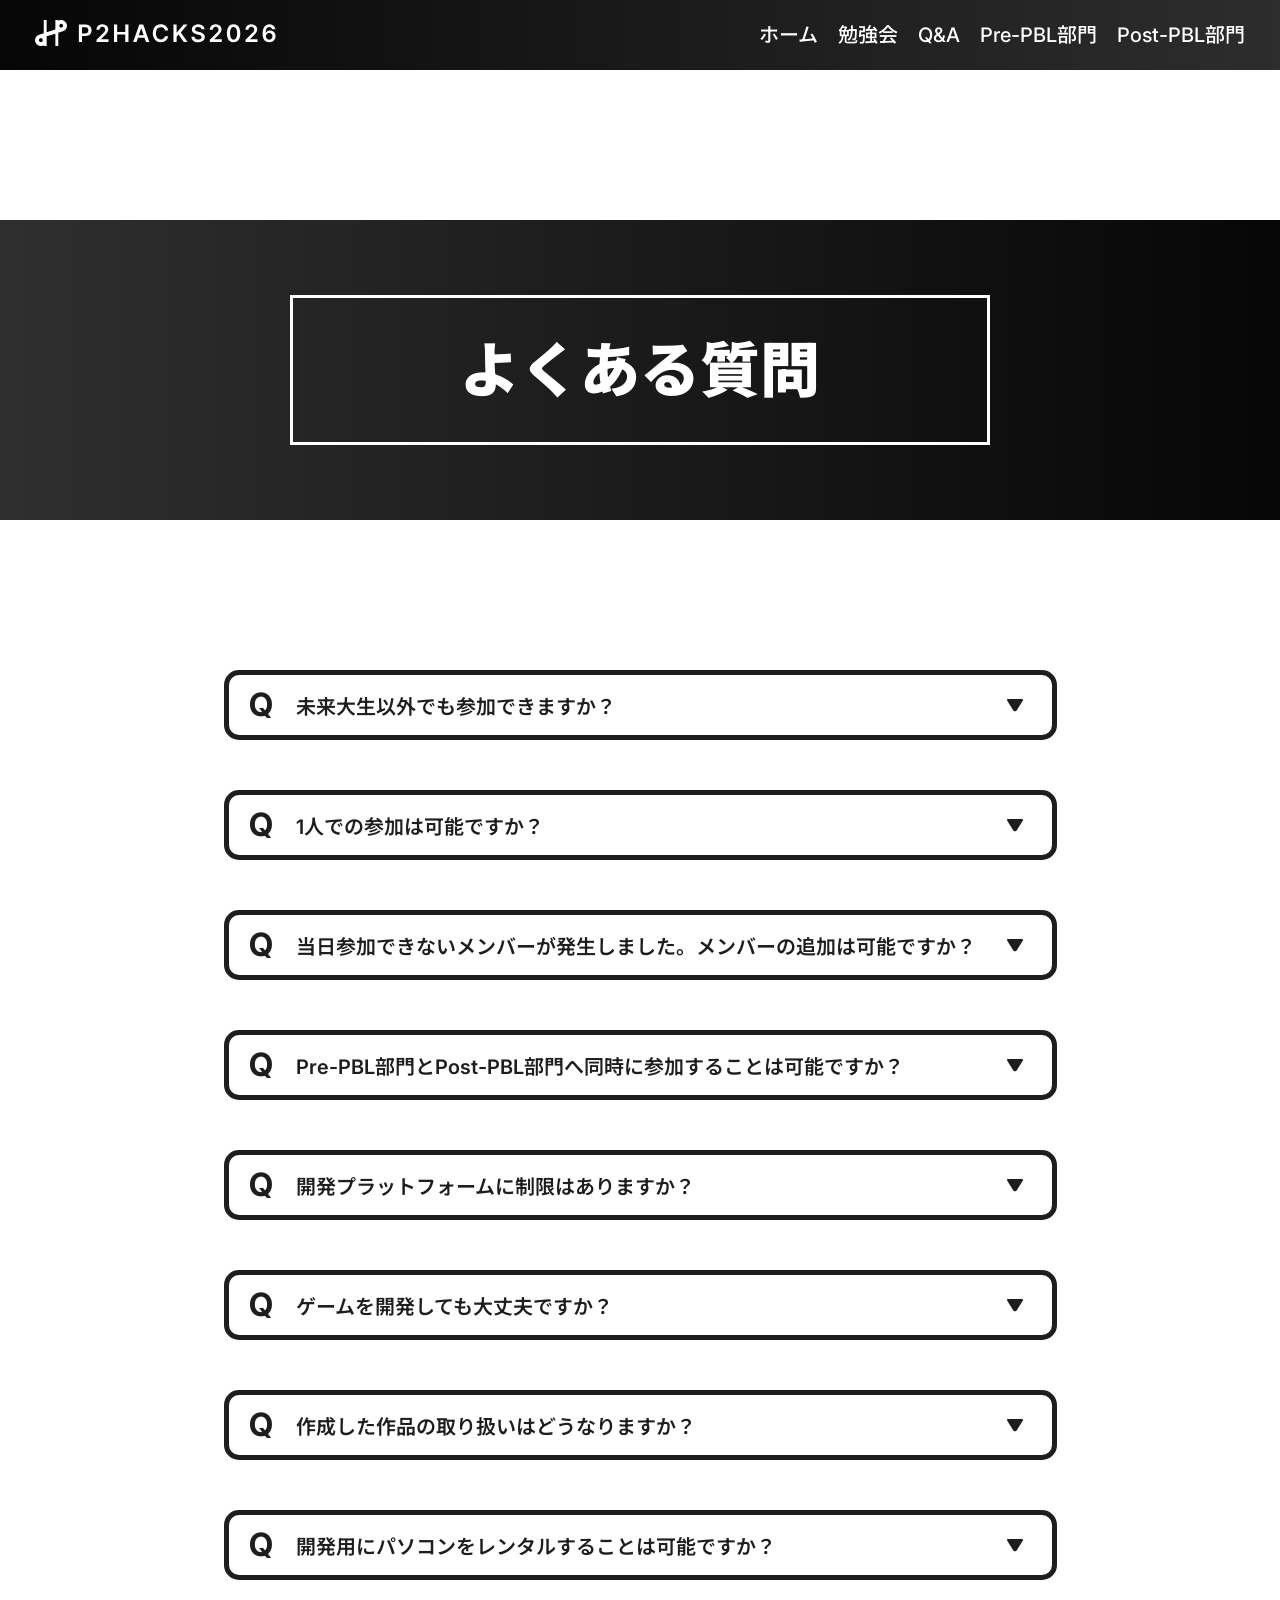
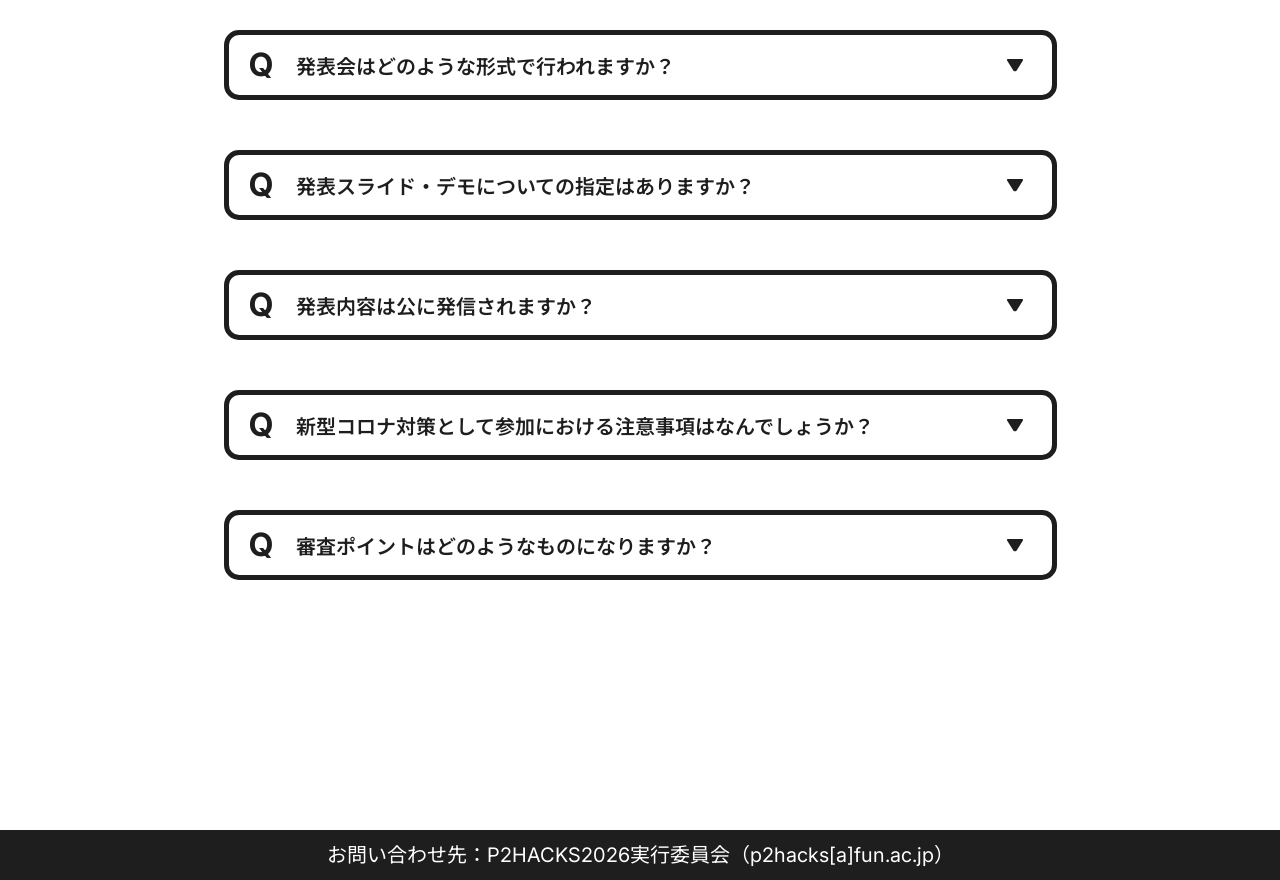
<file: qa/index.html>
<!DOCTYPE html><html lang="ja"> <head><meta charset="UTF-8"><meta name="viewport" content="width=device-width, initial-scale=1.0"><title>よくある質問 - P2HACKS2026</title><link rel="preconnect" href="https://fonts.googleapis.com"><link rel="preconnect" href="https://fonts.gstatic.com" crossorigin><link href="https://fonts.googleapis.com/css2?family=Inter:ital,opsz,wght@0,14..32,100..900;1,14..32,100..900&family=Noto+Sans+JP:wght@100..900&family=Noto+Sans:ital,wght@0,100..900;1,100..900&display=swap" rel="stylesheet"><link rel="icon" href="/favicon.ico"><!-- <ViewTransitions /> --><link rel="stylesheet" href="/astroassets/index.DAKA0esa.css">
<style>.GenericPageTitle[data-astro-cid-dlkpcnoh]{position:relative;margin-top:50px;margin-bottom:50px;height:200px;text-align:center;@media screen and (min-width: 590px){height:300px;margin-top:150px;margin-bottom:150px}}.GenericPageTitle[data-astro-cid-dlkpcnoh]:before{content:"";position:absolute;inset:0;transform-origin:left;background:linear-gradient(90deg,#2f2f2f 0%,#060606 100%,transparent 100%,transparent 100%);animation:SlideIn .25s both}@keyframes SlideIn{0%{transform:scaleX(0)}to{transform:scaleX(1)}}.inner[data-astro-cid-dlkpcnoh]{position:absolute;top:50%;left:50%;transform:translate(-50%,-50%);color:#fff;font-size:2.5em;@media screen and (min-width: 1025px){font-size:60px}font-style:normal;font-weight:900;vertical-align:middle;word-break:keep-all;transform-origin:center;animation:PopUp .3s .5s ease both;@media screen and (min-width: 590px){width:auto}}.animationsvg[data-astro-cid-dlkpcnoh]{width:auto;max-width:calc(100% - 40px);height:75px;@media screen and (min-width: 590px){height:100px}@media screen and (min-width: 1025px){height:150px}}@keyframes PopUp{0%{transform:translate(-50%,-40%);opacity:0}to{transform:translate(-50%,-50%);opacity:1}}
.Accordion[data-astro-cid-oqjbs5yv]{border-radius:15px;box-shadow:0 0 #1e1e1e00;transition:box-shadow ease-out .18s 0s;list-style-type:none;-webkit-tap-highlight-color:rgba(0,0,0,0)}.Accordion[data-astro-cid-oqjbs5yv][open]{box-shadow:0 6px 6px #1e1e1e33;transition:box-shadow ease-out .18s .1s}.summary[data-astro-cid-oqjbs5yv]{position:relative;display:flex;align-items:center;box-sizing:border-box;padding:5px 45px 5px 10px;border-radius:15px;border:5px solid var(--color-text);background-color:#fff;transition:background-color ease-out .18s,color ease-out .18s;cursor:pointer;@media screen and (min-width: 590px){padding:10px 60px 10px 20px}@media screen and (min-width: 1025px){min-height:70px;padding-top:4px;padding-bottom:4px}}.summary[data-astro-cid-oqjbs5yv]:focus-visible{outline:3px solid var(--color-text);outline-offset:3px}.summary[data-astro-cid-oqjbs5yv]::-webkit-details-marker{display:none}.Accordion[data-astro-cid-oqjbs5yv][open] .summary[data-astro-cid-oqjbs5yv]{background-color:var(--color-inv-background);color:var(--color-inv-text);max-height:100px}.Accordion[data-astro-cid-oqjbs5yv][open] .summary[data-astro-cid-oqjbs5yv]{border-bottom-left-radius:0;border-bottom-right-radius:0;border-bottom:none;padding-bottom:10px;@media screen and (min-width: 590px){padding-bottom:15px}@media screen and (min-width: 1025px){padding-bottom:9px}}.icon[data-astro-cid-oqjbs5yv]{box-sizing:content-box;position:absolute;right:14px;top:50%;transition:transform .18s,opacity .18s;transform:translateY(-50%) rotate(180deg);@media screen and (min-width: 590px){right:29px}}.Accordion[data-astro-cid-oqjbs5yv][open] .icon[data-astro-cid-oqjbs5yv]{top:calc(50% - 2.5px);transform:translateY(-50%)}.icon-active[data-astro-cid-oqjbs5yv]{opacity:1}.Accordion[data-astro-cid-oqjbs5yv][open] .icon-active[data-astro-cid-oqjbs5yv],.icon-disactive[data-astro-cid-oqjbs5yv]{opacity:0}.Accordion[data-astro-cid-oqjbs5yv][open] .icon-disactive[data-astro-cid-oqjbs5yv]{opacity:1}.contents[data-astro-cid-oqjbs5yv]{box-sizing:content-box;padding:12px 16px;border-radius:0 0 15px 15px;overflow:hidden}.Accordion[data-astro-cid-oqjbs5yv][open] .contents[data-astro-cid-oqjbs5yv]{animation:open .25s linear forwards normal;@media (prefers-reduced-motion: reduce){animation:none}}@keyframes open{0%{max-height:0px;opacity:0}to{max-height:400px;opacity:1}}.answer-row[data-astro-cid-kgwpfmyk]{display:flex;gap:16px;align-items:center}.q[data-astro-cid-kgwpfmyk]{text-align:center;font-size:1.6em;font-style:normal;font-weight:700;line-height:160%;letter-spacing:.1em;padding-right:5px;@media screen and (min-width: 590px){padding-right:20px}}.a[data-astro-cid-kgwpfmyk]{width:44px;height:44px;border-radius:999px;background-color:var(--color-text);color:#fff;text-align:center;font-size:1.2em;font-style:normal;font-weight:700;line-height:44px;flex:0 0 44px}.question[data-astro-cid-kgwpfmyk]{min-width:0;overflow-wrap:anywhere;font-style:normal;font-weight:600;line-height:normal}.answer[data-astro-cid-kgwpfmyk]{min-width:0;overflow-wrap:anywhere;color:var(--color-text-alt);font-style:normal;font-weight:600;line-height:normal}.description[data-astro-cid-kgwpfmyk]{padding:13px 0 13px 60px;color:var(--color-text-alt);font-size:1em;font-style:normal;font-weight:500;line-height:normal;@media screen and (min-width: 590px){font-size:.8em}}.qanda[data-astro-cid-wi7y22qk]{display:flex;flex-direction:column;gap:25px;width:min(833px,100%);margin:0 auto;@media screen and (min-width: 590px){gap:50px}}
</style><script type="module" src="/astroassets/hoisted.BWN1h36S.js"></script></head> <body> <!-- You found yet another hidden text by web administrator! --> <!-- Sorry for lacking of fancy ascii art. I don't want to waste your bandwidth too much ;) --> <header class="Header" data-astro-cid-3ef6ksr2> <a href="/" data-astro-cid-3ef6ksr2> <img src="/astroassets/logo-full.DOcCIg4U_1nrVyT.svg" class="logo" alt="P2HACKS2026" loading="eager" data-astro-cid-3ef6ksr2 width="242" height="36" decoding="async"> </a> <div style="flex: 1 1;" data-astro-cid-3ef6ksr2></div> <button class="sp-menu-button" aria-label="メニュー" aria-expanded="false" aria-controls="sp-menu" data-astro-cid-3ef6ksr2> <img src="/astroassets/menu.6G0GigwO_1Tq0Xw.svg" alt="Open menu" loading="eager" data-astro-cid-3ef6ksr2 width="24" height="24" decoding="async"> </button> <div class="tbpc-menu" data-astro-cid-3ef6ksr2> <a href="/" data-astro-cid-3ef6ksr2>ホーム</a> <a href="/seminner" data-astro-cid-3ef6ksr2>勉強会</a> <a href="/qa" data-astro-cid-3ef6ksr2>Q&A</a> <a href="/prepbl" data-astro-cid-3ef6ksr2>Pre-PBL部門</a> <a href="/postpbl" data-astro-cid-3ef6ksr2>Post-PBL部門</a> </div> <div class="sp-menu" id="sp-menu" data-sp-menu data-astro-cid-3ef6ksr2> <nav class="sp-menu-nav" data-astro-cid-3ef6ksr2> <ul data-astro-cid-3ef6ksr2> <li data-astro-cid-3ef6ksr2><a href="/" data-astro-cid-3ef6ksr2>ホーム</a></li> <li data-astro-cid-3ef6ksr2><a href="/seminner" data-astro-cid-3ef6ksr2>勉強会</a></li> <li data-astro-cid-3ef6ksr2><a href="/qa" data-astro-cid-3ef6ksr2>Q&A</a></li> <li data-astro-cid-3ef6ksr2><a href="/prepbl" data-astro-cid-3ef6ksr2>Pre-PBL部門</a></li> <li data-astro-cid-3ef6ksr2><a href="/postpbl" data-astro-cid-3ef6ksr2>Post-PBL部門</a></li> </ul> </nav> </div> </header>   <div style="min-height: 100vh">  <h1 data-astro-cid-wi7y22qk><div class="GenericPageTitle" data-astro-cid-dlkpcnoh> <svg width="700" height="150" viewBox="0 0 700 150" version="1.1" class="animationsvg" data-genericpagetitle-animation-svg="true" style="position: absolute; top: 50%; left: 50%; transform: translate(-50%, -50%);" data-astro-cid-dlkpcnoh> <path id="rect1" style="opacity:1;fill:none;fill-opacity:0;stroke:#ffffff;stroke-width:3;stroke-linecap:square;stroke-miterlimit:4.1;stroke-dasharray:none;stroke-dashoffset:7.2;stroke-opacity:1" d="m 1.5,1.5 v 147 h 697 V 1.5 H 1.5" data-astro-cid-dlkpcnoh></path> </svg> <script defer>
    const path = document.querySelectorAll(
      "svg[data-genericpagetitle-animation-svg] path",
    );

    path.forEach((path) => {
      const pathLength = path.getTotalLength();
      path.style.strokeDashoffset = pathLength;
      path.style.strokeDasharray = pathLength;

      const anim = path.animate(
        [
          {
            strokeDashoffset: pathLength,
          },
          {
            strokeDashoffset: 0,
          },
        ],
        {
          duration: 1500,
          easing: "cubic-bezier(.58,.13,.16,.99)",
          fill: "forwards",
          iterations: 1,
        },
      );

      anim.play();
    });
  </script> <div class="inner" data-astro-cid-dlkpcnoh> よくある質問 </div> </div> </h1> <div class="Article" data-astro-cid-q7kxohas>  <div class="Container" data-astro-cid-d6puh33w> <div class="inner is-large" data-astro-cid-d6puh33w>  <div class="qanda" data-astro-cid-wi7y22qk> <details class="Accordion" data-astro-cid-oqjbs5yv> <summary class="summary" data-astro-cid-oqjbs5yv> <span class="q" data-astro-cid-kgwpfmyk>Q</span><span class="question" data-astro-cid-kgwpfmyk> <span data-astro-cid-wi7y22qk>未来大生以外でも参加できますか？</span> </span> <img src="/astroassets/accordion-icon.2BJRkqWl_Z19mtl7.svg" alt="" data-astro-cid-oqjbs5yv class="icon icon-disactive" width="16" height="13" loading="lazy" decoding="async"> <img src="/astroassets/accordion-icon-active.BAj641Qc_Zy1Inf.svg" alt="" data-astro-cid-oqjbs5yv class="icon icon-active" width="16" height="13" loading="lazy" decoding="async"> </summary> <div class="inner" data-astro-cid-oqjbs5yv> <div class="contents" data-astro-cid-oqjbs5yv>    <div class="answer-row" data-astro-cid-kgwpfmyk> <div class="a" data-astro-cid-kgwpfmyk>A</div> <div class="answer" data-astro-cid-kgwpfmyk> <span data-astro-cid-wi7y22qk> 現在、公立はこだて未来大学に籍がある学生のみ参加できます。<br class="PcBr" data-astro-cid-5ppyrame>  </span> </div> </div> <div class="description" data-astro-cid-kgwpfmyk>    <span data-astro-cid-wi7y22qk> （休学中でも可）<br class="PcBr" data-astro-cid-5ppyrame>  </span>  </div> </div> </div> </details>  <details class="Accordion" data-astro-cid-oqjbs5yv> <summary class="summary" data-astro-cid-oqjbs5yv> <span class="q" data-astro-cid-kgwpfmyk>Q</span><span class="question" data-astro-cid-kgwpfmyk> <span data-astro-cid-wi7y22qk>1人での参加は可能ですか？</span> </span> <img src="/astroassets/accordion-icon.2BJRkqWl_Z19mtl7.svg" alt="" data-astro-cid-oqjbs5yv class="icon icon-disactive" width="16" height="13" loading="lazy" decoding="async"> <img src="/astroassets/accordion-icon-active.BAj641Qc_Zy1Inf.svg" alt="" data-astro-cid-oqjbs5yv class="icon icon-active" width="16" height="13" loading="lazy" decoding="async"> </summary> <div class="inner" data-astro-cid-oqjbs5yv> <div class="contents" data-astro-cid-oqjbs5yv>    <div class="answer-row" data-astro-cid-kgwpfmyk> <div class="a" data-astro-cid-kgwpfmyk>A</div> <div class="answer" data-astro-cid-kgwpfmyk> <span data-astro-cid-wi7y22qk> 原則チームでのエントリーとなりますので、1人での参加は認めていません。<br class="PcBr" data-astro-cid-5ppyrame>  </span> </div> </div> <div class="description" data-astro-cid-kgwpfmyk>    <span data-astro-cid-wi7y22qk> 事前に3〜5人のチームを組んでからエントリーをお願いします。<br class="PcBr" data-astro-cid-5ppyrame>  </span>  </div> </div> </div> </details>  <details class="Accordion" data-astro-cid-oqjbs5yv> <summary class="summary" data-astro-cid-oqjbs5yv> <span class="q" data-astro-cid-kgwpfmyk>Q</span><span class="question" data-astro-cid-kgwpfmyk> <span data-astro-cid-wi7y22qk>当日参加できないメンバーが発生しました。メンバーの追加は可能ですか？</span> </span> <img src="/astroassets/accordion-icon.2BJRkqWl_Z19mtl7.svg" alt="" data-astro-cid-oqjbs5yv class="icon icon-disactive" width="16" height="13" loading="lazy" decoding="async"> <img src="/astroassets/accordion-icon-active.BAj641Qc_Zy1Inf.svg" alt="" data-astro-cid-oqjbs5yv class="icon icon-active" width="16" height="13" loading="lazy" decoding="async"> </summary> <div class="inner" data-astro-cid-oqjbs5yv> <div class="contents" data-astro-cid-oqjbs5yv>    <div class="answer-row" data-astro-cid-kgwpfmyk> <div class="a" data-astro-cid-kgwpfmyk>A</div> <div class="answer" data-astro-cid-kgwpfmyk> <span data-astro-cid-wi7y22qk> 原則、応募時のチームメンバーの変更はできません。<br class="PcBr" data-astro-cid-5ppyrame>  </span> </div> </div> <div class="description" data-astro-cid-kgwpfmyk>    <span data-astro-cid-wi7y22qk> 従って新たなメンバーを追加することはできません。<br class="PcBr" data-astro-cid-5ppyrame> 但し、ハッカソン開始前かつやむを得ない場合で運営が認めた場合のみ変更可能ですので、<br class="PcBr" data-astro-cid-5ppyrame> 必ず運営へご連絡ください。<br class="PcBr" data-astro-cid-5ppyrame>  </span>  </div> </div> </div> </details>  <details class="Accordion" data-astro-cid-oqjbs5yv> <summary class="summary" data-astro-cid-oqjbs5yv> <span class="q" data-astro-cid-kgwpfmyk>Q</span><span class="question" data-astro-cid-kgwpfmyk> <span data-astro-cid-wi7y22qk>Pre-PBL部門とPost-PBL部門へ同時に参加することは可能ですか？</span> </span> <img src="/astroassets/accordion-icon.2BJRkqWl_Z19mtl7.svg" alt="" data-astro-cid-oqjbs5yv class="icon icon-disactive" width="16" height="13" loading="lazy" decoding="async"> <img src="/astroassets/accordion-icon-active.BAj641Qc_Zy1Inf.svg" alt="" data-astro-cid-oqjbs5yv class="icon icon-active" width="16" height="13" loading="lazy" decoding="async"> </summary> <div class="inner" data-astro-cid-oqjbs5yv> <div class="contents" data-astro-cid-oqjbs5yv>    <div class="answer-row" data-astro-cid-kgwpfmyk> <div class="a" data-astro-cid-kgwpfmyk>A</div> <div class="answer" data-astro-cid-kgwpfmyk> <span data-astro-cid-wi7y22qk> 両部門への同時参加はできません。<br class="PcBr" data-astro-cid-5ppyrame>  </span> </div> </div> <div class="description" data-astro-cid-kgwpfmyk>    <span data-astro-cid-wi7y22qk> 複数部門への参加・応募は認めません。どちらかの部門を選んでご参加ください。<br class="PcBr" data-astro-cid-5ppyrame> また、1人でもプロジェクト学習を履修したことがある学生がチーム内にいる場合、<br class="PcBr" data-astro-cid-5ppyrame> Pre-PBL部門への参加資格はありません。<br class="PcBr" data-astro-cid-5ppyrame>  </span>  </div> </div> </div> </details>  <details class="Accordion" data-astro-cid-oqjbs5yv> <summary class="summary" data-astro-cid-oqjbs5yv> <span class="q" data-astro-cid-kgwpfmyk>Q</span><span class="question" data-astro-cid-kgwpfmyk> <span data-astro-cid-wi7y22qk>開発プラットフォームに制限はありますか？</span> </span> <img src="/astroassets/accordion-icon.2BJRkqWl_Z19mtl7.svg" alt="" data-astro-cid-oqjbs5yv class="icon icon-disactive" width="16" height="13" loading="lazy" decoding="async"> <img src="/astroassets/accordion-icon-active.BAj641Qc_Zy1Inf.svg" alt="" data-astro-cid-oqjbs5yv class="icon icon-active" width="16" height="13" loading="lazy" decoding="async"> </summary> <div class="inner" data-astro-cid-oqjbs5yv> <div class="contents" data-astro-cid-oqjbs5yv>    <div class="answer-row" data-astro-cid-kgwpfmyk> <div class="a" data-astro-cid-kgwpfmyk>A</div> <div class="answer" data-astro-cid-kgwpfmyk> <span data-astro-cid-wi7y22qk> 開発プラットフォームの制限はありません。<br class="PcBr" data-astro-cid-5ppyrame>  </span> </div> </div> <div class="description" data-astro-cid-kgwpfmyk>    <span data-astro-cid-wi7y22qk> ネイティブアプリ、Webアプリ、ハードウェアなど、テーマに沿っていれば<br class="PcBr" data-astro-cid-5ppyrame> 好きな物を開発して頂いて大丈夫です！<br class="PcBr" data-astro-cid-5ppyrame>  </span>  </div> </div> </div> </details>  <details class="Accordion" data-astro-cid-oqjbs5yv> <summary class="summary" data-astro-cid-oqjbs5yv> <span class="q" data-astro-cid-kgwpfmyk>Q</span><span class="question" data-astro-cid-kgwpfmyk> <span data-astro-cid-wi7y22qk>ゲームを開発しても大丈夫ですか？</span> </span> <img src="/astroassets/accordion-icon.2BJRkqWl_Z19mtl7.svg" alt="" data-astro-cid-oqjbs5yv class="icon icon-disactive" width="16" height="13" loading="lazy" decoding="async"> <img src="/astroassets/accordion-icon-active.BAj641Qc_Zy1Inf.svg" alt="" data-astro-cid-oqjbs5yv class="icon icon-active" width="16" height="13" loading="lazy" decoding="async"> </summary> <div class="inner" data-astro-cid-oqjbs5yv> <div class="contents" data-astro-cid-oqjbs5yv>    <div class="answer-row" data-astro-cid-kgwpfmyk> <div class="a" data-astro-cid-kgwpfmyk>A</div> <div class="answer" data-astro-cid-kgwpfmyk> <span data-astro-cid-wi7y22qk> テーマに沿っていれば問題ありません！<br class="PcBr" data-astro-cid-5ppyrame>  </span> </div> </div> <div class="description" data-astro-cid-kgwpfmyk>    <span data-astro-cid-wi7y22qk> ゲームに限らず、ITが関わっていて開発が伴うものであればどんなものを制作しても構いません。<br class="PcBr" data-astro-cid-5ppyrame> 安心して開発してください。<br class="PcBr" data-astro-cid-5ppyrame>  </span>  </div> </div> </div> </details>  <details class="Accordion" data-astro-cid-oqjbs5yv> <summary class="summary" data-astro-cid-oqjbs5yv> <span class="q" data-astro-cid-kgwpfmyk>Q</span><span class="question" data-astro-cid-kgwpfmyk> <span data-astro-cid-wi7y22qk>作成した作品の取り扱いはどうなりますか？</span> </span> <img src="/astroassets/accordion-icon.2BJRkqWl_Z19mtl7.svg" alt="" data-astro-cid-oqjbs5yv class="icon icon-disactive" width="16" height="13" loading="lazy" decoding="async"> <img src="/astroassets/accordion-icon-active.BAj641Qc_Zy1Inf.svg" alt="" data-astro-cid-oqjbs5yv class="icon icon-active" width="16" height="13" loading="lazy" decoding="async"> </summary> <div class="inner" data-astro-cid-oqjbs5yv> <div class="contents" data-astro-cid-oqjbs5yv>    <div class="answer-row" data-astro-cid-kgwpfmyk> <div class="a" data-astro-cid-kgwpfmyk>A</div> <div class="answer" data-astro-cid-kgwpfmyk> <span data-astro-cid-wi7y22qk> 本イベント内で作成した作品の権利は、作成者に帰属します。<br class="PcBr" data-astro-cid-5ppyrame>  </span> </div> </div> <div class="description" data-astro-cid-kgwpfmyk>    <span data-astro-cid-wi7y22qk> 但し、広報に利用させていただく場合があります。<br class="PcBr" data-astro-cid-5ppyrame>  </span>  </div> </div> </div> </details>  <details class="Accordion" data-astro-cid-oqjbs5yv> <summary class="summary" data-astro-cid-oqjbs5yv> <span class="q" data-astro-cid-kgwpfmyk>Q</span><span class="question" data-astro-cid-kgwpfmyk> <span data-astro-cid-wi7y22qk>開発用にパソコンをレンタルすることは可能ですか？</span> </span> <img src="/astroassets/accordion-icon.2BJRkqWl_Z19mtl7.svg" alt="" data-astro-cid-oqjbs5yv class="icon icon-disactive" width="16" height="13" loading="lazy" decoding="async"> <img src="/astroassets/accordion-icon-active.BAj641Qc_Zy1Inf.svg" alt="" data-astro-cid-oqjbs5yv class="icon icon-active" width="16" height="13" loading="lazy" decoding="async"> </summary> <div class="inner" data-astro-cid-oqjbs5yv> <div class="contents" data-astro-cid-oqjbs5yv>    <div class="answer-row" data-astro-cid-kgwpfmyk> <div class="a" data-astro-cid-kgwpfmyk>A</div> <div class="answer" data-astro-cid-kgwpfmyk> <span data-astro-cid-wi7y22qk> パソコンの貸し出しは行いません。<br class="PcBr" data-astro-cid-5ppyrame>  </span> </div> </div> <div class="description" data-astro-cid-kgwpfmyk>    <span data-astro-cid-wi7y22qk> 開発用のパソコンや実行確認用の端末は各自でご持参ください。<br class="PcBr" data-astro-cid-5ppyrame>  </span>  </div> </div> </div> </details>  <details class="Accordion" data-astro-cid-oqjbs5yv> <summary class="summary" data-astro-cid-oqjbs5yv> <span class="q" data-astro-cid-kgwpfmyk>Q</span><span class="question" data-astro-cid-kgwpfmyk> <span data-astro-cid-wi7y22qk>発表会はどのような形式で行われますか？</span> </span> <img src="/astroassets/accordion-icon.2BJRkqWl_Z19mtl7.svg" alt="" data-astro-cid-oqjbs5yv class="icon icon-disactive" width="16" height="13" loading="lazy" decoding="async"> <img src="/astroassets/accordion-icon-active.BAj641Qc_Zy1Inf.svg" alt="" data-astro-cid-oqjbs5yv class="icon icon-active" width="16" height="13" loading="lazy" decoding="async"> </summary> <div class="inner" data-astro-cid-oqjbs5yv> <div class="contents" data-astro-cid-oqjbs5yv>    <div class="answer-row" data-astro-cid-kgwpfmyk> <div class="a" data-astro-cid-kgwpfmyk>A</div> <div class="answer" data-astro-cid-kgwpfmyk> <span data-astro-cid-wi7y22qk> 発表会は大学の教室にて対面で行います。<br class="PcBr" data-astro-cid-5ppyrame>  </span> </div> </div> <div class="description" data-astro-cid-kgwpfmyk>    <span data-astro-cid-wi7y22qk> チーム代表者のパソコンをプロジェクターに繋いで画面を映し出す形で発表していただきます。<br class="PcBr" data-astro-cid-5ppyrame> 発表時間5分、質疑応答2分の計7分を予定しています。<br class="PcBr" data-astro-cid-5ppyrame>  </span>  </div> </div> </div> </details>  <details class="Accordion" data-astro-cid-oqjbs5yv> <summary class="summary" data-astro-cid-oqjbs5yv> <span class="q" data-astro-cid-kgwpfmyk>Q</span><span class="question" data-astro-cid-kgwpfmyk> <span data-astro-cid-wi7y22qk>発表スライド・デモについての指定はありますか？</span> </span> <img src="/astroassets/accordion-icon.2BJRkqWl_Z19mtl7.svg" alt="" data-astro-cid-oqjbs5yv class="icon icon-disactive" width="16" height="13" loading="lazy" decoding="async"> <img src="/astroassets/accordion-icon-active.BAj641Qc_Zy1Inf.svg" alt="" data-astro-cid-oqjbs5yv class="icon icon-active" width="16" height="13" loading="lazy" decoding="async"> </summary> <div class="inner" data-astro-cid-oqjbs5yv> <div class="contents" data-astro-cid-oqjbs5yv>    <div class="answer-row" data-astro-cid-kgwpfmyk> <div class="a" data-astro-cid-kgwpfmyk>A</div> <div class="answer" data-astro-cid-kgwpfmyk> <span data-astro-cid-wi7y22qk> 発表スライド・デモについては、こちらから指定は行いません。<br class="PcBr" data-astro-cid-5ppyrame>  </span> </div> </div> <div class="description" data-astro-cid-kgwpfmyk>    <span data-astro-cid-wi7y22qk> 但し、どのように見せているかどうか(効果的に見せれているかどうか)は評価の対象となりますので、<br class="PcBr" data-astro-cid-5ppyrame> チームで効果的な方法を考えて決めてください。<br class="PcBr" data-astro-cid-5ppyrame>  </span>  </div> </div> </div> </details>  <details class="Accordion" data-astro-cid-oqjbs5yv> <summary class="summary" data-astro-cid-oqjbs5yv> <span class="q" data-astro-cid-kgwpfmyk>Q</span><span class="question" data-astro-cid-kgwpfmyk> <span data-astro-cid-wi7y22qk>発表内容は公に発信されますか？</span> </span> <img src="/astroassets/accordion-icon.2BJRkqWl_Z19mtl7.svg" alt="" data-astro-cid-oqjbs5yv class="icon icon-disactive" width="16" height="13" loading="lazy" decoding="async"> <img src="/astroassets/accordion-icon-active.BAj641Qc_Zy1Inf.svg" alt="" data-astro-cid-oqjbs5yv class="icon icon-active" width="16" height="13" loading="lazy" decoding="async"> </summary> <div class="inner" data-astro-cid-oqjbs5yv> <div class="contents" data-astro-cid-oqjbs5yv>    <div class="answer-row" data-astro-cid-kgwpfmyk> <div class="a" data-astro-cid-kgwpfmyk>A</div> <div class="answer" data-astro-cid-kgwpfmyk> <span data-astro-cid-wi7y22qk> 審査及び今後の広報活動のため発表を録画・公開する可能性があります。<br class="PcBr" data-astro-cid-5ppyrame>  </span> </div> </div> <div class="description" data-astro-cid-kgwpfmyk>    <span data-astro-cid-wi7y22qk> フォーム記載の応募規約に明記していますので、同意の上ご参加をお願いします。<br class="PcBr" data-astro-cid-5ppyrame> 公開されることで不都合がある・やむを得ない事情がある場合、<br class="PcBr" data-astro-cid-5ppyrame> 運営で対応しますので、必ず運営へご連絡ください。<br class="PcBr" data-astro-cid-5ppyrame>  </span>  </div> </div> </div> </details>  <details class="Accordion" data-astro-cid-oqjbs5yv> <summary class="summary" data-astro-cid-oqjbs5yv> <span class="q" data-astro-cid-kgwpfmyk>Q</span><span class="question" data-astro-cid-kgwpfmyk> <span data-astro-cid-wi7y22qk>新型コロナ対策として参加における注意事項はなんでしょうか？</span> </span> <img src="/astroassets/accordion-icon.2BJRkqWl_Z19mtl7.svg" alt="" data-astro-cid-oqjbs5yv class="icon icon-disactive" width="16" height="13" loading="lazy" decoding="async"> <img src="/astroassets/accordion-icon-active.BAj641Qc_Zy1Inf.svg" alt="" data-astro-cid-oqjbs5yv class="icon icon-active" width="16" height="13" loading="lazy" decoding="async"> </summary> <div class="inner" data-astro-cid-oqjbs5yv> <div class="contents" data-astro-cid-oqjbs5yv>    <div class="answer-row" data-astro-cid-kgwpfmyk> <div class="a" data-astro-cid-kgwpfmyk>A</div> <div class="answer" data-astro-cid-kgwpfmyk> <span data-astro-cid-wi7y22qk> 参加にあたって事前に体調の報告をお願いします。<br class="PcBr" data-astro-cid-5ppyrame> 体調不良・発熱等の症状がある場合は対面での参加は認められません。<br class="PcBr" data-astro-cid-5ppyrame>  </span> </div> </div> <div class="description" data-astro-cid-kgwpfmyk>    <span data-astro-cid-wi7y22qk> 会場では、こまめな消毒・マスクの着用・決められた場所での飲食へのご協力をお願いします。<br class="PcBr" data-astro-cid-5ppyrame> 開発期間中にチームで集まって開発をする場合は、ご自身で必要な感染対策を行ってください。<br class="PcBr" data-astro-cid-5ppyrame>  </span>  </div> </div> </div> </details>  <details class="Accordion" data-astro-cid-oqjbs5yv> <summary class="summary" data-astro-cid-oqjbs5yv> <span class="q" data-astro-cid-kgwpfmyk>Q</span><span class="question" data-astro-cid-kgwpfmyk> <span data-astro-cid-wi7y22qk>審査ポイントはどのようなものになりますか？</span> </span> <img src="/astroassets/accordion-icon.2BJRkqWl_Z19mtl7.svg" alt="" data-astro-cid-oqjbs5yv class="icon icon-disactive" width="16" height="13" loading="lazy" decoding="async"> <img src="/astroassets/accordion-icon-active.BAj641Qc_Zy1Inf.svg" alt="" data-astro-cid-oqjbs5yv class="icon icon-active" width="16" height="13" loading="lazy" decoding="async"> </summary> <div class="inner" data-astro-cid-oqjbs5yv> <div class="contents" data-astro-cid-oqjbs5yv>    <div class="answer-row" data-astro-cid-kgwpfmyk> <div class="a" data-astro-cid-kgwpfmyk>A</div> <div class="answer" data-astro-cid-kgwpfmyk> <span data-astro-cid-wi7y22qk> 以下の項目を総合して審査を行います。 <br class="PcBr" data-astro-cid-5ppyrame> ※審査基準は検討段階のものであり変更になる可能性があります。<br class="PcBr" data-astro-cid-5ppyrame>  </span> </div> </div> <div class="description" data-astro-cid-kgwpfmyk>    <span data-astro-cid-wi7y22qk> アイデア (テーマに沿って考えられてるか)、実装 (アイデアを実現できているか)、<br class="PcBr" data-astro-cid-5ppyrame> 開発プロセス (円滑にチーム開発を進めるためのコミュニケーションが取れているか)、<br class="PcBr" data-astro-cid-5ppyrame> プレゼン (取り組んだ内容・プロダクトの内容を効果的に伝えられるか)<br class="PcBr" data-astro-cid-5ppyrame>  </span>  </div> </div> </div> </details>   </div>  </div> </div>   </div>   </div> <div class="Footer" data-astro-cid-sz7xmlte>
お問い合わせ先：P2HACKS2026実行委員会（p2hacks[a]fun.ac.jp）
</div>  </body></html>
</file>
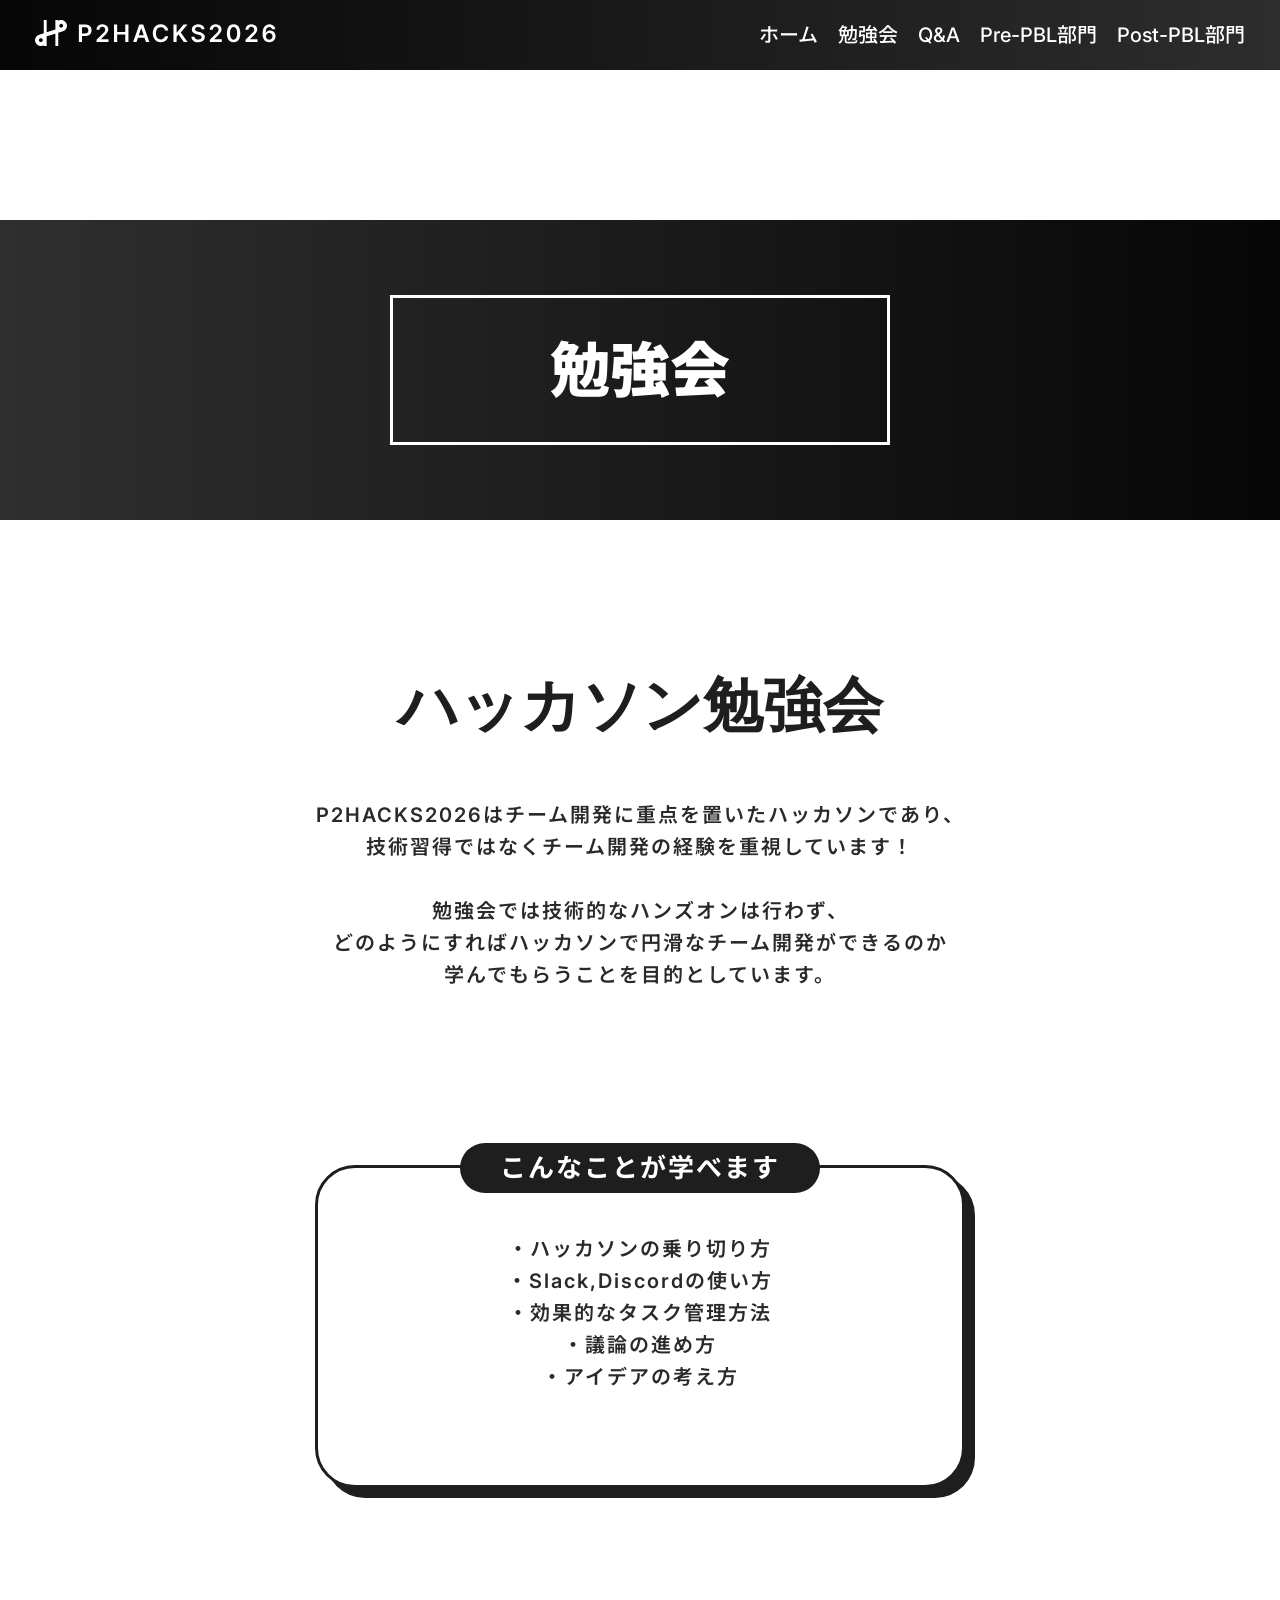
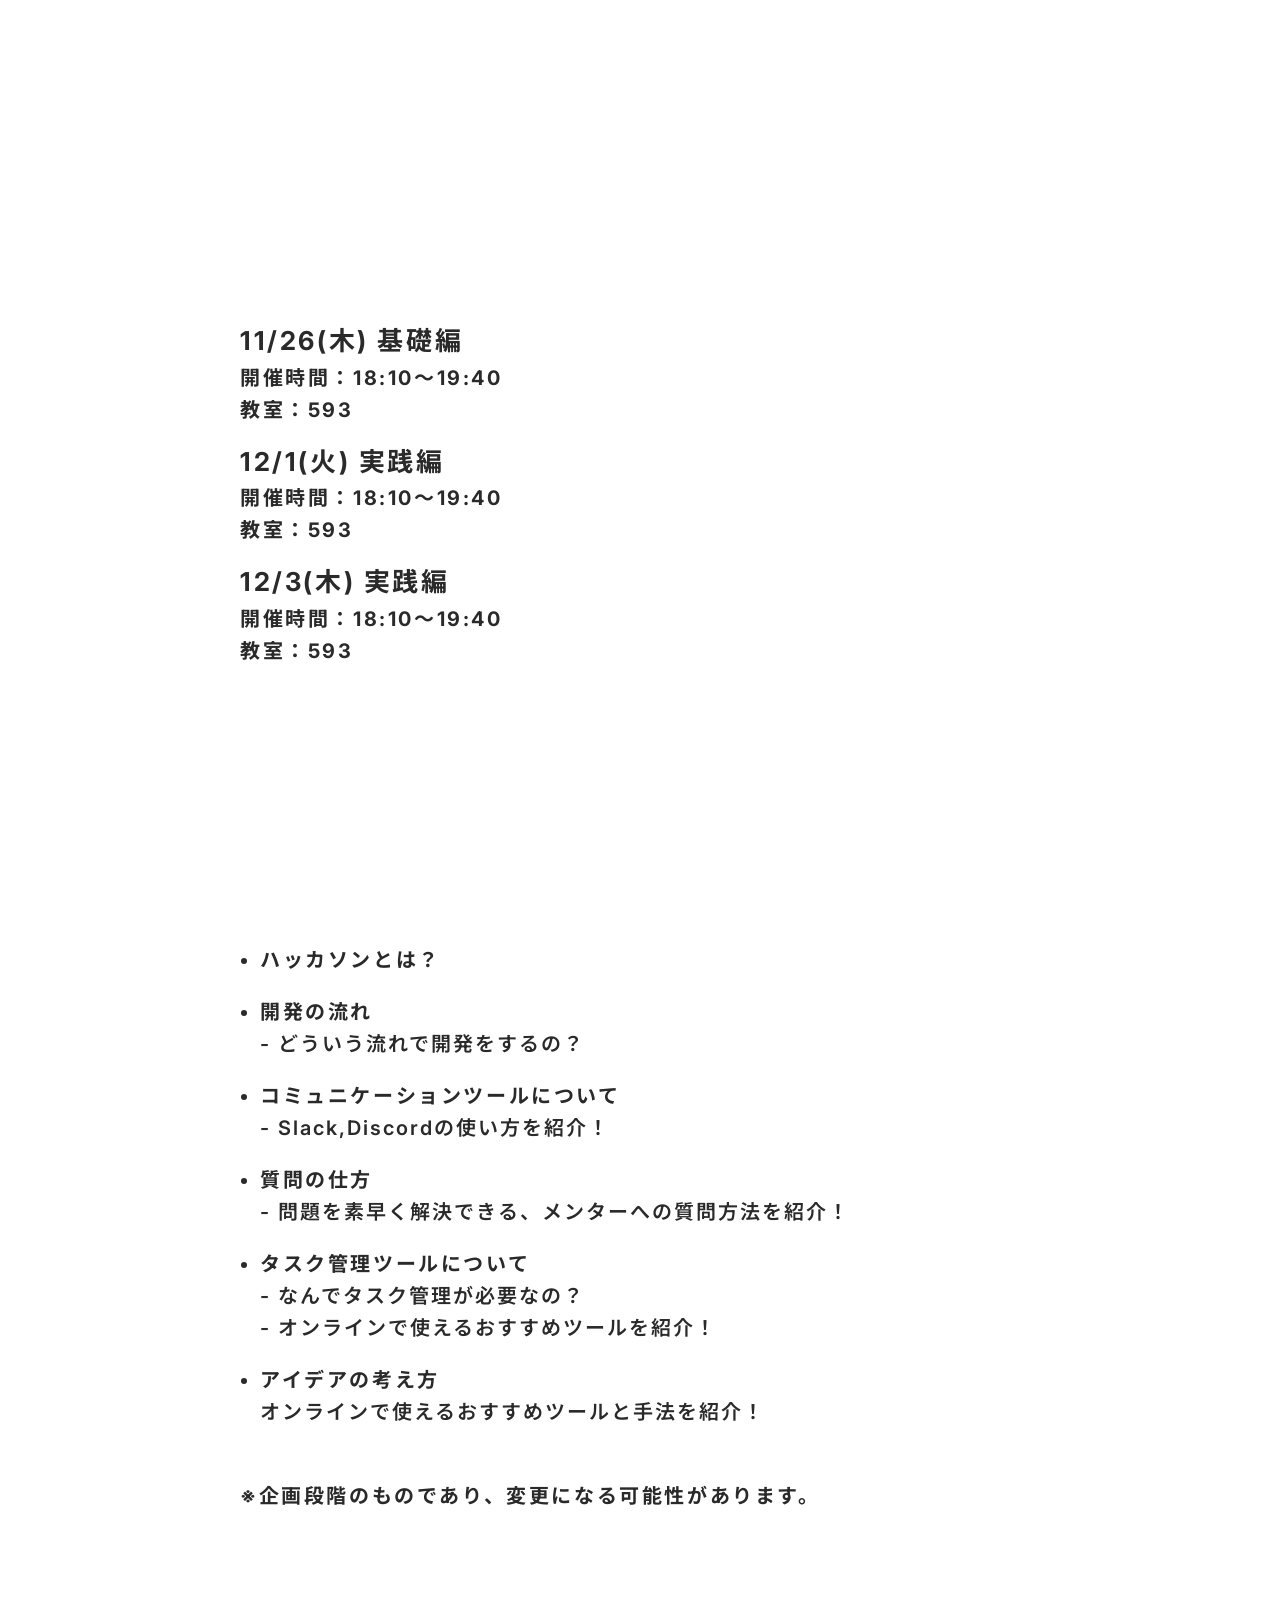
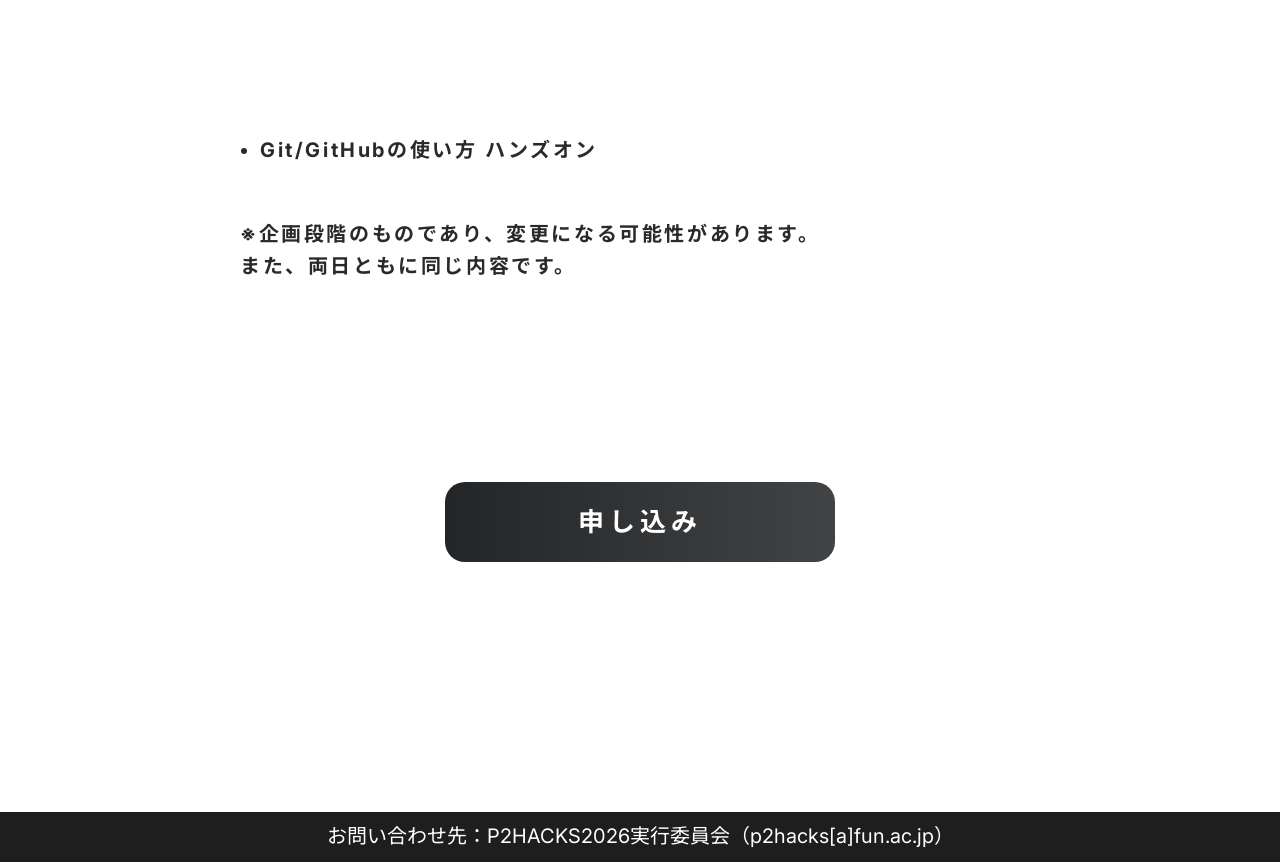
<file: seminner/index.html>
<!DOCTYPE html><html lang="ja"> <head><meta charset="UTF-8"><meta name="viewport" content="width=device-width, initial-scale=1.0"><title>勉強会 - P2HACKS2026</title><link rel="preconnect" href="https://fonts.googleapis.com"><link rel="preconnect" href="https://fonts.gstatic.com" crossorigin><link href="https://fonts.googleapis.com/css2?family=Inter:ital,opsz,wght@0,14..32,100..900;1,14..32,100..900&family=Noto+Sans+JP:wght@100..900&family=Noto+Sans:ital,wght@0,100..900;1,100..900&display=swap" rel="stylesheet"><link rel="icon" href="/favicon.ico"><!-- <ViewTransitions /> --><link rel="stylesheet" href="/astroassets/index.DAKA0esa.css">
<style>.ArticleDescription[data-astro-cid-cta3o4h5]{text-align:center;font-weight:600;@media screen and (min-width: 590px){line-height:160%;letter-spacing:.1em}}.ArticleSection[data-astro-cid-worou3s5]{font-weight:600}.main[data-astro-cid-sxfw5txc]{font-size:3em;text-align:center;color:var(--color-text);font-weight:700;font-family:Inter}.sub[data-astro-cid-sxfw5txc]{color:var(--color-text);text-align:center;font-size:1em;font-weight:400;line-height:160%;letter-spacing:.5em}.WrappedBox[data-astro-cid-642ucxle]{padding-top:24px}.box[data-astro-cid-642ucxle]{position:relative;border-radius:40px;border:3px solid var(--color-text);background:#fff;box-shadow:10px 10px 0 0 var(--color-text);padding:40px 25px 35px;color:var(--color-text-alt);text-align:center;font-style:normal;font-weight:600;line-height:160%;letter-spacing:.1em;@media screen and (min-width: 1025px){padding:65px 20px 60px}}.title[data-astro-cid-642ucxle]{box-sizing:border-box;position:absolute;top:0;left:50%;transform:translate(-50%,-50%);border-radius:30px;background:var(--color-text);padding:0 25px;height:2.5rem;line-height:2.5rem;vertical-align:middle;word-break:keep-all;color:#fff;text-align:center;font-size:1.3em;font-weight:900;@media screen and (min-width: 1025px){padding:0 40px;min-width:50%}}
.TrimLineFader[data-astro-cid-slod673q]{display:inline-block;position:relative}.TrimLineFader[data-astro-cid-slod673q].block{display:block}.inner[data-astro-cid-slod673q]{display:inline-block;visibility:hidden;transition:visibility step-end .25s;@media (prefers-reduced-motion: reduce){visibility:visible}}.TrimLineFader[data-astro-cid-slod673q].block .inner[data-astro-cid-slod673q]{display:block}.TrimLineFader[data-astro-cid-slod673q]:before{position:absolute;background-color:var(--color-text);inset:0;opacity:0;content:" "}.TrimLineFader[data-astro-cid-slod673q].is-visible .inner[data-astro-cid-slod673q]{visibility:visible}.TrimLineFader[data-astro-cid-slod673q].is-visible:before{animation:FadingCover ease-in-out .5s forwards;@media (prefers-reduced-motion: reduce){animation:none;opacity:0}}@keyframes FadingCover{0%{transform:scaleX(0);transform-origin:0 0;opacity:0}49%{transform:scaleX(1);transform-origin:0 0;opacity:1}50%{transform:scaleX(1);transform-origin:100% 100%;opacity:1}99%{transform:scaleX(0);transform-origin:100% 100%;opacity:0}to{transform:scaleX(0);transform-origin:100% 100%;opacity:0}}
.GenericPageTitle[data-astro-cid-dlkpcnoh]{position:relative;margin-top:50px;margin-bottom:50px;height:200px;text-align:center;@media screen and (min-width: 590px){height:300px;margin-top:150px;margin-bottom:150px}}.GenericPageTitle[data-astro-cid-dlkpcnoh]:before{content:"";position:absolute;inset:0;transform-origin:left;background:linear-gradient(90deg,#2f2f2f 0%,#060606 100%,transparent 100%,transparent 100%);animation:SlideIn .25s both}@keyframes SlideIn{0%{transform:scaleX(0)}to{transform:scaleX(1)}}.inner[data-astro-cid-dlkpcnoh]{position:absolute;top:50%;left:50%;transform:translate(-50%,-50%);color:#fff;font-size:2.5em;@media screen and (min-width: 1025px){font-size:60px}font-style:normal;font-weight:900;vertical-align:middle;word-break:keep-all;transform-origin:center;animation:PopUp .3s .5s ease both;@media screen and (min-width: 590px){width:auto}}.animationsvg[data-astro-cid-dlkpcnoh]{width:auto;max-width:calc(100% - 40px);height:75px;@media screen and (min-width: 590px){height:100px}@media screen and (min-width: 1025px){height:150px}}@keyframes PopUp{0%{transform:translate(-50%,-40%);opacity:0}to{transform:translate(-50%,-50%);opacity:1}}
.SectionParagraph[data-astro-cid-y54r4ufh]{margin:30px 0 0;color:var(--color-text-alt);font-weight:600;line-height:160%;letter-spacing:.1em;padding:0;@media screen and (min-width: 590px){margin:60px 0 0}}.SectionTitle[data-astro-cid-azbpcp4f]{display:inline-block;color:var(--color-text);font-size:2em;font-style:normal;font-weight:900;line-height:1.3em;width:100%}.inner[data-astro-cid-azbpcp4f]{padding-left:.35em;border-left:var(--color-text) solid .35em}
.ButtonA[data-astro-cid-ih765fsr]{position:relative;width:240px;height:50px;text-align:center;border-radius:10px;background:var( --button-a-background-override, linear-gradient(90deg, #232526 0%, #414345 100%) );padding:5px;border:none;outline:none;color:var(--color-inv-text);transition:color .18s;font-size:1.3em;font-weight:700;letter-spacing:.2em;z-index:0;@media screen and (min-width: 590px){width:390px;height:80px;border-radius:20px}@media (prefers-reduced-motion: reduce){color:var(--color-inv-text)}}.ButtonA[data-astro-cid-ih765fsr].enabled{cursor:pointer}.ButtonA[data-astro-cid-ih765fsr].enabled:hover{color:var(--color-text)}.cutin-clip[data-astro-cid-ih765fsr]{position:absolute;inset:0;border:solid 5px transparent;overflow:hidden;border-radius:10px;@media screen and (min-width: 590px){border-radius:20px}}.cutin-clip[data-astro-cid-ih765fsr]:before{content:"";position:absolute;width:110%;aspect-ratio:1;top:50%;left:50%;color:var(--color-text);background:var(--color-background);border-radius:999px;transform:translate(-50%,-50%) scale(0);opacity:0;transition:transform .18s,opacity .18s;z-index:-1;@media (prefers-reduced-motion: reduce){display:none}}.ButtonA[data-astro-cid-ih765fsr].enabled:hover .cutin-clip[data-astro-cid-ih765fsr]:before{transform:translate(-50%,-50%) scale(1);opacity:1}.cutin[data-astro-cid-ih765fsr]{position:absolute;display:flex;inset:0;justify-content:center;align-items:center;color:var(--color-inv-text);background-color:var(--color-inv-background);border:solid 5px var(--color-inv-text);border-radius:20px}.global_RichText{color:var(--color-text-alt);font-weight:700;letter-spacing:.13em;line-height:160%}.global_RichText a{text-decoration:underline}.global_RichText h3{font-size:1.3em;letter-spacing:.1em;line-height:160%}.global_RichText h4{letter-spacing:.13em;line-height:160%}.global_RichText p{margin-bottom:.75em;line-height:160%}.global_RichText ul{margin-bottom:.75em;padding-left:1em;line-height:160%;letter-spacing:.13em}.global_RichText ul li{list-style-type:disc}.global_RichText ol{margin-bottom:.75em;padding-left:1em;line-height:160%;letter-spacing:.13em}.global_RichText li{margin-bottom:1em}.global_RichText .plain{color:var(--color-text-alt);font-size:1rem;font-weight:600;line-height:160%;letter-spacing:.1rem}
.ShadowAnimation[data-astro-cid-54vtadsk]{position:relative;z-index:0}.ShadowAnimation[data-astro-cid-54vtadsk]:before{content:"";position:absolute;inset:0 0 0 35%;transform:translate(-10%);opacity:0;transition:transform .25s,opacity .25s;background-color:#ebebeb;z-index:-1;@media (prefers-reduced-motion: reduce){display:none}}.ShadowAnimation[data-astro-cid-54vtadsk].is-visible:before{opacity:.5;transform:translate(0)}
</style><script type="module" src="/astroassets/hoisted.CHuwPiC3.js"></script></head> <body> <!-- You found yet another hidden text by web administrator! --> <!-- Sorry for lacking of fancy ascii art. I don't want to waste your bandwidth too much ;) --> <header class="Header" data-astro-cid-3ef6ksr2> <a href="/" data-astro-cid-3ef6ksr2> <img src="/astroassets/logo-full.DOcCIg4U_1nrVyT.svg" class="logo" alt="P2HACKS2026" loading="eager" data-astro-cid-3ef6ksr2 width="242" height="36" decoding="async"> </a> <div style="flex: 1 1;" data-astro-cid-3ef6ksr2></div> <button class="sp-menu-button" aria-label="メニュー" aria-expanded="false" aria-controls="sp-menu" data-astro-cid-3ef6ksr2> <img src="/astroassets/menu.6G0GigwO_1Tq0Xw.svg" alt="Open menu" loading="eager" data-astro-cid-3ef6ksr2 width="24" height="24" decoding="async"> </button> <div class="tbpc-menu" data-astro-cid-3ef6ksr2> <a href="/" data-astro-cid-3ef6ksr2>ホーム</a> <a href="/seminner" data-astro-cid-3ef6ksr2>勉強会</a> <a href="/qa" data-astro-cid-3ef6ksr2>Q&A</a> <a href="/prepbl" data-astro-cid-3ef6ksr2>Pre-PBL部門</a> <a href="/postpbl" data-astro-cid-3ef6ksr2>Post-PBL部門</a> </div> <div class="sp-menu" id="sp-menu" data-sp-menu data-astro-cid-3ef6ksr2> <nav class="sp-menu-nav" data-astro-cid-3ef6ksr2> <ul data-astro-cid-3ef6ksr2> <li data-astro-cid-3ef6ksr2><a href="/" data-astro-cid-3ef6ksr2>ホーム</a></li> <li data-astro-cid-3ef6ksr2><a href="/seminner" data-astro-cid-3ef6ksr2>勉強会</a></li> <li data-astro-cid-3ef6ksr2><a href="/qa" data-astro-cid-3ef6ksr2>Q&A</a></li> <li data-astro-cid-3ef6ksr2><a href="/prepbl" data-astro-cid-3ef6ksr2>Pre-PBL部門</a></li> <li data-astro-cid-3ef6ksr2><a href="/postpbl" data-astro-cid-3ef6ksr2>Post-PBL部門</a></li> </ul> </nav> </div> </header>   <div style="min-height: 100vh">  <h1> <div class="GenericPageTitle" data-astro-cid-dlkpcnoh> <svg width="500" height="150" viewBox="0 0 500 150" version="1.1" class="animationsvg" data-genericpagetitle-animation-svg="true" style="position: absolute; top: 50%; left: 50%; transform: translate(-50%, -50%);" data-astro-cid-dlkpcnoh> <path id="rect1" style="opacity:1;fill:none;fill-opacity:0;stroke:#ffffff;stroke-width:3;stroke-linecap:square;stroke-miterlimit:4.1;stroke-dasharray:none;stroke-dashoffset:7.2;stroke-opacity:1" d="m 1.5,1.5 v 147 h 497 V 1.5 H 1.5" data-astro-cid-dlkpcnoh></path> </svg> <script defer>
    const path = document.querySelectorAll(
      "svg[data-genericpagetitle-animation-svg] path",
    );

    path.forEach((path) => {
      const pathLength = path.getTotalLength();
      path.style.strokeDashoffset = pathLength;
      path.style.strokeDasharray = pathLength;

      const anim = path.animate(
        [
          {
            strokeDashoffset: pathLength,
          },
          {
            strokeDashoffset: 0,
          },
        ],
        {
          duration: 1500,
          easing: "cubic-bezier(.58,.13,.16,.99)",
          fill: "forwards",
          iterations: 1,
        },
      );

      anim.play();
    });
  </script> <div class="inner" data-astro-cid-dlkpcnoh>  勉強会  </div> </div>  </h1> <div class="Article" data-astro-cid-q7kxohas>  <div class="Container" data-astro-cid-d6puh33w> <div class="inner" data-astro-cid-d6puh33w>  <div class="ArticleTitle" data-astro-cid-sxfw5txc> <div class="main" data-astro-cid-sxfw5txc> <div class="TrimLineFader" data-fader data-astro-cid-slod673q> <div class="inner" data-astro-cid-slod673q>   ハッカソン勉強会   </div> </div>   </div>  </div>  <div class="ArticleDescription" data-astro-cid-cta3o4h5>  <p> <div class="SectionParagraph" data-astro-cid-y54r4ufh> 
P2HACKS2026はチーム開発に重点を置いたハッカソンであり、<br class="PcBr" data-astro-cid-5ppyrame> 技術習得ではなくチーム開発の経験を重視しています！<br><br>
勉強会では技術的なハンズオンは行わず、<br class="PcBr" data-astro-cid-5ppyrame> どのようにすればハッカソンで円滑なチーム開発ができるのか<br class="PcBr" data-astro-cid-5ppyrame> 学んでもらうことを目的としています。
 </div>  </p>  </div>  <div style="height: 7.5em;"></div> <div class="ArticleSection" data-astro-cid-worou3s5>  <div style="display: flex; justify-content: center;"> <div style="box-sizing: border-box; width: 650px;"> <div class="WrappedBox" data-astro-cid-642ucxle> <div class="box" data-astro-cid-642ucxle> <div class="title" data-astro-cid-642ucxle> <h2>こんなことが学べます</h2> </div>   <p>
・ハッカソンの乗り切り方<br>
・Slack,Discordの使い方<br>
・効果的なタスク管理方法<br>
・議論の進め方<br>
・アイデアの考え方<br> <br> </p>  </div> </div>  </div> </div>  </div>  <div style="height: 7.5em;"></div>  </div> </div>  <div style="height: 7.5em;"></div> <div style="overflow: hidden;"> <div class="ShadowAnimation" data-fader-shadowanimation data-astro-cid-54vtadsk>  <div class="Container" data-astro-cid-d6puh33w> <div class="inner" data-astro-cid-d6puh33w>  <section style="padding: 2em 0;"> <div class="ArticleSection" data-astro-cid-worou3s5>  <h2> <div class="TrimLineFader" data-fader data-astro-cid-slod673q> <div class="inner" data-astro-cid-slod673q>  <div class="SectionTitle" data-astro-cid-azbpcp4f> <div class="inner" data-astro-cid-azbpcp4f> 予定スケジュール </div> </div>  </div> </div>    </h2> <div style="height: 2em;"></div> <div class="global_RichText">  <h3>11/26(木) 基礎編</h3> <p>
開催時間：18:10〜19:40<br>
教室：593
</p> <h3>12/1(火) 実践編</h3> <p>
開催時間：18:10〜19:40<br>
教室：593
</p> <h3>12/3(木) 実践編</h3> <p>
開催時間：18:10〜19:40<br>
教室：593
</p>  </div>   </div>  </section>  </div> </div>   </div>   </div> <div class="Container" data-astro-cid-d6puh33w> <div class="inner" data-astro-cid-d6puh33w>  <div style="height: 7.5em;"></div> <section> <div class="ArticleSection" data-astro-cid-worou3s5>  <h2><div class="TrimLineFader" data-fader data-astro-cid-slod673q> <div class="inner" data-astro-cid-slod673q>  <div class="SectionTitle" data-astro-cid-azbpcp4f> <div class="inner" data-astro-cid-azbpcp4f> 基礎編（11/26） </div> </div>  </div> </div>   </h2> <div class="global_RichText">  <ul> <li>ハッカソンとは？</li> <li>
開発の流れ<br> <span class="plain"> - どういう流れで開発をするの？ </span> </li> <li>
コミュニケーションツールについて <br> <span class="plain"> - Slack,Discordの使い方を紹介！ </span> </li> <li>
質問の仕方<br> <span class="plain">
- 問題を素早く解決できる、メンターへの質問方法を紹介！
</span> </li> <li>
タスク管理ツールについて <br> <span class="plain">
- なんでタスク管理が必要なの？<br>
- オンラインで使えるおすすめツールを紹介！
</span> </li> <li>
アイデアの考え方<br> <span class="plain">
オンラインで使えるおすすめツールと手法を紹介！
</span> </li> </ul> <br>
※企画段階のものであり、変更になる可能性があります。
 </div>   </div>  </section> <div style="height: 7.5em;"></div> <section> <div class="ArticleSection" data-astro-cid-worou3s5>  <h2><div class="TrimLineFader" data-fader data-astro-cid-slod673q> <div class="inner" data-astro-cid-slod673q>  <div class="SectionTitle" data-astro-cid-azbpcp4f> <div class="inner" data-astro-cid-azbpcp4f> 実践編（12/1・12/3） </div> </div>  </div> </div>   </h2> <div class="global_RichText">  <ul> <li>Git/GitHubの使い方 ハンズオン</li> </ul> <br>
※企画段階のものであり、変更になる可能性があります。<br>また、両日ともに同じ内容です。
 </div>   </div>  </section> <div style="height: 10em;"></div> <div style="text-align: center;"> <a href="https://forms.gle/6UZ3Z5rRYkDqw94D7"> <button class="ButtonA enabled" data-astro-cid-ih765fsr> <div class="cutin-clip" data-astro-cid-ih765fsr></div> 申し込み </button>  </a> </div>  </div> </div>   </div>   </div> <div class="Footer" data-astro-cid-sz7xmlte>
お問い合わせ先：P2HACKS2026実行委員会（p2hacks[a]fun.ac.jp）
</div>  </body></html>
</file>
<file: astroassets/index.DAKA0esa.css>
.Article[data-astro-cid-q7kxohas]{margin:50px 0 250px;@media screen and (min-width: 590px){margin:150px 0 250px}}.Container[data-astro-cid-d6puh33w] .inner[data-astro-cid-d6puh33w]{margin:0 auto;padding:0 20px;box-sizing:border-box;max-width:100%;@media screen and (min-width: 590px){width:540px;padding:0}@media screen and (min-width: 1025px){width:800px}}.Container[data-astro-cid-d6puh33w] .inner[data-astro-cid-d6puh33w].is-large{padding:0 20px;@media screen and (min-width: 590px){width:620px}@media screen and (min-width: 1025px){width:960px}}.Container[data-astro-cid-d6puh33w] .inner[data-astro-cid-d6puh33w].is-fullwidth{@media screen and (min-width: 590px){width:570px}@media screen and (min-width: 1025px){width:1005px}@media screen and (min-width: 1440px){width:1420px}@media screen and (min-width: 1920px){width:1900px}}.PcBr[data-astro-cid-5ppyrame]{display:none;@media screen and (min-width: 1025px){display:unset}}/*! normalize.css v8.0.1 | MIT License | github.com/necolas/normalize.css */html{line-height:1.15;-webkit-text-size-adjust:100%}body{margin:0}main{display:block}h1{font-size:2em;margin:.67em 0}hr{box-sizing:content-box;height:0;overflow:visible}pre{font-family:monospace,monospace;font-size:1em}a{background-color:transparent}abbr[title]{border-bottom:none;text-decoration:underline;text-decoration:underline dotted}b,strong{font-weight:bolder}code,kbd,samp{font-family:monospace,monospace;font-size:1em}small{font-size:80%}sub,sup{font-size:75%;line-height:0;position:relative;vertical-align:baseline}sub{bottom:-.25em}sup{top:-.5em}img{border-style:none}button,input,optgroup,select,textarea{font-family:inherit;font-size:100%;line-height:1.15;margin:0}button,input{overflow:visible}button,select{text-transform:none}button,[type=button],[type=reset],[type=submit]{-webkit-appearance:button}button::-moz-focus-inner,[type=button]::-moz-focus-inner,[type=reset]::-moz-focus-inner,[type=submit]::-moz-focus-inner{border-style:none;padding:0}button:-moz-focusring,[type=button]:-moz-focusring,[type=reset]:-moz-focusring,[type=submit]:-moz-focusring{outline:1px dotted ButtonText}fieldset{padding:.35em .75em .625em}legend{box-sizing:border-box;color:inherit;display:table;max-width:100%;padding:0;white-space:normal}progress{vertical-align:baseline}textarea{overflow:auto}[type=checkbox],[type=radio]{box-sizing:border-box;padding:0}[type=number]::-webkit-inner-spin-button,[type=number]::-webkit-outer-spin-button{height:auto}[type=search]{-webkit-appearance:textfield;outline-offset:-2px}[type=search]::-webkit-search-decoration{-webkit-appearance:none}::-webkit-file-upload-button{-webkit-appearance:button;font:inherit}details{display:block}summary{display:list-item}template{display:none}[hidden]{display:none}:root{font-family:Inter,Noto Sans JP,sans-serif;font-size:12px;box-sizing:border-box;max-width:100vw;min-width:350px;--color-text: #1e1e1e;--color-text-alt: #2a2a2a;--color-background: #fff;--color-inv-text: #fff;--color-inv-text-alt: #ccc;--color-inv-background: #1e1e1e;color:var(--color-text);@media screen and (min-width: 1025px){font-size:20px}}h1,h2,h3,h4,h5,h6,p{margin:0;font-size:inherit;font-style:inherit}ul,ol{padding:0}li{list-style-type:none}*{@media (prefers-reduced-motion: reduce){transition:none!important}}a{color:inherit;text-decoration:inherit}.Header[data-astro-cid-3ef6ksr2]{display:flex;background:linear-gradient(90deg,#060606,#2d2d2d);background-blend-mode:multiply;position:sticky;top:0;padding:0 16px;height:60px;z-index:1;align-items:center;@media screen and (min-width: 1025px){padding:0 35px;height:70px}}.logo[data-astro-cid-3ef6ksr2]{width:120px;height:24px;@media screen and (min-width: 1025px){width:242px;height:36px}}.sp-menu[data-astro-cid-3ef6ksr2]{position:fixed;top:60px;left:0;right:0;background:linear-gradient(90deg,#060606,#2d2d2d);display:none;@media screen and (min-width: 590px){display:none}}.sp-menu[data-astro-cid-3ef6ksr2] ul[data-astro-cid-3ef6ksr2]{padding:0}.sp-menu[data-astro-cid-3ef6ksr2] li[data-astro-cid-3ef6ksr2]{list-style:none}.sp-menu[data-astro-cid-3ef6ksr2] a[data-astro-cid-3ef6ksr2]{display:block;color:#fff!important;padding:10px 20px;text-decoration:none}.sp-menu[data-astro-cid-3ef6ksr2].active{@media screen and (max-width: 589px){display:block}}.sp-menu-button[data-astro-cid-3ef6ksr2]{background-color:transparent;border:none;@media screen and (min-width: 590px){display:none}}.tbpc-menu[data-astro-cid-3ef6ksr2]{display:none;@media screen and (min-width: 590px){display:flex;justify-items:flex-end;align-items:center;gap:20px}}.tbpc-menu[data-astro-cid-3ef6ksr2] a[data-astro-cid-3ef6ksr2]{position:relative;display:inline-block;color:#fff!important;text-decoration:none!important;font-weight:500;white-space:nowrap}.tbpc-menu[data-astro-cid-3ef6ksr2] a[data-astro-cid-3ef6ksr2]:after{position:absolute;content:"";display:block;height:1px;bottom:-6px;left:-4px;right:-4px;background-color:#fff;opacity:0;transition:opacity .18s;pointer-events:none}.tbpc-menu[data-astro-cid-3ef6ksr2] a[data-astro-cid-3ef6ksr2]:focus-visible:after,.tbpc-menu[data-astro-cid-3ef6ksr2] a[data-astro-cid-3ef6ksr2]:hover:after{opacity:1}.Footer[data-astro-cid-sz7xmlte]{display:flex;justify-content:center;align-items:center;height:50px;background:var(--color-text);color:#fff;text-align:center}
</file>
<file: astroassets/index.DFA_vpJS.css>
.Hero[data-astro-cid-bbe6dxrz]{position:relative;height:calc(100vh - 60px);min-height:40vw;@media screen and (min-width: 1025px){height:calc(100vh - 70px);max-height:150vw}}.WrappedHeadding[data-astro-cid-npi7spkl]{text-align:center}.inner[data-astro-cid-npi7spkl]{display:inline-block;border-radius:999px;border:solid 3px var(--color-text);color:var(--color-text);text-align:center;font-size:1.3em;font-style:normal;font-weight:900;line-height:2em;padding:0 20px;@media screen and (min-width: 1025px){height:49px;padding:0 155px}}.Member[data-astro-cid-exjcnk3b]{display:block;color:var(--color-text);text-decoration:none;text-align:center;font-family:Inter,Noto Sans JP;font-size:13px;font-style:normal;font-weight:500;line-height:18px;letter-spacing:.72px;overflow-wrap:anywhere;@media screen and (min-width: 1025px){font-size:15px}}.Member[data-astro-cid-exjcnk3b].is-large{font-size:16px}.Member[data-astro-cid-exjcnk3b].is-large .image[data-astro-cid-exjcnk3b]{width:200px;height:200px}.image[data-astro-cid-exjcnk3b]{display:inline-block;width:120px;height:120px;margin:10px 0;object-fit:cover;border-radius:999px;background:#d3d3d3 50% / cover no-repeat;box-shadow:0 0 10px #00000040;@media screen and (min-width: 590px){width:120px;height:120px}}.role[data-astro-cid-exjcnk3b],.name[data-astro-cid-exjcnk3b]{font-weight:700}.is-large[data-astro-cid-exjcnk3b] .role[data-astro-cid-exjcnk3b]{font-size:24px;line-height:30px}.is-large[data-astro-cid-exjcnk3b] .name[data-astro-cid-exjcnk3b]{font-size:24px}.long-handle[data-astro-cid-exjcnk3b]{font-size:10px;@media screen and (min-width: 1025px){font-size:15px}}.MemberGallery[data-astro-cid-cjfoe7jl]{display:flex;justify-content:center}.inner[data-astro-cid-cjfoe7jl]{display:flex;flex-wrap:wrap;justify-content:center;margin-top:70px;gap:40px 0;@media screen and (min-width: 1025px){gap:50px 20px;width:734px}}.MemberGalleryItem[data-astro-cid-3u6icvsj]{text-align:center;width:50%;@media screen and (min-width: 1025px){width:220px}}.is-large[data-astro-cid-3u6icvsj]{display:flex;justify-content:center;width:100%}.ButtonB[data-astro-cid-sdbsc254]{padding:19px 54px;border:solid 4px var(--color-text);border-radius:67px;background-color:var(--color-text);box-shadow:0 2px 4px #00000040;color:#fff;text-align:center;font-size:1.2em;font-weight:900;transition:background-color .3s ease,color .3s ease;cursor:pointer;@media screen and (min-width: 590px){min-width:514px}}.ButtonB[data-astro-cid-sdbsc254]:hover{background-color:#fff;color:#000}.SponsorLogo[data-astro-cid-eycpdzdb]{display:block;width:100%;aspect-ratio:1;height:auto;object-fit:contain}.SponsorGallery[data-astro-cid-wgpc3yvx]{display:flex;flex-wrap:wrap;justify-content:center;gap:24px;margin-top:24px}.SponsorGalleryItem[data-astro-cid-xmup3e23]{width:calc((100% - 24px)/4);max-width:180px}.SponsorGalleryItem[data-astro-cid-xmup3e23].gold{width:calc((100% - 24px)/2);max-width:350px}.twitter-timeline{width:100%!important;height:100%!important}.HeroInner[data-astro-cid-j7pv25f6]{position:absolute;inset:0;background-color:#000}.HeroBackground[data-astro-cid-j7pv25f6]{position:absolute;inset:0;width:100%;height:100%;object-fit:cover;object-position:center;@media (prefers-reduced-motion: reduce){filter:brightness(0)}}.HeroBox[data-astro-cid-j7pv25f6]{position:absolute;left:50%;top:50%;width:min(624px,calc(100% - 40px));transform:translate(-50%,-50%);color:#fff;text-align:center}.HeroBox[data-astro-cid-j7pv25f6] h1[data-astro-cid-j7pv25f6] img[data-astro-cid-j7pv25f6]{width:min(235px,100%);height:auto;margin:auto;@media screen and (min-width: 590px){width:295px}@media screen and (min-width: 1025px){width:470px}}.HeroStatus[data-astro-cid-j7pv25f6]{margin-top:clamp(40px,7.6vw,110px);filter:drop-shadow(0px 0px 3px #fff9);font-size:clamp(28px,4.45vw,64px);font-weight:700;line-height:normal;letter-spacing:.1em;white-space:nowrap}.Twitter[data-astro-cid-j7pv25f6]{display:flex;justify-content:center;overflow:hidden;height:400px;@media screen and (min-width: 1025px){max-height:none;height:888px}}.section-gallery[data-astro-cid-j7pv25f6]{display:flex;flex-direction:column;justify-content:center;gap:20px;@media screen and (min-width: 590px){flex-direction:row;gap:20px}}.section-gallery[data-astro-cid-j7pv25f6]>[data-astro-cid-j7pv25f6]{height:auto;text-align:center;@media screen and (min-width: 590px){width:min(300px,calc((100% - 20px)/2))}}.section-gallery[data-astro-cid-j7pv25f6] img[data-astro-cid-j7pv25f6]{max-width:100%;height:auto!important}.yoshina-text-align-center[data-astro-cid-j7pv25f6]{text-align:justify;text-align-last:center;@media screen and (min-width: 590px){text-align:center;text-align-last:center}}.schedule-frame[data-astro-cid-j7pv25f6]{width:100%;height:30em}.coming-soon[data-astro-cid-j7pv25f6]{text-align:center;font-weight:700;letter-spacing:.3em;line-height:1.6}
</file>
